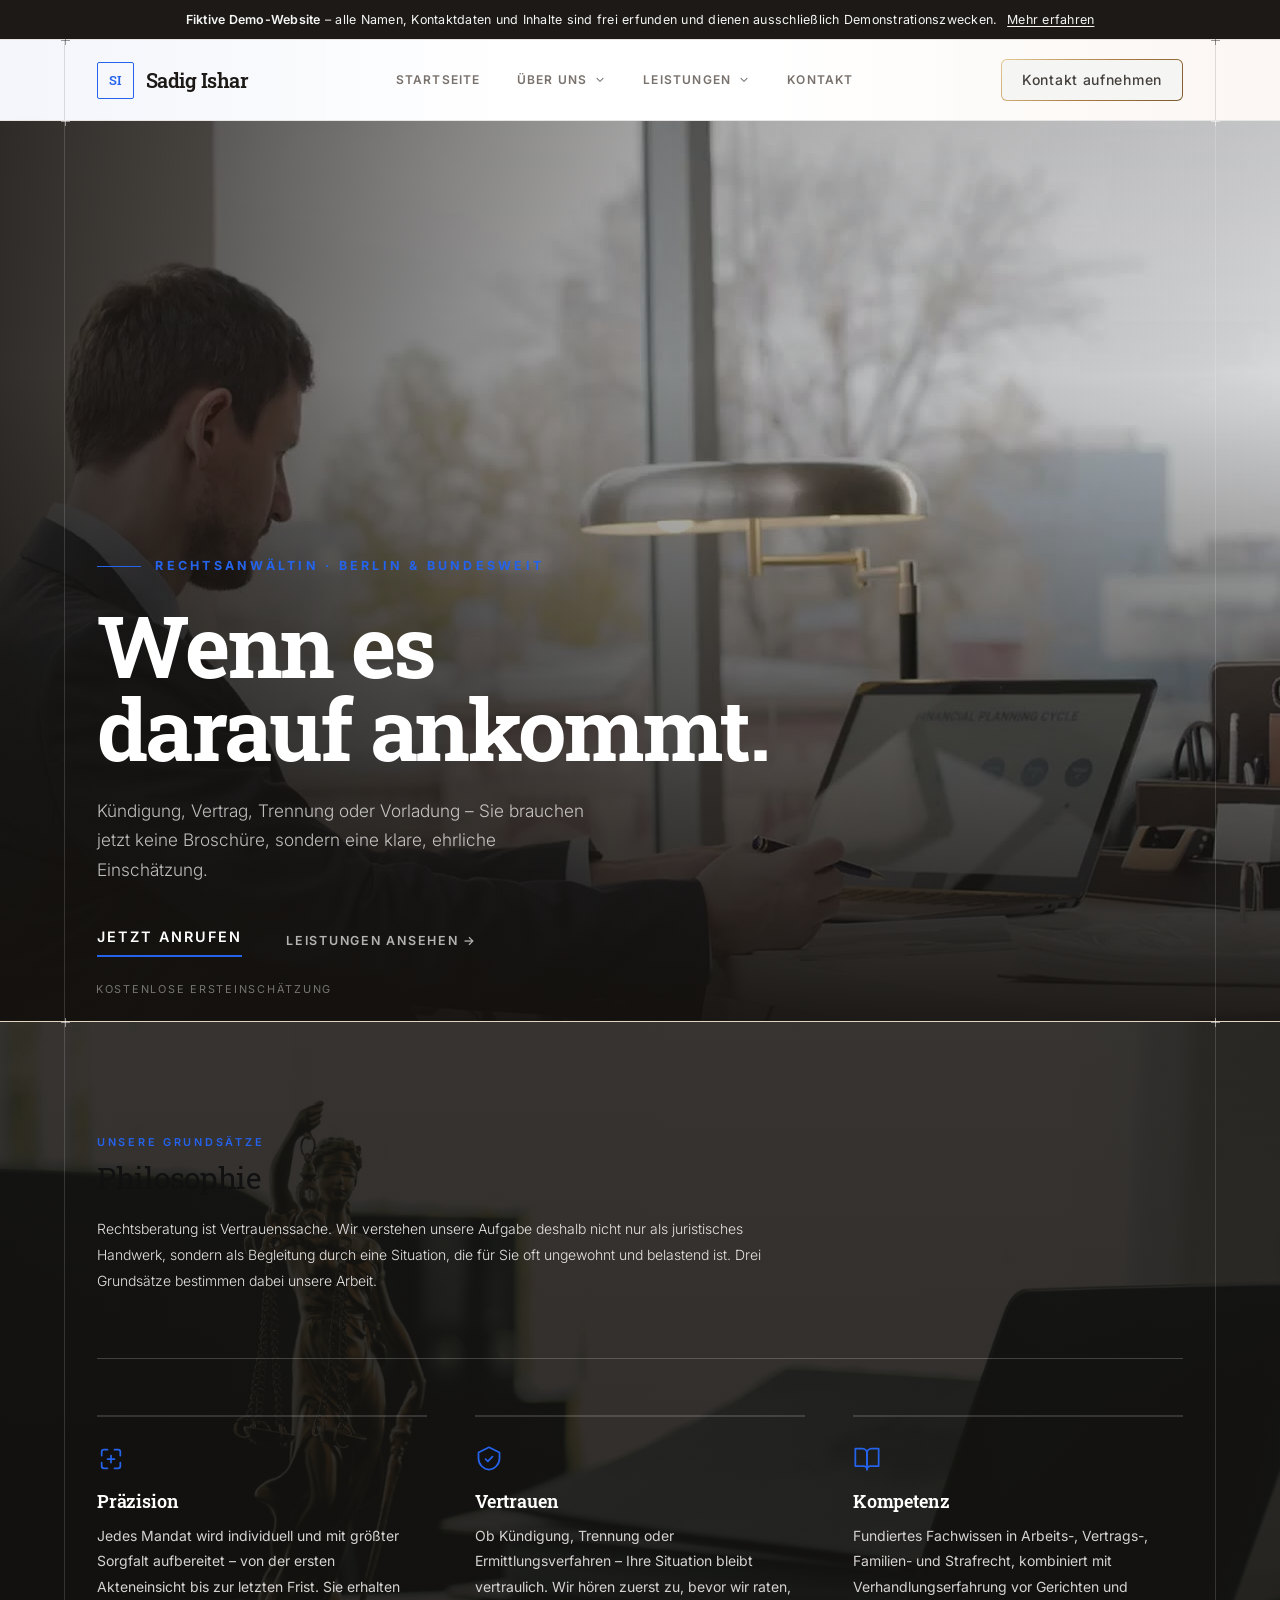
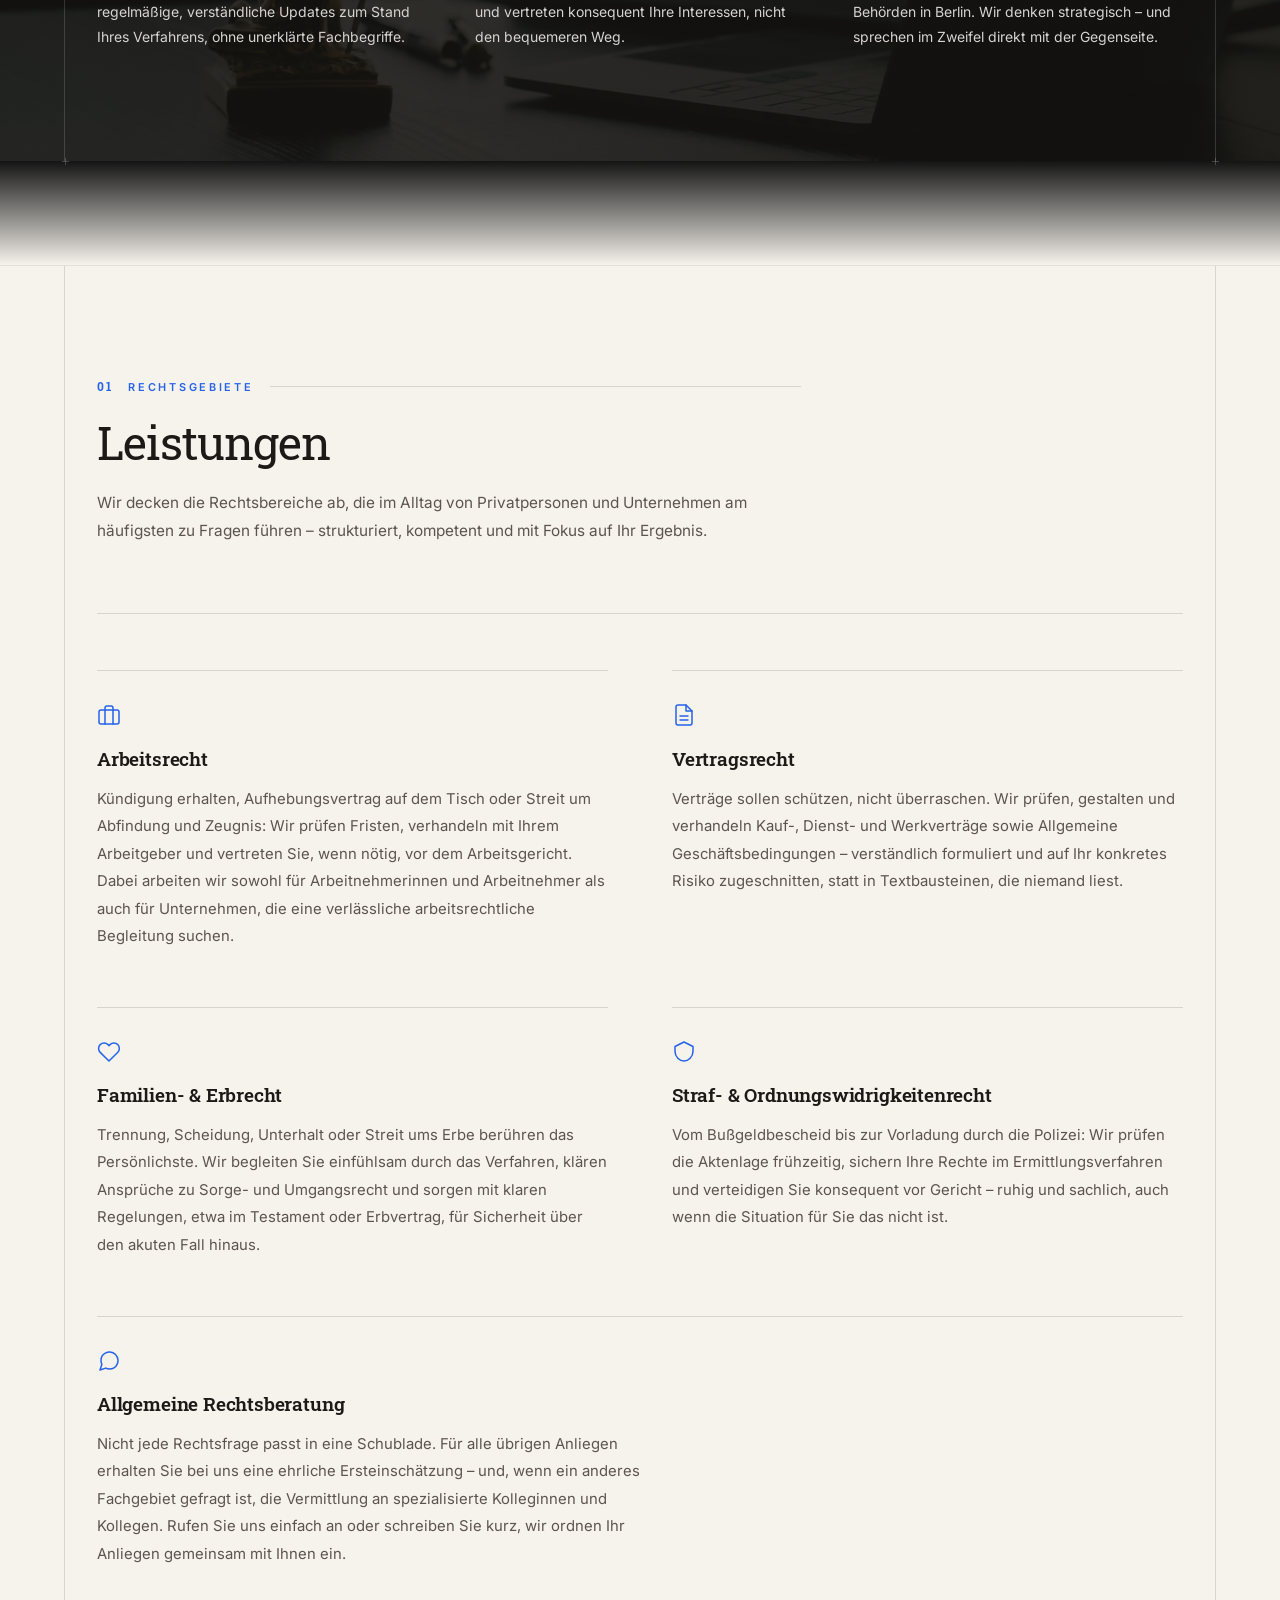
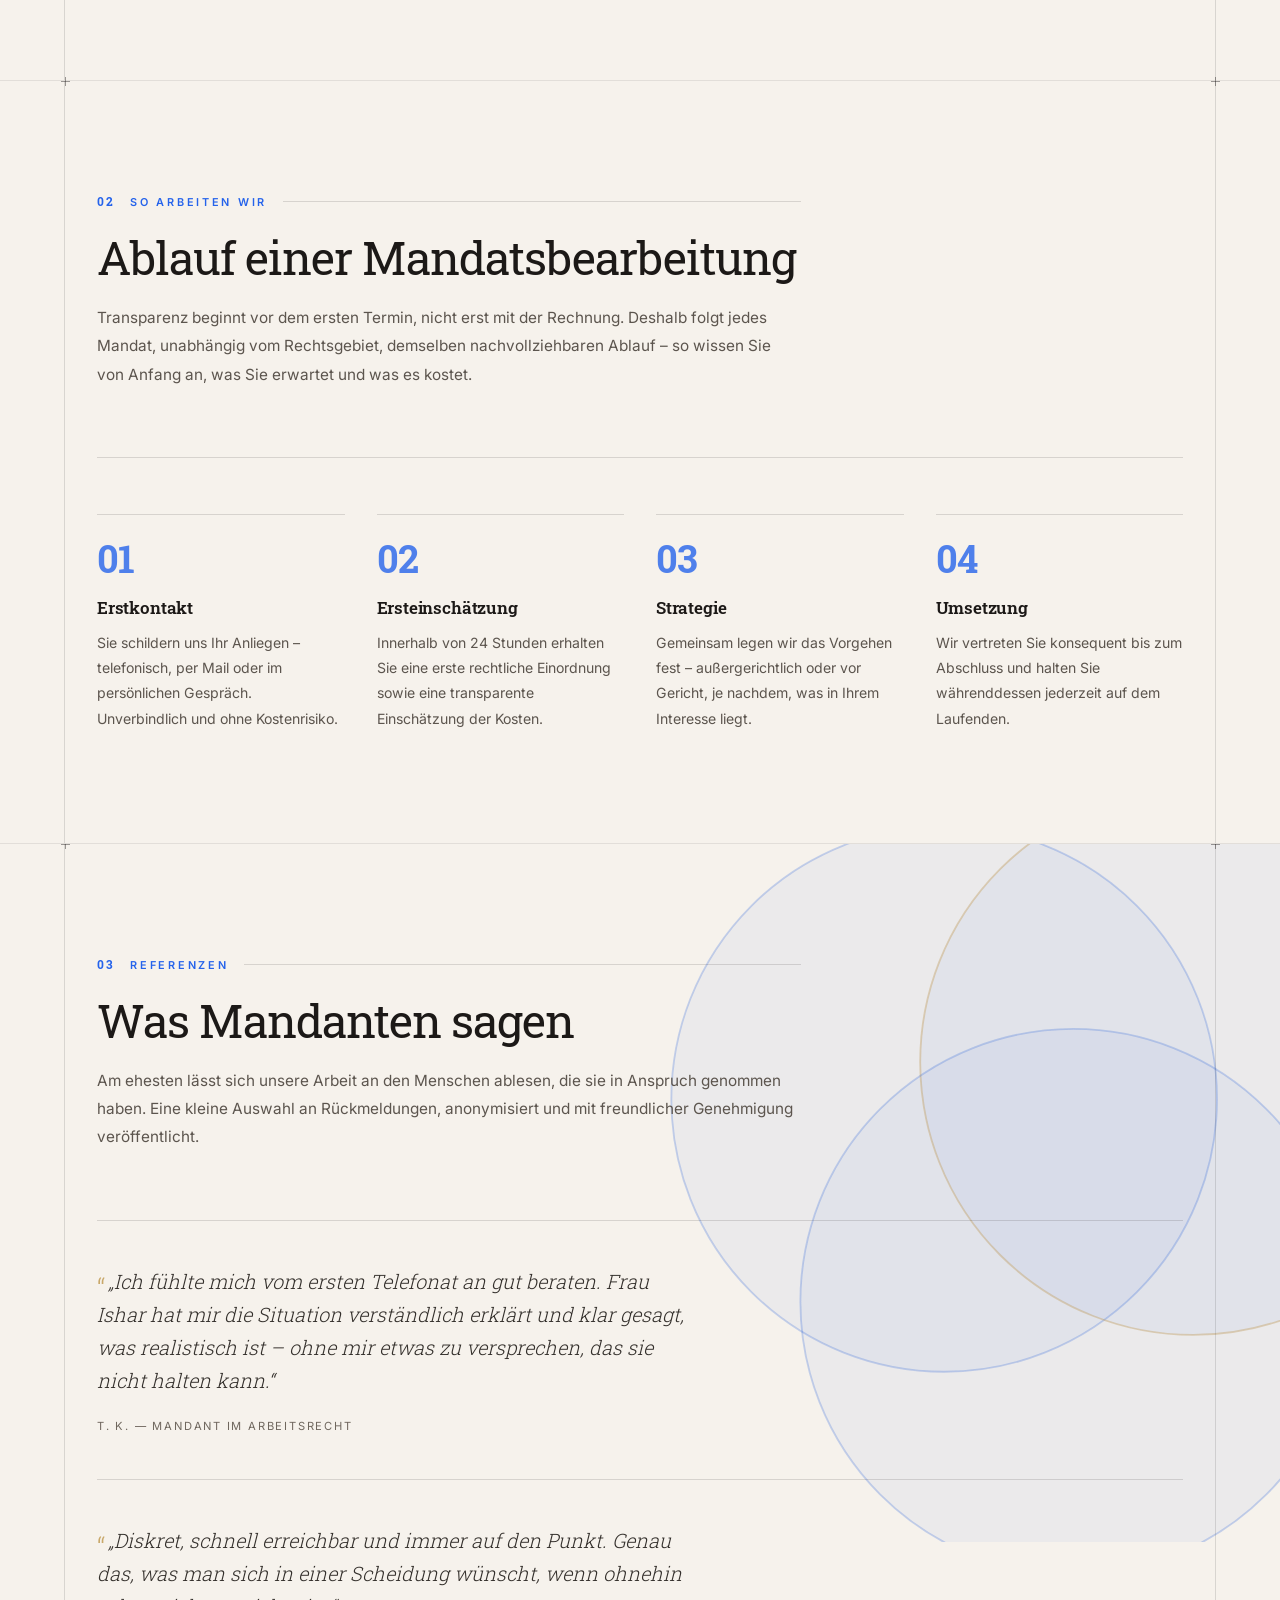
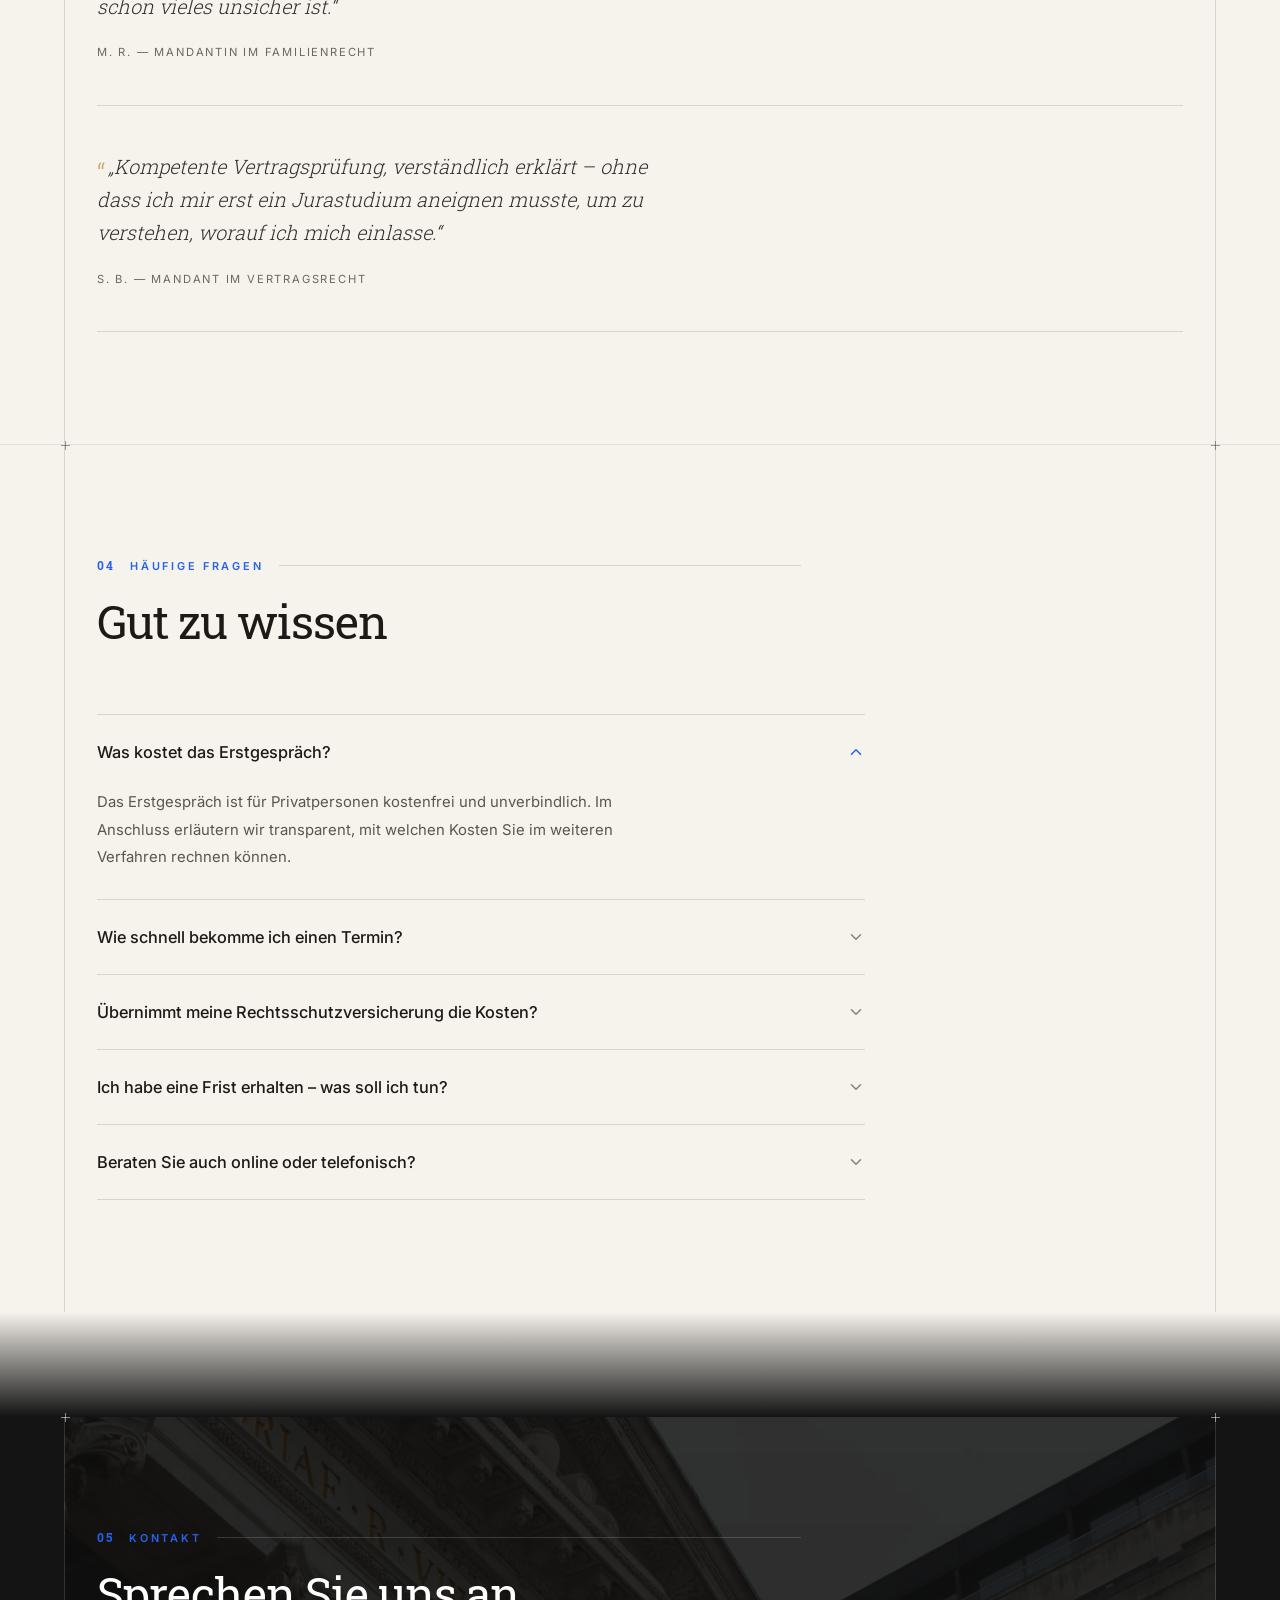
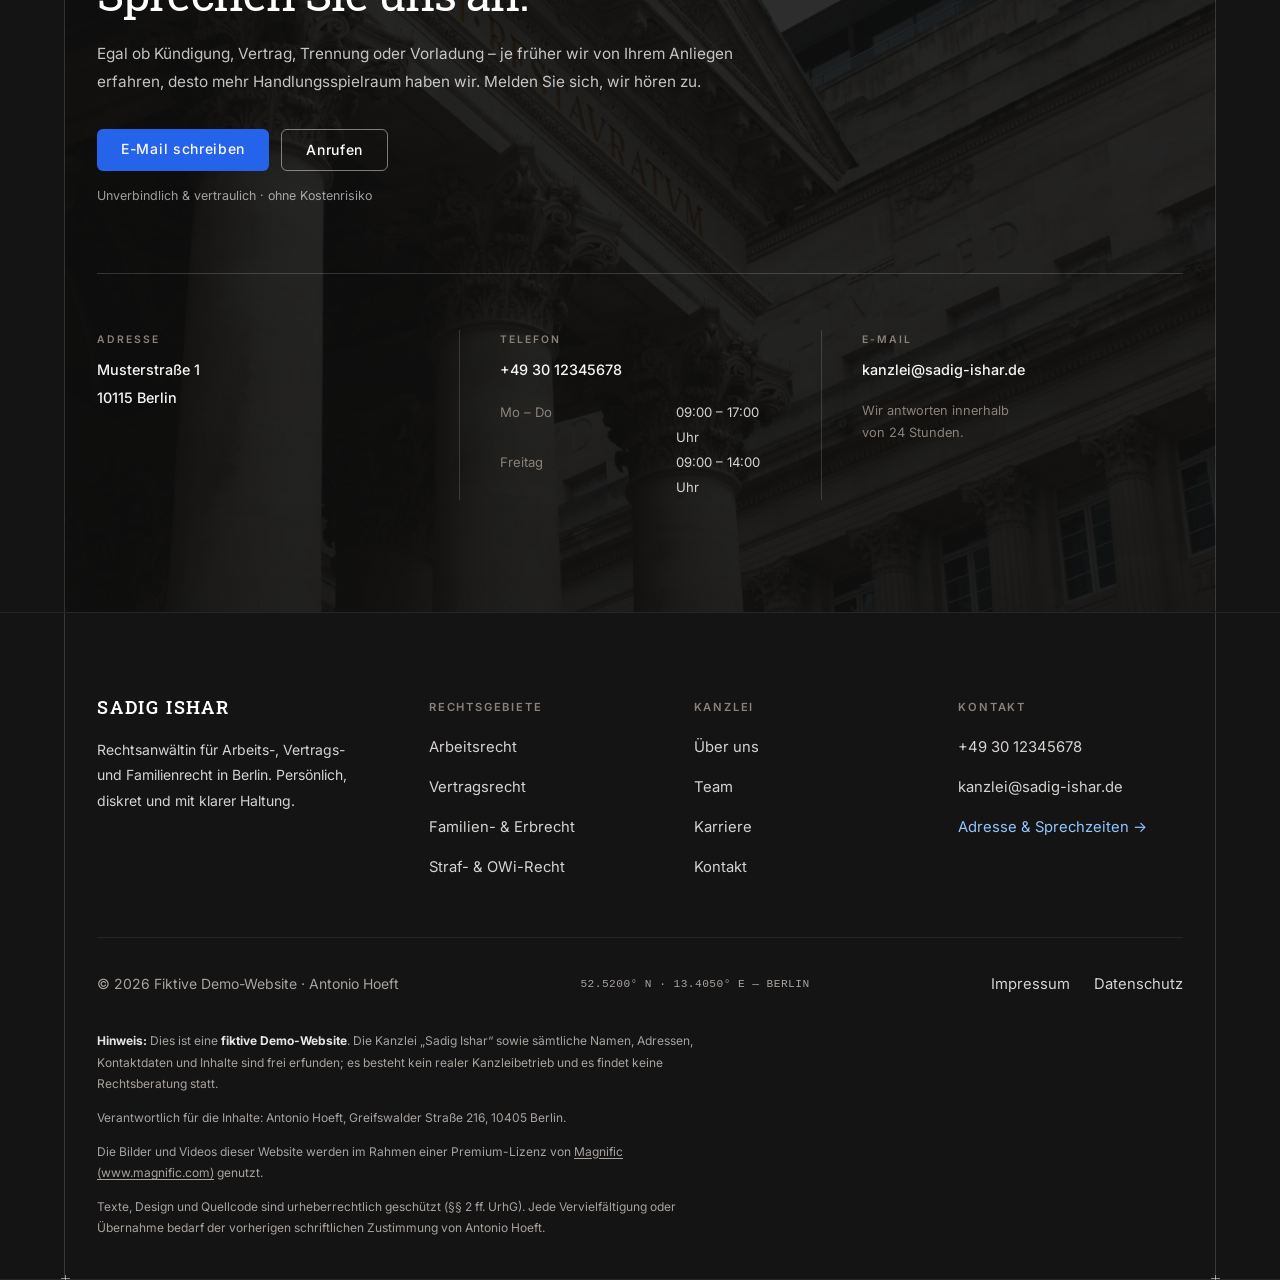
<file: index.html>
<!DOCTYPE html>
<html lang="de">
<head>
  <meta charset="UTF-8" />
  <meta name="viewport" content="width=device-width, initial-scale=1.0" />
  <title>Sadig Ishar – Rechtsanwältin Berlin</title>
  <meta name="description" content="Rechtsanwältin Sadig Ishar – Berlin. Beratung und Vertretung in Arbeitsrecht, Vertragsrecht, Familien- & Erbrecht sowie Straf- und Ordnungswidrigkeitenrecht. Persönlich, diskret, transparent." />
  <link rel="preconnect" href="https://fonts.googleapis.com">
  <link rel="preconnect" href="https://fonts.gstatic.com" crossorigin>
  <link href="https://fonts.googleapis.com/css2?family=Roboto+Slab:wght@300;400;600;700&family=Inter:wght@300;400;500;600&display=swap" rel="stylesheet">
  <link rel="stylesheet" href="styles.css" />
  <noscript><style>.reveal{opacity:1!important;transform:none!important;}</style></noscript>
  <link rel="icon" href="favicon.svg" type="image/svg+xml" />
  <link rel="stylesheet" href="tailwind.css" />
</head>
<body class="bg-white">

  <!-- ─── Demo-Hinweis ─────────────────────────── -->
  <div role="note" style="background:#1c1917; color:#f5f5f4; font-size:.78rem; line-height:1.6; text-align:center; padding:.6rem 1rem; letter-spacing:.02em;">
    <strong style="font-weight:600;">Fiktive Demo-Website</strong> – alle Namen, Kontaktdaten und Inhalte sind frei erfunden und dienen ausschließlich Demonstrationszwecken.
    <a href="impressum.html" style="text-decoration:underline; text-underline-offset:2px; margin-left:.35rem;">Mehr erfahren</a>
  </div>

  <!-- ─── Navigation ───────────────────────────── -->
  <header class="site-header sticky top-0 z-50 backdrop-blur border-t border-b border-stone-200">
    <div class="max-w-6xl mx-auto px-4 sm:px-6 lg:px-8 keyline" style="position:relative;">
      <span class="keyline-cross tl" aria-hidden="true"></span>
      <span class="keyline-cross tr" aria-hidden="true"></span>
      <div class="h-20 flex items-center justify-between">

        <a href="#" class="flex items-center gap-3">
          <span class="logo-mark" aria-hidden="true">SI</span>
          <span class="text-xl font-semibold tracking-tight text-stone-900" style="font-family:'Roboto Slab',serif;">Sadig Ishar</span>
        </a>

        <nav class="hidden lg:flex items-center gap-9 text-xs font-semibold tracking-[.1em] uppercase">
          <a href="#" class="py-2 text-stone-500 hover:text-stone-900">Startseite</a>

          <div class="relative group">
            <button class="inline-flex items-center gap-1.5 py-2 text-stone-500 hover:text-stone-900 uppercase focus:outline-none" aria-haspopup="true" aria-expanded="false">
              Über uns
              <svg class="h-3.5 w-3.5 transition-transform duration-200 group-hover:rotate-180" viewBox="0 0 20 20" fill="currentColor">
                <path fill-rule="evenodd" d="M5.23 7.21a.75.75 0 011.06.02L10 10.94l3.71-3.71a.75.75 0 111.06 1.06l-4.24 4.24a.75.75 0 01-1.06 0L5.21 8.29a.75.75 0 01.02-1.08z" clip-rule="evenodd"/>
              </svg>
            </button>
            <div class="pointer-events-none absolute left-0 top-full mt-3 w-56 bg-white border border-stone-200 shadow-sm opacity-0 translate-y-1 transition duration-150 ease-out">
              <div class="py-2 normal-case tracking-normal font-medium">
                <a href="#" class="block px-4 py-2.5 text-sm text-stone-700 hover:bg-[#f2ebe0] hover:text-stone-900">Kanzlei</a>
                <a href="#" class="block px-4 py-2.5 text-sm text-stone-700 hover:bg-[#f2ebe0] hover:text-stone-900">Team</a>
                <a href="#" class="block px-4 py-2.5 text-sm text-stone-700 hover:bg-[#f2ebe0] hover:text-stone-900">Karriere</a>
              </div>
            </div>
          </div>

          <div class="relative group">
            <button class="inline-flex items-center gap-1.5 py-2 text-stone-500 hover:text-stone-900 uppercase focus:outline-none" aria-haspopup="true" aria-expanded="false">
              Leistungen
              <svg class="h-3.5 w-3.5 transition-transform duration-200 group-hover:rotate-180" viewBox="0 0 20 20" fill="currentColor">
                <path fill-rule="evenodd" d="M5.23 7.21a.75.75 0 011.06.02L10 10.94l3.71-3.71a.75.75 0 111.06 1.06l-4.24 4.24a.75.75 0 01-1.06 0L5.21 8.29a.75.75 0 01.02-1.08z" clip-rule="evenodd"/>
              </svg>
            </button>
            <div class="pointer-events-none absolute left-0 top-full mt-3 w-64 bg-white border border-stone-200 shadow-sm opacity-0 translate-y-1 transition duration-150 ease-out
                         group-hover:opacity-100 group-hover:translate-y-0 group-hover:pointer-events-auto focus-within:opacity-100 focus-within:translate-y-0">
              <div class="py-2 normal-case tracking-normal font-medium">
                <a href="#leistungen" class="block px-4 py-2.5 text-sm text-stone-700 hover:bg-[#f2ebe0] hover:text-stone-900">Arbeitsrecht</a>
                <a href="#leistungen" class="block px-4 py-2.5 text-sm text-stone-700 hover:bg-[#f2ebe0] hover:text-stone-900">Vertragsrecht</a>
                <a href="#leistungen" class="block px-4 py-2.5 text-sm text-stone-700 hover:bg-[#f2ebe0] hover:text-stone-900">Familien- &amp; Erbrecht</a>
                <a href="#leistungen" class="block px-4 py-2.5 text-sm text-stone-700 hover:bg-[#f2ebe0] hover:text-stone-900">Straf- &amp; OWi-Recht</a>
                <a href="#leistungen" class="block px-4 py-2.5 text-sm text-stone-700 hover:bg-[#f2ebe0] hover:text-stone-900">Allgemeine Beratung</a>
              </div>
            </div>
          </div>

          <a href="#kontakt" class="py-2 text-stone-500 hover:text-stone-900">Kontakt</a>
        </nav>

        <a href="#kontakt" class="btn-contact-header hidden md:inline-flex items-center rounded-md px-5 py-2.5 text-sm font-medium">
          Kontakt aufnehmen
        </a>

        <!-- Animierter Hamburger-Button -->
        <button id="mob-btn" class="lg:hidden" aria-label="Menü öffnen" aria-expanded="false" aria-controls="mob-overlay">
          <span class="icon-bar bar-1"></span>
          <span class="icon-bar bar-2"></span>
          <span class="icon-bar bar-3"></span>
        </button>
      </div>
    </div>
  </header>

  <!-- ─── Backdrop ───────────────────────────────── -->
  <div id="mob-backdrop" class="mob-backdrop" aria-hidden="true"></div>

  <!-- ─── Slide-in Mobilmenü ──────────────────────── -->
  <div id="mob-overlay" class="mob-overlay" role="dialog" aria-modal="true" aria-label="Navigation">
    <button class="mob-close" onclick="closeMob()" aria-label="Menü schließen">
      <svg width="20" height="20" viewBox="0 0 24 24" fill="none" stroke="currentColor" stroke-width="1.75" stroke-linecap="round" stroke-linejoin="round">
        <line x1="18" y1="6" x2="6" y2="18"/><line x1="6" y1="6" x2="18" y2="18"/>
      </svg>
    </button>
    <div class="mob-inner">
      <div>
        <span class="eyebrow mob-eyebrow">Navigation</span>
        <nav>
        <a href="#" class="mob-nav-link" onclick="closeMob()">Startseite</a>

        <div class="mob-nav-link" id="mob-about-btn" role="button" tabindex="0">
          <span>Über uns</span>
          <svg class="mob-chevron" id="mob-about-chev" viewBox="0 0 12 12"><polyline points="2,4 6,8 10,4"/></svg>
        </div>
        <div class="mob-sub hidden" id="mobile-about-menu">
          <a href="#" onclick="closeMob()">Kanzlei</a>
          <a href="#" onclick="closeMob()">Team</a>
          <a href="#" onclick="closeMob()">Karriere</a>
        </div>

        <div class="mob-nav-link" id="mob-services-btn" role="button" tabindex="0">
          <span>Leistungen</span>
          <svg class="mob-chevron" id="mob-services-chev" viewBox="0 0 12 12"><polyline points="2,4 6,8 10,4"/></svg>
        </div>
        <div class="mob-sub hidden" id="mobile-services-menu">
          <a href="#leistungen" onclick="closeMob()">Arbeitsrecht</a>
          <a href="#leistungen" onclick="closeMob()">Vertragsrecht</a>
          <a href="#leistungen" onclick="closeMob()">Familien- &amp; Erbrecht</a>
          <a href="#leistungen" onclick="closeMob()">Straf- &amp; OWi-Recht</a>
          <a href="#leistungen" onclick="closeMob()">Allgemeine Beratung</a>
        </div>

        <a href="#kontakt" class="mob-nav-link" onclick="closeMob()">Kontakt</a>
        </nav>
      </div>

      <div class="mob-footer">
        <span class="eyebrow mob-eyebrow" style="margin-bottom:.75rem;">Kontakt</span>
        <a href="tel:+493012345678" class="btn-primary rounded-md px-5 py-2.5 text-sm font-medium text-center mb-1">Rufen Sie uns an</a>
        <a href="mailto:kanzlei@sadig-ishar.de" class="mob-email">kanzlei@sadig-ishar.de</a>
      </div>
    </div>
  </div>

  <main id="main">

  <!-- ─── Hero ──────────────────────────────────── -->
  <section class="hero">

    <div class="hero-media">
      <video class="hero-video" muted loop playsinline preload="none" poster="hero-poster.jpg" aria-hidden="true">
        <source src="hero.mp4" type="video/mp4" />
      </video>
    </div>

    <div class="hero-inner max-w-6xl mx-auto px-4 sm:px-6 lg:px-8 keyline-dark" style="position:relative;">
      <span class="keyline-cross tl dark" aria-hidden="true"></span>
      <span class="keyline-cross tr dark" aria-hidden="true"></span>

      <span class="hero-eyebrow">Rechtsanwältin · Berlin &amp; bundesweit</span>

      <h1 class="hero-headline">Wenn es<br>darauf ankommt.</h1>

      <p class="hero-sub">
        Kündigung, Vertrag, Trennung oder Vorladung – Sie brauchen jetzt keine
        Broschüre, sondern eine klare, ehrliche Einschätzung.
      </p>

      <div class="hero-actions">
        <a href="tel:+493012345678" class="hero-call">
          <span class="lbl">Jetzt anrufen</span>
          <span class="num">+49 30 12345678</span>
        </a>
        <a href="#leistungen" class="hero-secondary">Leistungen ansehen →</a>
      </div>
    </div>

    <div class="hero-meta max-w-6xl mx-auto px-4 sm:px-6 lg:px-8">
      <span>Kostenlose Ersteinschätzung</span>
    </div>
  </section>

  <!-- ─── Philosophie ───────────────────────────── -->
  <section class="philosophie-bg border-t border-[#e2d5c0]">
    <div class="max-w-6xl mx-auto px-4 sm:px-6 lg:px-8 py-28 keyline-dark" style="position:relative;">
      <span class="keyline-cross tl dark" aria-hidden="true"></span>
      <span class="keyline-cross tr dark" aria-hidden="true"></span>
      <span class="keyline-cross bl dark subtle" aria-hidden="true"></span>
      <span class="keyline-cross br dark subtle" aria-hidden="true"></span>
      <div class="mb-16 max-w-2xl">
        <span class="eyebrow" style="color:#2563eb;">Unsere Grundsätze</span>
        <h2 class="text-3xl font-normal mb-5" style="color:#111111;">Philosophie</h2>
        <p class="text-stone-200 text-sm leading-[1.85] font-light">
          Rechtsberatung ist Vertrauenssache. Wir verstehen unsere Aufgabe
          deshalb nicht nur als juristisches Handwerk, sondern als
          Begleitung durch eine Situation, die für Sie oft ungewohnt und
          belastend ist. Drei Grundsätze bestimmen dabei unsere Arbeit.
        </p>
      </div>
      <hr class="rule mb-14" style="border-top-color:rgba(255,255,255,.2);">
      <div class="grid md:grid-cols-3 gap-12">

        <div class="phil-col">
          <div class="phil-icon">
            <svg width="28" height="28" viewBox="0 0 24 24" fill="none" stroke="currentColor" stroke-width="1.5" stroke-linecap="round" stroke-linejoin="round">
              <path d="M4 9V6a2 2 0 0 1 2-2h3"/>
              <path d="M15 4h3a2 2 0 0 1 2 2v3"/>
              <path d="M20 15v3a2 2 0 0 1-2 2h-3"/>
              <path d="M9 20H6a2 2 0 0 1-2-2v-3"/>
              <line x1="12" y1="9" x2="12" y2="15"/><line x1="9" y1="12" x2="15" y2="12"/>
            </svg>
          </div>
          <h3>Präzision</h3>
          <p>Jedes Mandat wird individuell und mit größter Sorgfalt aufbereitet – von der ersten Akteneinsicht bis zur letzten Frist. Sie erhalten regelmäßige, verständliche Updates zum Stand Ihres Verfahrens, ohne unerklärte Fachbegriffe.</p>
        </div>

        <div class="phil-col">
          <div class="phil-icon">
            <svg width="28" height="28" viewBox="0 0 24 24" fill="none" stroke="currentColor" stroke-width="1.5" stroke-linecap="round" stroke-linejoin="round">
              <path d="M12 2L3 6.5v5c0 5.25 4.5 9.5 9 9.5s9-4.25 9-9.5v-5L12 2z"/>
              <polyline points="9,12 11,14 15,10"/>
            </svg>
          </div>
          <h3>Vertrauen</h3>
          <p>Ob Kündigung, Trennung oder Ermittlungsverfahren – Ihre Situation bleibt vertraulich. Wir hören zuerst zu, bevor wir raten, und vertreten konsequent Ihre Interessen, nicht den bequemeren Weg.</p>
        </div>

        <div class="phil-col">
          <div class="phil-icon">
            <svg width="28" height="28" viewBox="0 0 24 24" fill="none" stroke="currentColor" stroke-width="1.5" stroke-linecap="round" stroke-linejoin="round">
              <path d="M2 3h6a4 4 0 0 1 4 4v14a3 3 0 0 0-3-3H2z"/>
              <path d="M22 3h-6a4 4 0 0 0-4 4v14a3 3 0 0 1 3-3h7z"/>
            </svg>
          </div>
          <h3>Kompetenz</h3>
          <p>Fundiertes Fachwissen in Arbeits-, Vertrags-, Familien- und Strafrecht, kombiniert mit Verhandlungserfahrung vor Gerichten und Behörden in Berlin. Wir denken strategisch – und sprechen im Zweifel direkt mit der Gegenseite.</p>
        </div>

      </div>
    </div>
  </section>

  <hr class="seam seam--dp" aria-hidden="true">

  <!-- ─── Leistungen ────────────────────────────── -->
  <section id="leistungen" class="paper chapter">
    <div class="max-w-6xl mx-auto px-4 sm:px-6 lg:px-8 py-28 keyline" style="position:relative;">
      <header class="chapter-head reveal">
        <div class="chapter-meta">
          <span class="chapter-index">01</span>
          <span class="eyebrow">Rechtsgebiete</span>
        </div>
        <h2 class="chapter-title">Leistungen</h2>
        <p class="chapter-lead">
          Wir decken die Rechtsbereiche ab, die im Alltag von Privatpersonen und
          Unternehmen am häufigsten zu Fragen führen – strukturiert, kompetent
          und mit Fokus auf Ihr Ergebnis.
        </p>
      </header>
      <hr class="chapter-rule">

      <div class="grid md:grid-cols-2 gap-x-16 gap-y-14 reveal">

        <div class="service-col">
          <div class="service-icon">
            <svg width="24" height="24" viewBox="0 0 24 24" fill="none" stroke="currentColor" stroke-width="1.5" stroke-linecap="round" stroke-linejoin="round">
              <rect x="2" y="7" width="20" height="14" rx="2"/><path d="M16 21V5a2 2 0 0 0-2-2h-4a2 2 0 0 0-2 2v16"/>
            </svg>
          </div>
          <h3>Arbeitsrecht</h3>
          <p>Kündigung erhalten, Aufhebungsvertrag auf dem Tisch oder Streit um Abfindung und Zeugnis: Wir prüfen Fristen, verhandeln mit Ihrem Arbeitgeber und vertreten Sie, wenn nötig, vor dem Arbeitsgericht. Dabei arbeiten wir sowohl für Arbeitnehmerinnen und Arbeitnehmer als auch für Unternehmen, die eine verlässliche arbeitsrechtliche Begleitung suchen.</p>
        </div>

        <div class="service-col">
          <div class="service-icon">
            <svg width="24" height="24" viewBox="0 0 24 24" fill="none" stroke="currentColor" stroke-width="1.5" stroke-linecap="round" stroke-linejoin="round">
              <path d="M14 2H6a2 2 0 0 0-2 2v16a2 2 0 0 0 2 2h12a2 2 0 0 0 2-2V8z"/><polyline points="14 2 14 8 20 8"/>
              <line x1="8" y1="13" x2="16" y2="13"/><line x1="8" y1="17" x2="16" y2="17"/>
            </svg>
          </div>
          <h3>Vertragsrecht</h3>
          <p>Verträge sollen schützen, nicht überraschen. Wir prüfen, gestalten und verhandeln Kauf-, Dienst- und Werkverträge sowie Allgemeine Geschäftsbedingungen – verständlich formuliert und auf Ihr konkretes Risiko zugeschnitten, statt in Textbausteinen, die niemand liest.</p>
        </div>

        <div class="service-col">
          <div class="service-icon">
            <svg width="24" height="24" viewBox="0 0 24 24" fill="none" stroke="currentColor" stroke-width="1.5" stroke-linecap="round" stroke-linejoin="round">
              <path d="M20.8 4.6a5.5 5.5 0 0 0-7.8 0L12 5.6l-1-1a5.5 5.5 0 0 0-7.8 7.8l1 1L12 21l7.8-7.8 1-1a5.5 5.5 0 0 0 0-7.6z"/>
            </svg>
          </div>
          <h3>Familien- &amp; Erbrecht</h3>
          <p>Trennung, Scheidung, Unterhalt oder Streit ums Erbe berühren das Persönlichste. Wir begleiten Sie einfühlsam durch das Verfahren, klären Ansprüche zu Sorge- und Umgangsrecht und sorgen mit klaren Regelungen, etwa im Testament oder Erbvertrag, für Sicherheit über den akuten Fall hinaus.</p>
        </div>

        <div class="service-col">
          <div class="service-icon">
            <svg width="24" height="24" viewBox="0 0 24 24" fill="none" stroke="currentColor" stroke-width="1.5" stroke-linecap="round" stroke-linejoin="round">
              <path d="M12 2L3 6.5v5c0 5.25 4.5 9.5 9 9.5s9-4.25 9-9.5v-5L12 2z"/>
            </svg>
          </div>
          <h3>Straf- &amp; Ordnungswidrigkeitenrecht</h3>
          <p>Vom Bußgeldbescheid bis zur Vorladung durch die Polizei: Wir prüfen die Aktenlage frühzeitig, sichern Ihre Rechte im Ermittlungsverfahren und verteidigen Sie konsequent vor Gericht – ruhig und sachlich, auch wenn die Situation für Sie das nicht ist.</p>
        </div>

        <div class="service-col md:col-span-2">
          <div class="service-icon">
            <svg width="24" height="24" viewBox="0 0 24 24" fill="none" stroke="currentColor" stroke-width="1.5" stroke-linecap="round" stroke-linejoin="round">
              <path d="M21 11.5a8.38 8.38 0 0 1-.9 3.8 8.5 8.5 0 0 1-7.6 4.7 8.38 8.38 0 0 1-3.8-.9L3 21l1.9-5.7a8.38 8.38 0 0 1-.9-3.8 8.5 8.5 0 0 1 4.7-7.6 8.38 8.38 0 0 1 3.8-.9h.5a8.48 8.48 0 0 1 8 8v.5z"/>
            </svg>
          </div>
          <h3>Allgemeine Rechtsberatung</h3>
          <p style="max-width:62ch;">Nicht jede Rechtsfrage passt in eine Schublade. Für alle übrigen Anliegen erhalten Sie bei uns eine ehrliche Ersteinschätzung – und, wenn ein anderes Fachgebiet gefragt ist, die Vermittlung an spezialisierte Kolleginnen und Kollegen. Rufen Sie uns einfach an oder schreiben Sie kurz, wir ordnen Ihr Anliegen gemeinsam mit Ihnen ein.</p>
        </div>

      </div>
    </div>
  </section>

  <!-- ─── Ablauf ─────────────────────────────────── -->
  <section class="paper chapter">
    <div class="max-w-6xl mx-auto px-4 sm:px-6 lg:px-8 py-28 keyline" style="position:relative;">
      <span class="keyline-cross tl" aria-hidden="true"></span>
      <span class="keyline-cross tr" aria-hidden="true"></span>
      <header class="chapter-head reveal">
        <div class="chapter-meta">
          <span class="chapter-index">02</span>
          <span class="eyebrow">So arbeiten wir</span>
        </div>
        <h2 class="chapter-title">Ablauf einer Mandatsbearbeitung</h2>
        <p class="chapter-lead">
          Transparenz beginnt vor dem ersten Termin, nicht erst mit der Rechnung.
          Deshalb folgt jedes Mandat, unabhängig vom Rechtsgebiet, demselben
          nachvollziehbaren Ablauf – so wissen Sie von Anfang an, was Sie
          erwartet und was es kostet.
        </p>
      </header>
      <hr class="chapter-rule">

      <div class="grid md:grid-cols-4 gap-8 reveal">
        <div class="process-step">
          <span class="process-num">01</span>
          <h3>Erstkontakt</h3>
          <p>Sie schildern uns Ihr Anliegen – telefonisch, per Mail oder im persönlichen Gespräch. Unverbindlich und ohne Kostenrisiko.</p>
        </div>
        <div class="process-step">
          <span class="process-num">02</span>
          <h3>Ersteinschätzung</h3>
          <p>Innerhalb von 24 Stunden erhalten Sie eine erste rechtliche Einordnung sowie eine transparente Einschätzung der Kosten.</p>
        </div>
        <div class="process-step">
          <span class="process-num">03</span>
          <h3>Strategie</h3>
          <p>Gemeinsam legen wir das Vorgehen fest – außergerichtlich oder vor Gericht, je nachdem, was in Ihrem Interesse liegt.</p>
        </div>
        <div class="process-step">
          <span class="process-num">04</span>
          <h3>Umsetzung</h3>
          <p>Wir vertreten Sie konsequent bis zum Abschluss und halten Sie währenddessen jederzeit auf dem Laufenden.</p>
        </div>
      </div>
    </div>
  </section>

  <!-- ─── Referenzen ─────────────────────────────── -->
  <section class="paper chapter referenzen">
    <svg class="ref-shapes" viewBox="0 0 460 400" fill="none" aria-hidden="true" xmlns="http://www.w3.org/2000/svg">
      <circle class="disc" cx="165" cy="160" r="148"/>
      <circle class="disc" cx="300" cy="140" r="148"/>
      <circle class="disc" cx="235" cy="270" r="148"/>
      <circle class="ring" cx="165" cy="160" r="148"/>
      <circle class="ring ring--gold" cx="300" cy="140" r="148"/>
      <circle class="ring" cx="235" cy="270" r="148"/>
    </svg>
    <div class="max-w-6xl mx-auto px-4 sm:px-6 lg:px-8 py-28 keyline" style="position:relative;">
      <span class="keyline-cross tl" aria-hidden="true"></span>
      <span class="keyline-cross tr" aria-hidden="true"></span>
      <header class="chapter-head reveal">
        <div class="chapter-meta">
          <span class="chapter-index">03</span>
          <span class="eyebrow">Referenzen</span>
        </div>
        <h2 class="chapter-title">Was Mandanten sagen</h2>
        <p class="chapter-lead">
          Am ehesten lässt sich unsere Arbeit an den Menschen ablesen, die sie
          in Anspruch genommen haben. Eine kleine Auswahl an Rückmeldungen,
          anonymisiert und mit freundlicher Genehmigung veröffentlicht.
        </p>
      </header>

      <div class="reveal">
        <div class="testimonial-row">
          <p class="testimonial-text">„Ich fühlte mich vom ersten Telefonat an gut beraten. Frau Ishar hat mir die Situation verständlich erklärt und klar gesagt, was realistisch ist – ohne mir etwas zu versprechen, das sie nicht halten kann.“</p>
          <p class="testimonial-name">T. K. — Mandant im Arbeitsrecht</p>
        </div>
        <div class="testimonial-row">
          <p class="testimonial-text">„Diskret, schnell erreichbar und immer auf den Punkt. Genau das, was man sich in einer Scheidung wünscht, wenn ohnehin schon vieles unsicher ist.“</p>
          <p class="testimonial-name">M. R. — Mandantin im Familienrecht</p>
        </div>
        <div class="testimonial-row">
          <p class="testimonial-text">„Kompetente Vertragsprüfung, verständlich erklärt – ohne dass ich mir erst ein Jurastudium aneignen musste, um zu verstehen, worauf ich mich einlasse.“</p>
          <p class="testimonial-name">S. B. — Mandant im Vertragsrecht</p>
        </div>
      </div>
    </div>
  </section>

  <!-- ─── FAQ ────────────────────────────────────── -->
  <section class="paper chapter">
    <div class="max-w-6xl mx-auto px-4 sm:px-6 lg:px-8 py-28 keyline" style="position:relative;">
      <span class="keyline-cross tl" aria-hidden="true"></span>
      <span class="keyline-cross tr" aria-hidden="true"></span>
      <div class="max-w-3xl">
      <header class="chapter-head reveal">
        <div class="chapter-meta">
          <span class="chapter-index">04</span>
          <span class="eyebrow">Häufige Fragen</span>
        </div>
        <h2 class="chapter-title">Gut zu wissen</h2>
      </header>

      <div class="reveal">
        <details class="faq-item" open>
          <summary>Was kostet das Erstgespräch?
            <svg class="faq-chevron" width="18" height="18" viewBox="0 0 24 24" fill="none" stroke="currentColor" stroke-width="2" stroke-linecap="round" stroke-linejoin="round"><polyline points="6 9 12 15 18 9"/></svg>
          </summary>
          <p>Das Erstgespräch ist für Privatpersonen kostenfrei und unverbindlich. Im Anschluss erläutern wir transparent, mit welchen Kosten Sie im weiteren Verfahren rechnen können.</p>
        </details>
        <details class="faq-item">
          <summary>Wie schnell bekomme ich einen Termin?
            <svg class="faq-chevron" width="18" height="18" viewBox="0 0 24 24" fill="none" stroke="currentColor" stroke-width="2" stroke-linecap="round" stroke-linejoin="round"><polyline points="6 9 12 15 18 9"/></svg>
          </summary>
          <p>In dringenden Fällen – etwa bei laufenden Fristen – bieten wir in der Regel innerhalb von 48 Stunden einen Termin an.</p>
        </details>
        <details class="faq-item">
          <summary>Übernimmt meine Rechtsschutzversicherung die Kosten?
            <svg class="faq-chevron" width="18" height="18" viewBox="0 0 24 24" fill="none" stroke="currentColor" stroke-width="2" stroke-linecap="round" stroke-linejoin="round"><polyline points="6 9 12 15 18 9"/></svg>
          </summary>
          <p>Wir prüfen gemeinsam mit Ihnen Ihre Versicherungsunterlagen und klären die Kostenübernahme direkt mit Ihrer Rechtsschutzversicherung.</p>
        </details>
        <details class="faq-item">
          <summary>Ich habe eine Frist erhalten – was soll ich tun?
            <svg class="faq-chevron" width="18" height="18" viewBox="0 0 24 24" fill="none" stroke="currentColor" stroke-width="2" stroke-linecap="round" stroke-linejoin="round"><polyline points="6 9 12 15 18 9"/></svg>
          </summary>
          <p>Melden Sie sich umgehend telefonisch bei uns. Bei Kündigungen etwa läuft die Klagefrist von nur drei Wochen ab Zugang – hier zählt jeder Tag.</p>
        </details>
        <details class="faq-item">
          <summary>Beraten Sie auch online oder telefonisch?
            <svg class="faq-chevron" width="18" height="18" viewBox="0 0 24 24" fill="none" stroke="currentColor" stroke-width="2" stroke-linecap="round" stroke-linejoin="round"><polyline points="6 9 12 15 18 9"/></svg>
          </summary>
          <p>Ja. Viele Erstgespräche und laufende Abstimmungen finden auf Wunsch per Telefon oder Videocall statt.</p>
        </details>
      </div>
      </div>
    </div>
  </section>

  <hr class="seam seam--pd" aria-hidden="true">

  <!-- ─── Kontakt ───────────────────────────────── -->
  <section id="kontakt" class="chapter chapter--night" style="background:#141414;">
    <div class="max-w-6xl mx-auto px-4 sm:px-6 lg:px-8 py-28 keyline-dark kontakt-bg" style="position:relative;">
      <span class="keyline-cross tl dark" aria-hidden="true"></span>
      <span class="keyline-cross tr dark" aria-hidden="true"></span>
      <header class="chapter-head reveal">
        <div class="chapter-meta">
          <span class="chapter-index">05</span>
          <span class="eyebrow" style="color:#2563eb;">Kontakt</span>
        </div>
        <h2 class="chapter-title">Sprechen Sie uns an.</h2>
        <p class="chapter-lead">
          Egal ob Kündigung, Vertrag, Trennung oder Vorladung – je früher wir
          von Ihrem Anliegen erfahren, desto mehr Handlungsspielraum haben wir.
          Melden Sie sich, wir hören zu.
        </p>
        <div class="flex flex-wrap gap-3 mt-8 mb-4">
          <a href="mailto:kanzlei@sadig-ishar.de" class="btn-primary rounded-md px-6 py-2.5 text-sm font-medium">E-Mail schreiben</a>
          <a href="tel:+493012345678" class="btn-secondary-inverse rounded-md px-6 py-2.5 text-sm font-medium">Anrufen</a>
        </div>
        <p class="hero-trust" style="color:rgba(255,255,255,.6);">Unverbindlich &amp; vertraulich · ohne Kostenrisiko</p>
      </header>
      <hr class="chapter-rule" style="margin-bottom:clamp(2.5rem,5vw,3.5rem);">
      <div class="grid md:grid-cols-3 gap-0 md:divide-x md:divide-white/15">
        <div class="info-col pb-8 md:pb-0 md:pr-10">
          <span class="col-label">Adresse</span>
          <span>Musterstraße 1</span>
          <span>10115 Berlin</span>
        </div>
        <div class="info-col py-8 md:py-0 md:px-10">
          <span class="col-label">Telefon</span>
          <a href="tel:+493012345678">+49 30 12345678</a>
          <div class="mt-4">
            <div class="hours-row"><span>Mo – Do</span><span>09:00 – 17:00 Uhr</span></div>
            <div class="hours-row"><span>Freitag</span><span>09:00 – 14:00 Uhr</span></div>
          </div>
        </div>
        <div class="info-col pt-8 md:pt-0 md:pl-10">
          <span class="col-label">E-Mail</span>
          <a href="mailto:kanzlei@sadig-ishar.de">kanzlei@sadig-ishar.de</a>
          <span class="info-note">Wir antworten innerhalb<br>von 24 Stunden.</span>
        </div>
      </div>
    </div>
  </section>

  <!-- ─── Footer ───────────────────────────────── -->
  </main>

  <footer class="site-footer" style="border-top:1px solid rgba(255,255,255,.08); border-bottom:1px solid rgba(255,255,255,.08);">
    <div class="max-w-6xl mx-auto px-4 sm:px-6 lg:px-8 pt-20 pb-10 keyline-dark" style="position:relative;">
      <span class="keyline-cross bl dark" aria-hidden="true"></span>
      <span class="keyline-cross br dark" aria-hidden="true"></span>

      <div class="grid md:grid-cols-[1.3fr_1fr_1fr_1fr] gap-x-10 gap-y-12 pb-14 border-b border-stone-800">
        <div>
          <span class="text-white font-semibold text-lg" style="font-family:'Roboto Slab',serif; letter-spacing:.1em;">SADIG ISHAR</span>
          <p class="text-stone-300 text-sm leading-[1.85] mt-4" style="max-width:30ch;">
            Rechtsanwältin für Arbeits-, Vertrags- und Familienrecht in Berlin.
            Persönlich, diskret und mit klarer Haltung.
          </p>
        </div>

        <div>
          <span class="footer-col-label">Rechtsgebiete</span>
          <nav class="flex flex-col gap-3 mt-4">
            <a href="#leistungen" class="footer-link">Arbeitsrecht</a>
            <a href="#leistungen" class="footer-link">Vertragsrecht</a>
            <a href="#leistungen" class="footer-link">Familien- &amp; Erbrecht</a>
            <a href="#leistungen" class="footer-link">Straf- &amp; OWi-Recht</a>
          </nav>
        </div>

        <div>
          <span class="footer-col-label">Kanzlei</span>
          <nav class="flex flex-col gap-3 mt-4">
            <a href="#" class="footer-link">Über uns</a>
            <a href="#" class="footer-link">Team</a>
            <a href="#" class="footer-link">Karriere</a>
            <a href="#kontakt" class="footer-link">Kontakt</a>
          </nav>
        </div>

        <div>
          <span class="footer-col-label">Kontakt</span>
          <div class="flex flex-col gap-3 mt-4">
            <a href="tel:+493012345678" class="footer-link">+49 30 12345678</a>
            <a href="mailto:kanzlei@sadig-ishar.de" class="footer-link">kanzlei@sadig-ishar.de</a>
            <a href="#kontakt" class="footer-link" style="color:#93c5fd;">Adresse &amp; Sprechzeiten →</a>
          </div>
        </div>
      </div>

      <div class="pt-8 flex flex-col sm:flex-row items-center justify-between gap-4 text-stone-400 text-sm">
        <span>&copy; 2026 Fiktive Demo-Website · Antonio Hoeft</span>
        <span class="footer-geo">52.5200° N · 13.4050° E — BERLIN</span>
        <div class="flex gap-6">
          <a href="impressum.html" class="footer-link" style="display:inline;">Impressum</a>
          <a href="datenschutz.html" class="footer-link" style="display:inline;">Datenschutz</a>
        </div>
      </div>

      <div class="mt-8 text-xs leading-[1.8]" style="color:#a8a29e; max-width:78ch;">
        <p style="margin:0 0 .75rem;">
          <strong style="color:#e7e5e4;">Hinweis:</strong> Dies ist eine <strong style="color:#e7e5e4;">fiktive Demo-Website</strong>.
          Die Kanzlei „Sadig Ishar“ sowie sämtliche Namen, Adressen, Kontaktdaten und Inhalte sind frei erfunden;
          es besteht kein realer Kanzleibetrieb und es findet keine Rechtsberatung statt.
        </p>
        <p style="margin:0 0 .75rem;">
          Verantwortlich für die Inhalte: Antonio Hoeft, Greifswalder Straße 216, 10405 Berlin.
        </p>
        <p style="margin:0 0 .75rem;">
          Die Bilder und Videos dieser Website werden im Rahmen einer Premium-Lizenz von
          <a href="https://www.magnific.com" target="_blank" rel="noopener" style="text-decoration:underline; text-underline-offset:2px;">Magnific (www.magnific.com)</a> genutzt.
        </p>
        <p style="margin:0; color:#a8a29e;">
          Texte, Design und Quellcode sind urheberrechtlich geschützt (§§&nbsp;2&nbsp;ff. UrhG).
          Jede Vervielfältigung oder Übernahme bedarf der vorherigen schriftlichen Zustimmung von Antonio&nbsp;Hoeft.
        </p>
      </div>

    </div>
  </footer>

  <!-- ─── JavaScript ────────────────────────────── -->
  <script>
    /* ── Slide-in Mobilmenü ── */
    const mobBtn      = document.getElementById('mob-btn');
    const mobOverlay  = document.getElementById('mob-overlay');
    const mobBackdrop = document.getElementById('mob-backdrop');

    function closeMob() {
      mobOverlay.classList.remove('open');
      mobBackdrop.classList.remove('open');
      mobBtn.classList.remove('open');
      mobBtn.setAttribute('aria-expanded', 'false');
      document.body.style.overflow = '';
    }

    mobBtn.addEventListener('click', () => {
      const open = mobOverlay.classList.toggle('open');
      mobBackdrop.classList.toggle('open', open);
      mobBtn.classList.toggle('open', open);
      mobBtn.setAttribute('aria-expanded', String(open));
      document.body.style.overflow = open ? 'hidden' : '';
    });

    mobBackdrop.addEventListener('click', closeMob);

    /* ── Mobile Sub-Menüs ── */
    function setupMobSub(btnId, panelId, chevId) {
      const btn   = document.getElementById(btnId);
      const panel = document.getElementById(panelId);
      const chev  = document.getElementById(chevId);
      let open = false;
      btn.addEventListener('click', () => {
        open = !open;
        panel.classList.toggle('hidden', !open);
        if (chev) chev.style.transform = open ? 'rotate(180deg)' : '';
      });
    }
    setupMobSub('mob-about-btn',    'mobile-about-menu',    'mob-about-chev');
    setupMobSub('mob-services-btn', 'mobile-services-menu', 'mob-services-chev');

    /* ── Desktop-Dropdowns (unverändert) ── */
    function setupDelayedDropdown(groupSelector, menuSelector, delay = 500) {
      const group = document.querySelector(groupSelector);
      const menu = group.querySelector(menuSelector);
      let hideTimeout;
      group.addEventListener('mouseenter', () => {
        clearTimeout(hideTimeout);
        menu.classList.remove('opacity-0', 'pointer-events-none', 'translate-y-1');
        menu.classList.add('opacity-100', 'translate-y-0');
      });
      group.addEventListener('mouseleave', () => {
        hideTimeout = setTimeout(() => {
          menu.classList.add('opacity-0', 'pointer-events-none', 'translate-y-1');
          menu.classList.remove('opacity-100', 'translate-y-0');
        }, delay);
      });
    }
    setupDelayedDropdown('.group:nth-of-type(1)', 'div');
    setupDelayedDropdown('.group:nth-of-type(2)', 'div');

    /* ── Hero-Höhe fixieren ──
       Chrome & Firefox auf Android reflowen die Seite, wenn beim Scrollen
       die Adressleiste ein-/ausblendet – dadurch springt der Hero-Text und
       das Hintergrundbild wird neu skaliert. Safari macht das nicht.
       Wir frieren die Hero-Höhe auf den Wert beim Laden ein und aktualisieren
       nur bei echten Breitenänderungen (Rotation / Fenstergröße). */
    /* Scroll-Reveal für Kapitel-Inhalte */
    (function revealOnScroll() {
      const els = document.querySelectorAll('.reveal');
      const reduce = window.matchMedia('(prefers-reduced-motion: reduce)').matches;
      if (reduce || !('IntersectionObserver' in window)) {
        els.forEach(el => el.classList.add('is-in'));
        return;
      }
      const io = new IntersectionObserver((entries) => {
        entries.forEach(e => {
          if (e.isIntersecting) { e.target.classList.add('is-in'); io.unobserve(e.target); }
        });
      }, { rootMargin: '0px 0px -12% 0px', threshold: 0.12 });
      els.forEach(el => io.observe(el));
    })();

    /* Hero-Video zuverlässig starten (einige Browser brauchen den Play-Anstoß per JS) */
    (function heroVideo() {
      const v = document.querySelector('.hero-video');
      if (!v) return;
      v.muted = true;                       // Property, nicht nur Attribut → erlaubt Autoplay
      // Schmale Bildschirme / Datensparmodus: kleinere Video-Fassung laden (0,6 statt 1,4 MB)
      const conn = navigator.connection;
      if (window.matchMedia('(max-width: 767px)').matches || (conn && conn.saveData)) {
        const s = v.querySelector('source');
        if (s) { s.src = 'hero-mobile.mp4'; v.load(); }
      }
      const play = () => { const p = v.play(); if (p) p.catch(() => {}); };
      // Erst nach dem Laden der Seite starten, damit das Video den ersten Eindruck nicht ausbremst
      const start = () => setTimeout(play, 200);
      if (document.readyState === 'complete') start(); else window.addEventListener('load', start, { once: true });
      document.addEventListener('visibilitychange', () => { if (!document.hidden && v.currentTime > 0) play(); });
    })();

    (function lockHeroHeight() {
      const root = document.documentElement;
      let lastW = window.innerWidth;
      const apply = () => root.style.setProperty('--hero-lock', window.innerHeight + 'px');
      apply();
      window.addEventListener('resize', () => {
        if (Math.abs(window.innerWidth - lastW) > 60) {
          lastW = window.innerWidth;
          apply();
        }
      }, { passive: true });
      window.addEventListener('orientationchange', () => setTimeout(apply, 250));
    })();
  </script>

</body>
</html>
</file>
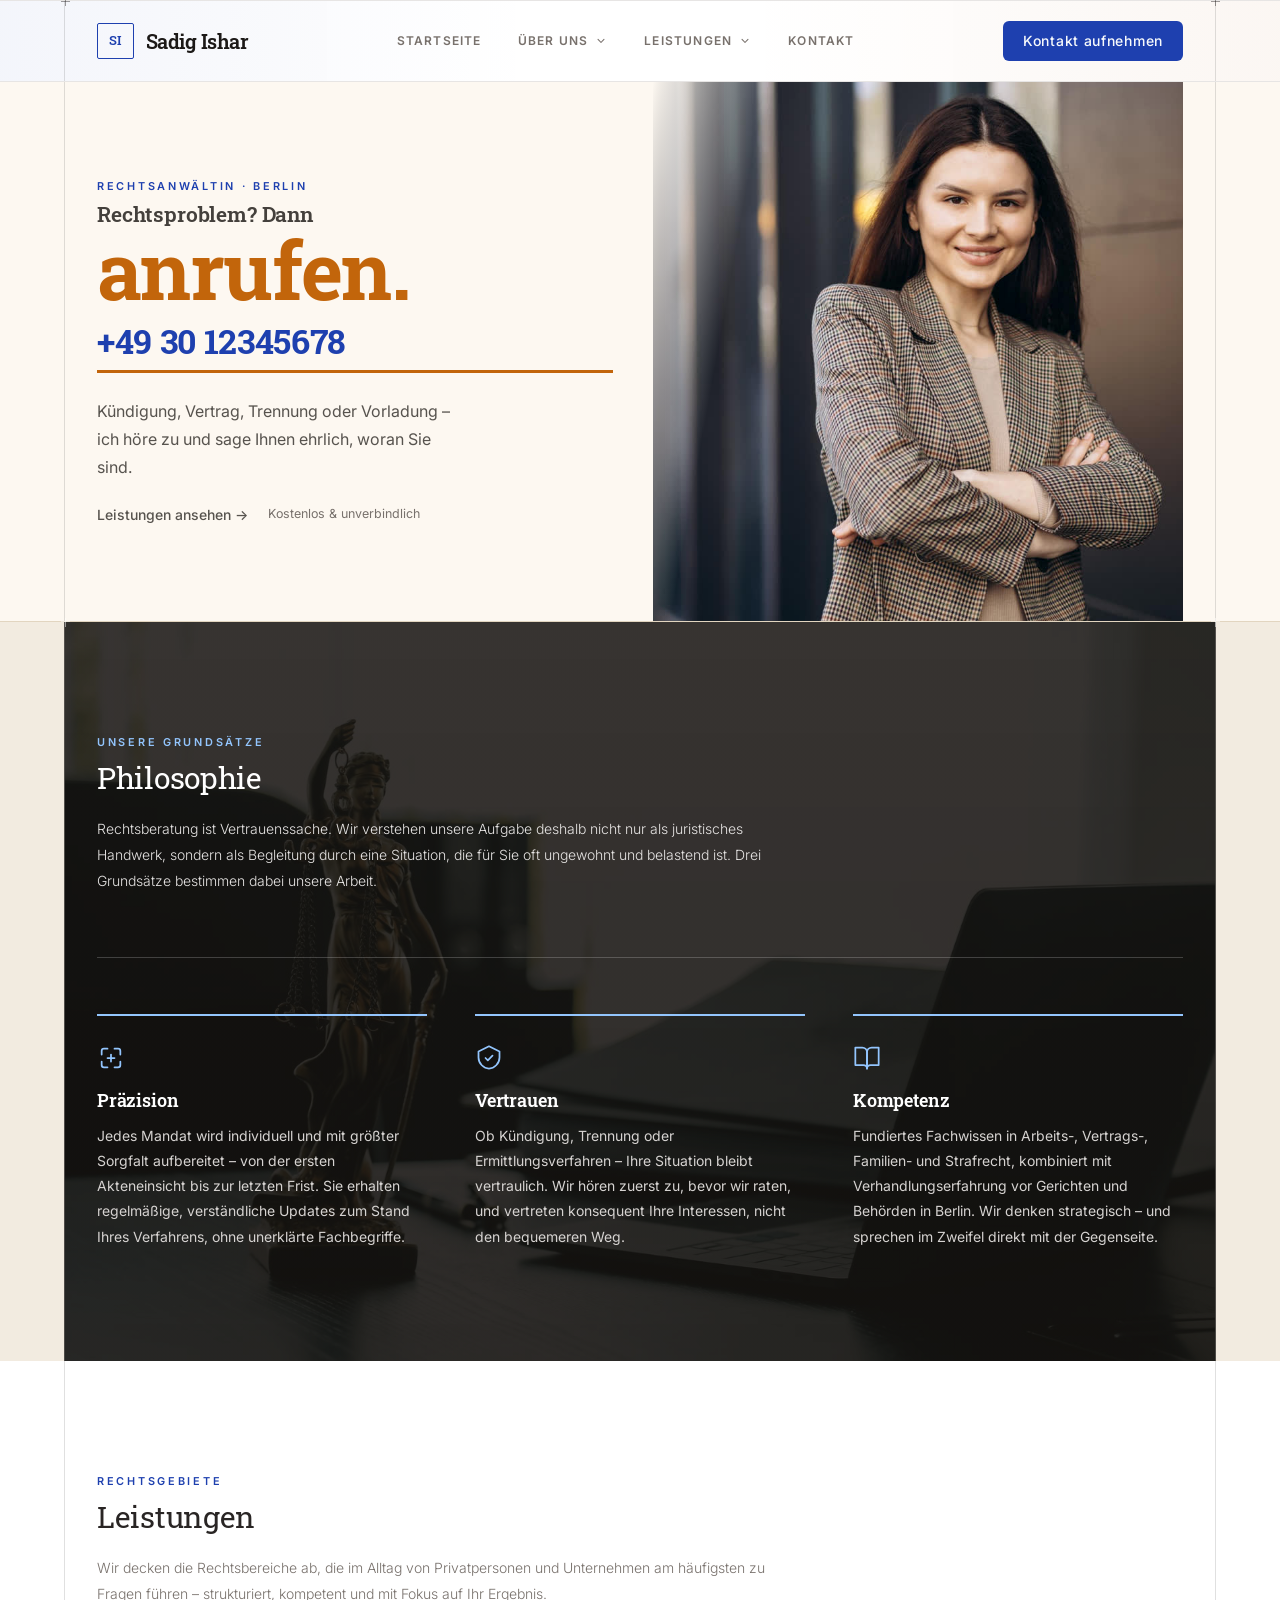
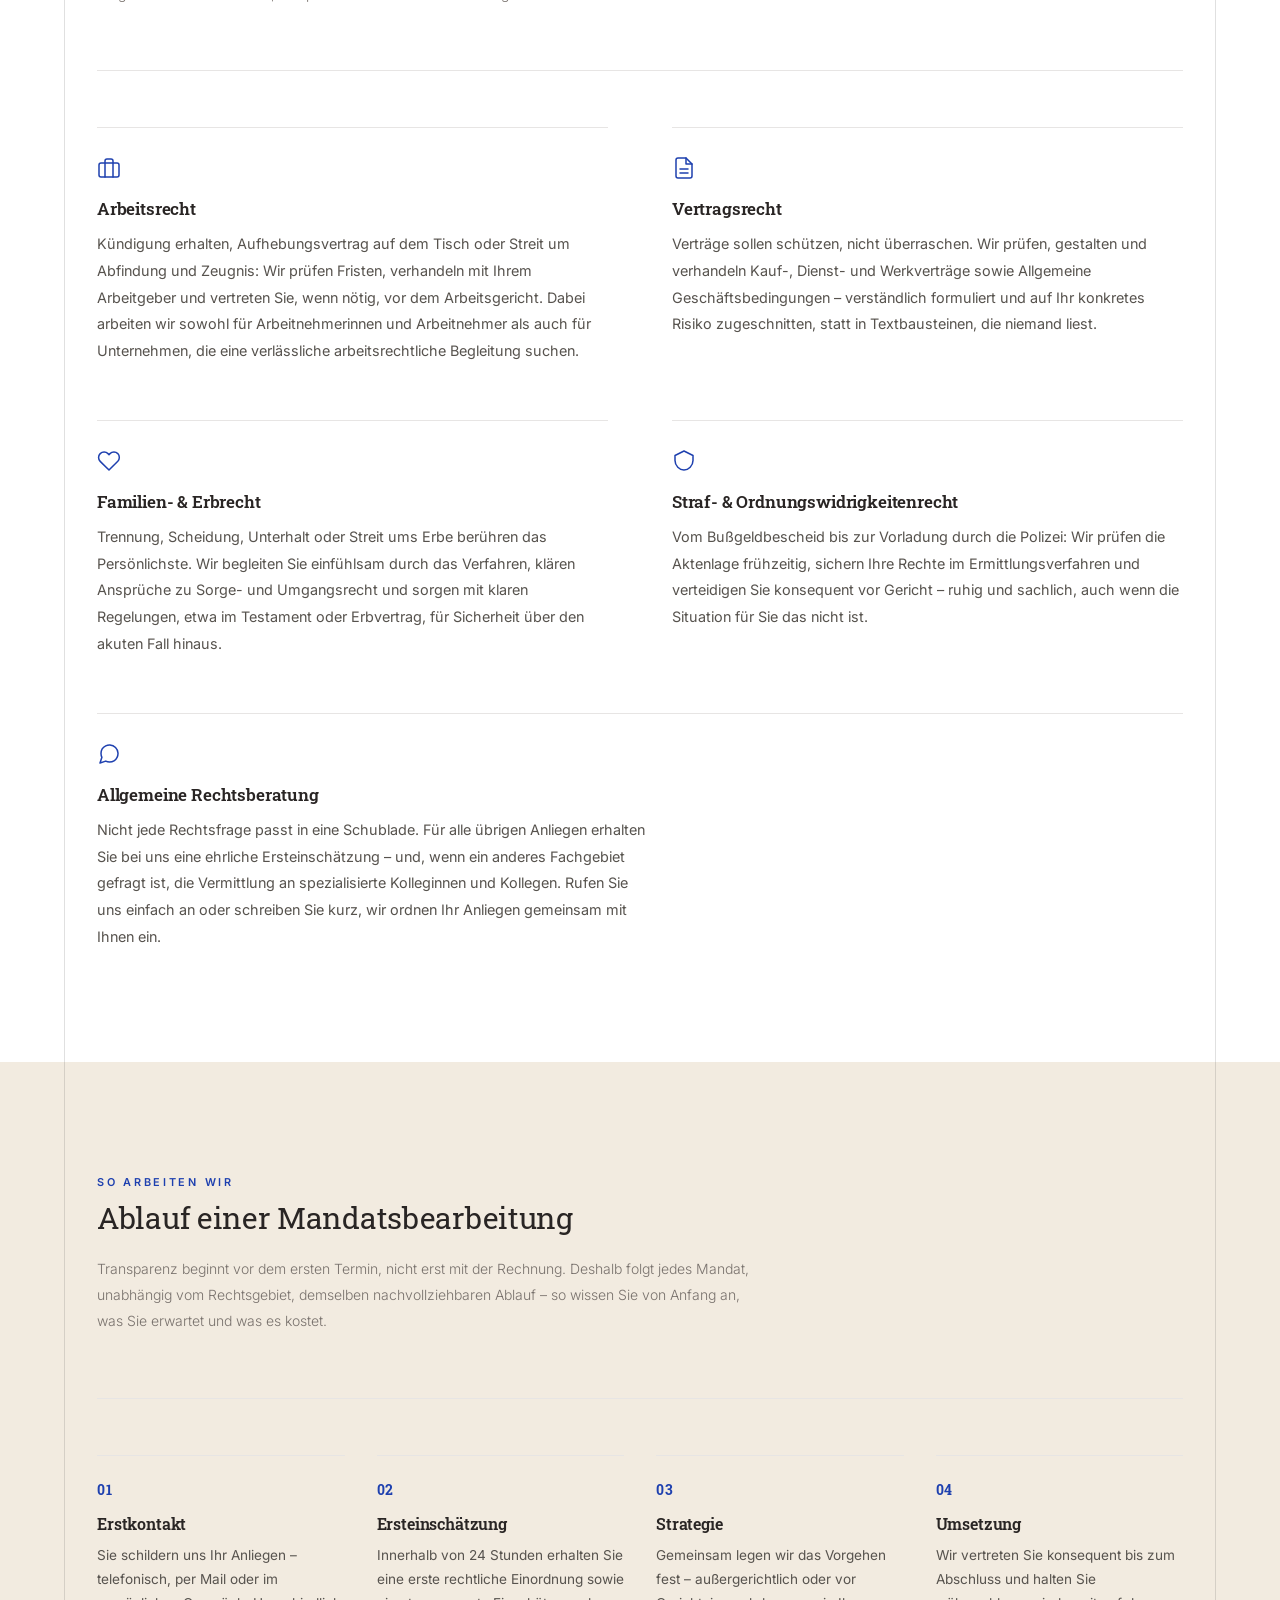
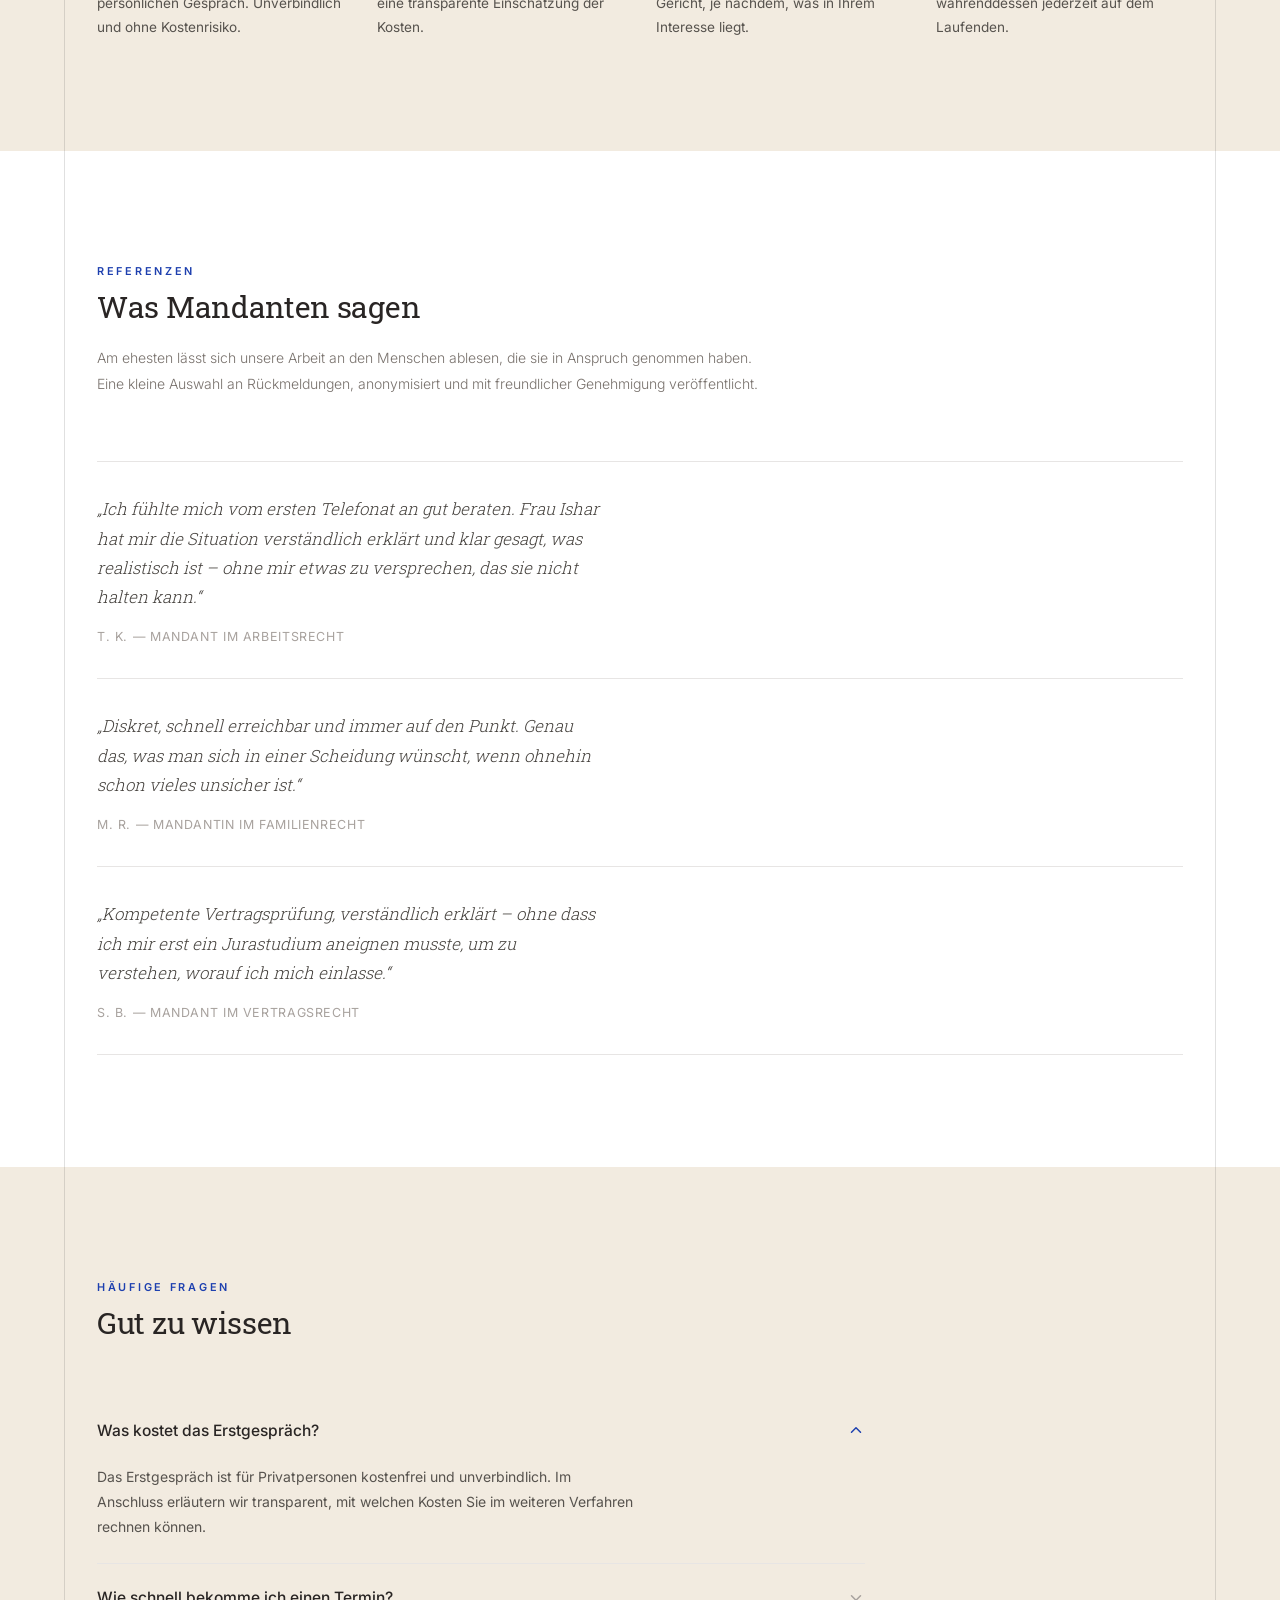
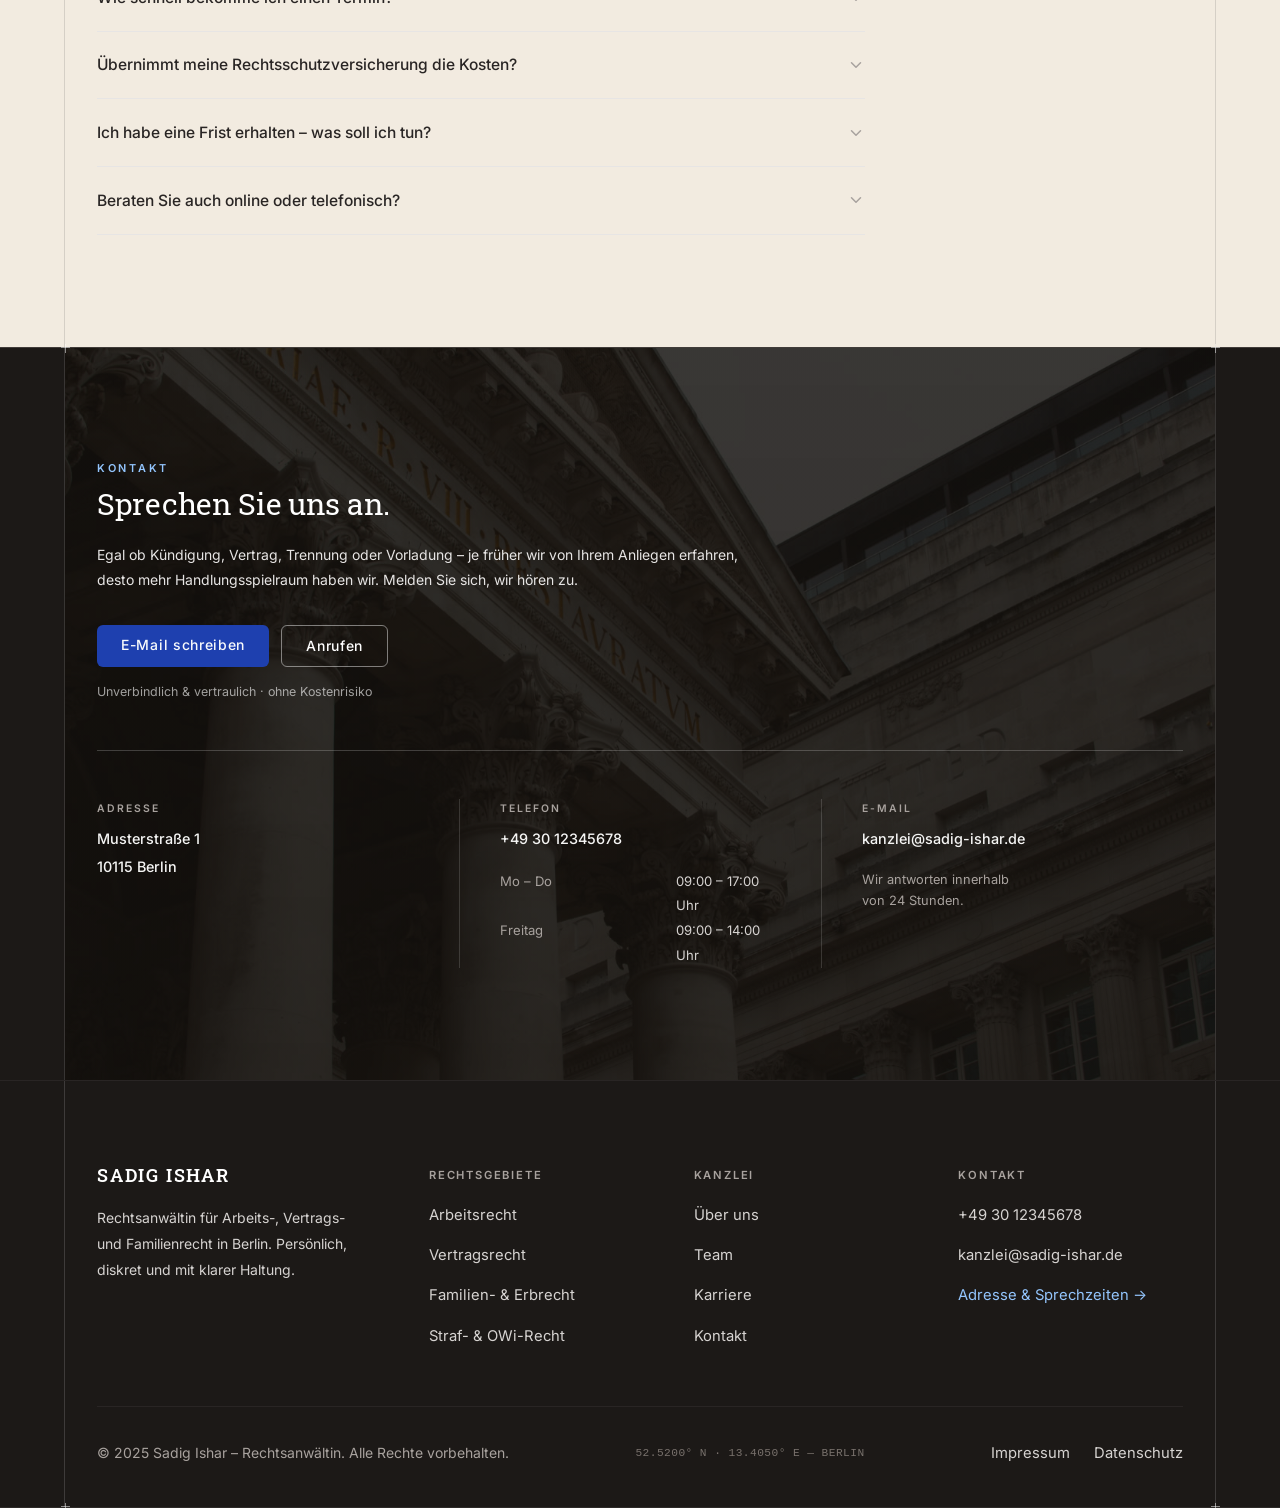
<file: anwältiine.html>
<!DOCTYPE html>
<html lang="de">
<head>
  <meta charset="UTF-8" />
  <meta name="viewport" content="width=device-width, initial-scale=1.0" />
  <title>Sadig Ishar – Rechtsanwältin Berlin</title>
  <meta name="description" content="Rechtsanwältin Sadig Ishar – Berlin. Beratung und Vertretung in Arbeitsrecht, Vertragsrecht, Familien- & Erbrecht sowie Straf- und Ordnungswidrigkeitenrecht. Persönlich, diskret, transparent." />
  <link rel="preconnect" href="https://fonts.googleapis.com">
  <link rel="preconnect" href="https://fonts.gstatic.com" crossorigin>
  <link href="https://fonts.googleapis.com/css2?family=Roboto+Slab:wght@300;400;600;700&family=Inter:wght@300;400;500;600&display=swap" rel="stylesheet">
  <style>
    /* ── Basis ───────────────────────────────── */
    body { margin:0; padding:0; font-family:'Inter',sans-serif; color:#292524; }
    h1,h2,h3,h4 { font-family:'Roboto Slab',serif; letter-spacing:-0.01em; }
    a { transition: color .2s, opacity .2s; }

    /* ── Buttons – nur Farbe, keine Bewegung ─── */
    .btn-primary  { background-color:#1e40af; color:#f8fafc; letter-spacing:.05em; transition:background .2s; }
    .btn-primary:hover  { background-color:#2563eb; }
    .btn-secondary { border:1px solid #d6d3d1; color:#44403c; letter-spacing:.05em; transition:background .2s, color .2s, border-color .2s; }
    .btn-secondary:hover { background-color:#f5f5f4; color:#1c1917; border-color:#a8a29e; }
    .btn-secondary-inverse { border:1px solid rgba(255,255,255,.45); color:#ffffff; letter-spacing:.05em; transition:background .2s, border-color .2s; }
    .btn-secondary-inverse:hover { background-color:rgba(255,255,255,.12); border-color:rgba(255,255,255,.75); }

    /* ── Eyebrow / Linien ────────────────────── */
    .eyebrow {
      display:block; font-family:'Inter',sans-serif;
      font-size:.68rem; font-weight:600;
      letter-spacing:.25em; text-transform:uppercase;
      color:#1e40af; margin-bottom:.6rem;
    }
    .rule { border:none; border-top:1px solid #e7e5e4; margin:0; }

    /* ── Header ───────────────────────────────── */
    .site-header {
      background:
        linear-gradient(90deg, rgba(30,64,175,.05), rgba(255,255,255,0) 42%, rgba(255,255,255,0) 58%, rgba(180,83,9,.05)),
        rgba(255,255,255,.9);
    }
    .logo-mark {
      width:2.3rem; height:2.3rem; flex-shrink:0;
      display:flex; align-items:center; justify-content:center;
      border:1px solid #1e40af; border-radius:2px;
      font-family:'Roboto Slab',serif; font-weight:600; font-size:.8rem; letter-spacing:.02em;
      color:#1e40af;
    }

    /* ── Hero ────────────────────────────────── */
    .hero-section { background:#fdf8f1; }
    .hero-trust {
      font-size:.78rem; color:#78716c; font-weight:400;
    }

    /* ── Hero-Bild (großformatig, ausgeschnitten) ─ */
    .hero-photo-full { position:relative; min-height:380px; background:#e2d5c0; }
    .hero-photo-full img {
      position:absolute; inset:0; width:100%; height:100%;
      object-fit:cover; object-position:center 15%; display:block;
    }
    .hero-photo-full::after {
      content:''; position:absolute; inset:0;
      background:linear-gradient(100deg, #fdf8f1 0%, rgba(253,248,241,0) 18%);
    }

    /* ── Hero-Typografie & Anruf-CTA ───────────── */
    .hero-question {
      font-size:1rem; font-weight:400; color:#57534e; line-height:1.75;
    }
    .hero-phone-cta {
      display:inline-block;
      font-family:'Roboto Slab',serif; font-weight:700;
      font-size:clamp(1.6rem,2.8vw,2.1rem); letter-spacing:-.01em;
      color:#1e40af; text-decoration:none;
      border-bottom:3px solid #c2650b; padding-bottom:.2rem;
      transition:color .2s, border-color .2s;
    }
    .hero-phone-cta:hover { color:#c2650b; border-color:#1e40af; }

    /* ── Philosophie ──────────────────────────── */
    .phil-col { padding-top:1.75rem; border-top:2px solid #93c5fd; }
    .phil-col h3 { font-size:1.1rem; font-weight:600; margin-bottom:.5rem; color:#ffffff; }
    .phil-col p  { font-size:.875rem; color:#d6d3d1; line-height:1.8; }
    .phil-icon   { color:#93c5fd; margin-bottom:1rem; }
    .philosophie-bg {
      background:
        linear-gradient(rgba(20,17,14,.84), rgba(20,17,14,.88)),
        url('kanzlei.jpg') center 35% / cover no-repeat;
    }

    /* ── Leistungen ───────────────────────────── */
    .service-col { padding-top:1.75rem; border-top:1px solid #e7e5e4; }
    .service-icon { color:#1e40af; margin-bottom:1rem; }
    .service-col h3 { font-size:1.05rem; font-weight:600; margin-bottom:.6rem; }
    .service-col p { font-size:.9rem; color:#57534e; line-height:1.85; }

    /* ── Ablauf / Prozess ─────────────────────── */
    .process-step { position:relative; padding-top:1.5rem; border-top:1px solid #e7e5e4; }
    .process-num {
      font-family:'Roboto Slab',serif; font-weight:700; font-size:.85rem;
      color:#1e40af; letter-spacing:.05em; margin-bottom:.75rem; display:block;
    }
    .process-step h3 { font-size:1rem; font-weight:600; margin-bottom:.5rem; }
    .process-step p { font-size:.85rem; color:#57534e; line-height:1.75; }

    /* ── Referenzen ───────────────────────────── */
    .testimonial-row { padding:2rem 0; border-top:1px solid #e7e5e4; }
    .testimonial-row:last-child { border-bottom:1px solid #e7e5e4; }
    .testimonial-text {
      font-family:'Roboto Slab',serif; font-weight:300; font-style:italic;
      font-size:1.05rem; color:#44403c; line-height:1.75; max-width:56ch;
    }
    .testimonial-name { font-size:.78rem; color:#a8a29e; margin-top:1rem; letter-spacing:.05em; text-transform:uppercase; }

    /* ── FAQ ──────────────────────────────────── */
    .faq-item { border-bottom:1px solid #e7e5e4; }
    .faq-item summary {
      list-style:none; cursor:pointer; padding:1.35rem 0;
      display:flex; align-items:center; justify-content:space-between; gap:1rem;
      font-size:.975rem; font-weight:500; color:#292524;
    }
    .faq-item summary::-webkit-details-marker { display:none; }
    .faq-chevron { flex-shrink:0; color:#a8a29e; transition:transform .2s; }
    .faq-item[open] .faq-chevron { transform:rotate(180deg); color:#1e40af; }
    .faq-item p { font-size:.875rem; color:#57534e; line-height:1.8; padding:0 0 1.5rem; max-width:60ch; }

    /* ── Kontakt Info ─────────────────────────── */
    .info-col a, .info-col span {
      display:block; font-size:.9rem; font-weight:500; color:#f5f5f4; line-height:1.9; transition:color .2s;
    }
    .info-col a:hover { color:#93c5fd; }
    .info-col .col-label {
      font-size:.65rem; font-weight:600; letter-spacing:.2em;
      text-transform:uppercase; color:#a8a29e; margin-bottom:.4rem; display:block;
    }
    .hours-row { display:flex; gap:2rem; line-height:1.9; }
    .hours-row span { font-size:.82rem; font-weight:400; color:#d6d3d1; }
    .hours-row span:first-child { color:#a8a29e; min-width:9rem; }

    /* ── Kontakt Hintergrundbild ───────────────── */
    .kontakt-bg {
      background:
        linear-gradient(rgba(20,17,14,.84), rgba(20,17,14,.88)),
        url('gericht.jpg') center 30% / cover no-repeat;
    }
    .info-col .info-note {
      margin-top:1rem; font-size:.8rem; font-weight:400; color:#a8a29e; line-height:1.7;
    }

    /* ── Footer ───────────────────────────────── */
    .footer-col-label {
      font-size:.7rem; font-weight:600; letter-spacing:.16em;
      text-transform:uppercase; color:#a8a29e;
    }
    .footer-link { display:block; font-size:.925rem; color:#d6d3d1; line-height:1.9; text-decoration:none; transition:color .2s; }
    .footer-link:hover { color:#ffffff; }
    .footer-geo {
      font-family:'Courier New', monospace; font-size:.7rem;
      letter-spacing:.04em; color:#78716c;
    }

    /* ── Keylines (reduzierter Cyberbrutalismus) ─ */
    .keyline { border-left:1px solid rgba(41,37,36,.14); border-right:1px solid rgba(41,37,36,.14); }
    .keyline-dark { border-left:1px solid rgba(255,255,255,.15); border-right:1px solid rgba(255,255,255,.15); }
    .keyline-cross { position:absolute; width:0; height:0; }
    .keyline-cross::before, .keyline-cross::after { content:''; position:absolute; background:rgba(41,37,36,.45); }
    .keyline-cross::before { top:-0.5px; left:-4px; width:9px; height:1px; }
    .keyline-cross::after  { top:-4px; left:-0.5px; width:1px; height:9px; }
    .keyline-cross.dark::before, .keyline-cross.dark::after { background:rgba(255,255,255,.5); }
    .keyline-cross.tl { top:0; left:0; }
    .keyline-cross.tr { top:0; right:0; }
    .keyline-cross.bl { bottom:0; left:0; }
    .keyline-cross.br { bottom:0; right:0; }

    /* ── Mobiles Menü – erzwungen nur auf kleinen Screens ── */
    @media (min-width:1024px) {
      #mob-btn     { display:none !important; }
      #mob-overlay { display:none !important; }
    }

    /* ── Slide-in Panel (von rechts) ────────── */
    .mob-overlay {
      position:fixed; top:0; right:0; bottom:0;
      width:min(360px, 100vw);
      z-index:200;
      background:#ffffff;
      box-shadow:-32px 0 64px -24px rgba(28,25,23,.22), -2px 0 0 rgba(28,25,23,.04);
      transform:translateX(100%);
      transition:transform .45s cubic-bezier(.16,1,.3,1);
      display:flex; flex-direction:column;
    }
    .mob-overlay.open { transform:translateX(0); }

    /* Abdunklung hinter dem Panel */
    .mob-backdrop {
      position:fixed; inset:0; z-index:199;
      background:rgba(28,25,23,.3);
      backdrop-filter:blur(2px);
      opacity:0; pointer-events:none;
      transition:opacity .35s ease;
    }
    .mob-backdrop.open { opacity:1; pointer-events:auto; }

    .mob-inner {
      display:flex; flex-direction:column; justify-content:space-between;
      height:100%; padding:5.5rem 1.85rem 2.25rem; overflow-y:auto;
    }

    .mob-inner nav > * {
      opacity:0; transform:translateX(10px);
      transition:opacity .4s ease, transform .4s ease;
    }
    .mob-overlay.open .mob-inner nav > * { opacity:1; transform:translateX(0); }
    .mob-inner nav > *:nth-child(1) { transition-delay:.06s; }
    .mob-inner nav > *:nth-child(2) { transition-delay:.11s; }
    .mob-inner nav > *:nth-child(4) { transition-delay:.16s; }
    .mob-inner nav > *:nth-child(6) { transition-delay:.21s; }

    .mob-eyebrow { margin-bottom:1.4rem; }

    .mob-close {
      position:absolute; top:1.6rem; right:1.6rem; z-index:1;
      width:2.25rem; height:2.25rem; display:flex; align-items:center; justify-content:center;
      background:none; border:none; padding:0; cursor:pointer; color:#44403c;
    }

    .mob-nav-link {
      display:flex; align-items:center; justify-content:space-between;
      font-family:'Inter',sans-serif;
      font-size:1.05rem; font-weight:500; color:#292524;
      padding:.9rem 0; border-bottom:1px solid #e7e5e4;
      cursor:pointer; text-decoration:none;
    }

    .mob-chevron {
      width:16px; height:16px; stroke:#a8a29e;
      fill:none; stroke-width:2; stroke-linecap:round;
      transition:transform .2s; flex-shrink:0;
    }

    .mob-sub {
      padding:.4rem 0 .5rem 1.1rem; margin-left:.1rem;
      border-left:1px solid #e7e5e4;
    }
    .mob-sub a {
      display:block; font-family:'Inter',sans-serif;
      font-size:.9rem; color:#78716c;
      padding:.5rem 0; text-decoration:none;
    }
    .mob-sub.hidden { display:none; }

    .mob-footer {
      padding-top:1.75rem; margin-top:.5rem; border-top:1px solid #e7e5e4;
      display:flex; flex-direction:column; gap:.4rem;
    }
    .mob-footer > * {
      opacity:0; transform:translateX(10px);
      transition:opacity .4s ease, transform .4s ease;
    }
    .mob-overlay.open .mob-footer > * { opacity:1; transform:translateX(0); }
    .mob-footer > *:nth-child(1) { transition-delay:.26s; }
    .mob-footer > *:nth-child(2) { transition-delay:.3s; }
    .mob-footer > *:nth-child(3) { transition-delay:.34s; }
    .mob-footer .mob-email {
      font-size:.85rem; color:#78716c;
      font-family:'Inter',sans-serif; text-decoration:none;
    }

    /* Hamburger → X Übergang */
    .icon-bar {
      display:block; width:22px; height:1.5px;
      background:#44403c; border-radius:2px;
      transition:transform .25s, opacity .2s;
      transform-origin:center;
    }
    #mob-btn { display:flex; flex-direction:column; gap:5px; padding:.35rem; background:none; border:none; cursor:pointer; }
    #mob-btn.open .bar-1 { transform:translateY(6.5px) rotate(45deg); }
    #mob-btn.open .bar-2 { opacity:0; }
    #mob-btn.open .bar-3 { transform:translateY(-6.5px) rotate(-45deg); }

    /* Anchor-Offset */
    section[id] { scroll-margin-top:80px; }
  </style>
  <link rel="icon" href="favicon.svg" type="image/svg+xml" />
  <link rel="stylesheet" href="tailwind.css" />
</head>
<body class="bg-white">

  <!-- ─── Navigation ───────────────────────────── -->
  <header class="site-header sticky top-0 z-50 backdrop-blur border-t border-b border-stone-200">
    <div class="max-w-6xl mx-auto px-4 sm:px-6 lg:px-8 keyline" style="position:relative;">
      <span class="keyline-cross tl" aria-hidden="true"></span>
      <span class="keyline-cross tr" aria-hidden="true"></span>
      <div class="h-20 flex items-center justify-between">

        <a href="#" class="flex items-center gap-3">
          <span class="logo-mark" aria-hidden="true">SI</span>
          <span class="text-xl font-semibold tracking-tight text-stone-900" style="font-family:'Roboto Slab',serif;">Sadig Ishar</span>
        </a>

        <nav class="hidden lg:flex items-center gap-9 text-xs font-semibold tracking-[.1em] uppercase">
          <a href="#" class="py-2 text-stone-500 hover:text-stone-900">Startseite</a>

          <div class="relative group">
            <button class="inline-flex items-center gap-1.5 py-2 text-stone-500 hover:text-stone-900 uppercase focus:outline-none" aria-haspopup="true" aria-expanded="false">
              Über uns
              <svg class="h-3.5 w-3.5 transition-transform duration-200 group-hover:rotate-180" viewBox="0 0 20 20" fill="currentColor">
                <path fill-rule="evenodd" d="M5.23 7.21a.75.75 0 011.06.02L10 10.94l3.71-3.71a.75.75 0 111.06 1.06l-4.24 4.24a.75.75 0 01-1.06 0L5.21 8.29a.75.75 0 01.02-1.08z" clip-rule="evenodd"/>
              </svg>
            </button>
            <div class="pointer-events-none absolute left-0 top-full mt-3 w-56 bg-white border border-stone-200 shadow-sm opacity-0 translate-y-1 transition duration-150 ease-out">
              <div class="py-2 normal-case tracking-normal font-medium">
                <a href="#" class="block px-4 py-2.5 text-sm text-stone-700 hover:bg-[#f2ebe0] hover:text-stone-900">Kanzlei</a>
                <a href="#" class="block px-4 py-2.5 text-sm text-stone-700 hover:bg-[#f2ebe0] hover:text-stone-900">Team</a>
                <a href="#" class="block px-4 py-2.5 text-sm text-stone-700 hover:bg-[#f2ebe0] hover:text-stone-900">Karriere</a>
              </div>
            </div>
          </div>

          <div class="relative group">
            <button class="inline-flex items-center gap-1.5 py-2 text-stone-500 hover:text-stone-900 uppercase focus:outline-none" aria-haspopup="true" aria-expanded="false">
              Leistungen
              <svg class="h-3.5 w-3.5 transition-transform duration-200 group-hover:rotate-180" viewBox="0 0 20 20" fill="currentColor">
                <path fill-rule="evenodd" d="M5.23 7.21a.75.75 0 011.06.02L10 10.94l3.71-3.71a.75.75 0 111.06 1.06l-4.24 4.24a.75.75 0 01-1.06 0L5.21 8.29a.75.75 0 01.02-1.08z" clip-rule="evenodd"/>
              </svg>
            </button>
            <div class="pointer-events-none absolute left-0 top-full mt-3 w-64 bg-white border border-stone-200 shadow-sm opacity-0 translate-y-1 transition duration-150 ease-out
                         group-hover:opacity-100 group-hover:translate-y-0 group-hover:pointer-events-auto focus-within:opacity-100 focus-within:translate-y-0">
              <div class="py-2 normal-case tracking-normal font-medium">
                <a href="#leistungen" class="block px-4 py-2.5 text-sm text-stone-700 hover:bg-[#f2ebe0] hover:text-stone-900">Arbeitsrecht</a>
                <a href="#leistungen" class="block px-4 py-2.5 text-sm text-stone-700 hover:bg-[#f2ebe0] hover:text-stone-900">Vertragsrecht</a>
                <a href="#leistungen" class="block px-4 py-2.5 text-sm text-stone-700 hover:bg-[#f2ebe0] hover:text-stone-900">Familien- &amp; Erbrecht</a>
                <a href="#leistungen" class="block px-4 py-2.5 text-sm text-stone-700 hover:bg-[#f2ebe0] hover:text-stone-900">Straf- &amp; OWi-Recht</a>
                <a href="#leistungen" class="block px-4 py-2.5 text-sm text-stone-700 hover:bg-[#f2ebe0] hover:text-stone-900">Allgemeine Beratung</a>
              </div>
            </div>
          </div>

          <a href="#kontakt" class="py-2 text-stone-500 hover:text-stone-900">Kontakt</a>
        </nav>

        <a href="#kontakt" class="btn-primary hidden md:inline-flex items-center rounded-md px-5 py-2.5 text-sm font-medium">
          Kontakt aufnehmen
        </a>

        <!-- Animierter Hamburger-Button -->
        <button id="mob-btn" class="lg:hidden" aria-label="Menü öffnen" aria-expanded="false" aria-controls="mob-overlay">
          <span class="icon-bar bar-1"></span>
          <span class="icon-bar bar-2"></span>
          <span class="icon-bar bar-3"></span>
        </button>
      </div>
    </div>
  </header>

  <!-- ─── Backdrop ───────────────────────────────── -->
  <div id="mob-backdrop" class="mob-backdrop" aria-hidden="true"></div>

  <!-- ─── Slide-in Mobilmenü ──────────────────────── -->
  <div id="mob-overlay" class="mob-overlay" role="dialog" aria-modal="true" aria-label="Navigation">
    <button class="mob-close" onclick="closeMob()" aria-label="Menü schließen">
      <svg width="20" height="20" viewBox="0 0 24 24" fill="none" stroke="currentColor" stroke-width="1.75" stroke-linecap="round" stroke-linejoin="round">
        <line x1="18" y1="6" x2="6" y2="18"/><line x1="6" y1="6" x2="18" y2="18"/>
      </svg>
    </button>
    <div class="mob-inner">
      <div>
        <span class="eyebrow mob-eyebrow">Navigation</span>
        <nav>
        <a href="#" class="mob-nav-link" onclick="closeMob()">Startseite</a>

        <div class="mob-nav-link" id="mob-about-btn" role="button" tabindex="0">
          <span>Über uns</span>
          <svg class="mob-chevron" id="mob-about-chev" viewBox="0 0 12 12"><polyline points="2,4 6,8 10,4"/></svg>
        </div>
        <div class="mob-sub hidden" id="mobile-about-menu">
          <a href="#" onclick="closeMob()">Kanzlei</a>
          <a href="#" onclick="closeMob()">Team</a>
          <a href="#" onclick="closeMob()">Karriere</a>
        </div>

        <div class="mob-nav-link" id="mob-services-btn" role="button" tabindex="0">
          <span>Leistungen</span>
          <svg class="mob-chevron" id="mob-services-chev" viewBox="0 0 12 12"><polyline points="2,4 6,8 10,4"/></svg>
        </div>
        <div class="mob-sub hidden" id="mobile-services-menu">
          <a href="#leistungen" onclick="closeMob()">Arbeitsrecht</a>
          <a href="#leistungen" onclick="closeMob()">Vertragsrecht</a>
          <a href="#leistungen" onclick="closeMob()">Familien- &amp; Erbrecht</a>
          <a href="#leistungen" onclick="closeMob()">Straf- &amp; OWi-Recht</a>
          <a href="#leistungen" onclick="closeMob()">Allgemeine Beratung</a>
        </div>

        <a href="#kontakt" class="mob-nav-link" onclick="closeMob()">Kontakt</a>
        </nav>
      </div>

      <div class="mob-footer">
        <span class="eyebrow mob-eyebrow" style="margin-bottom:.75rem;">Kontakt</span>
        <a href="tel:+493012345678" class="btn-primary rounded-md px-5 py-2.5 text-sm font-medium text-center mb-1">Rufen Sie uns an</a>
        <a href="mailto:kanzlei@sadig-ishar.de" class="mob-email">kanzlei@sadig-ishar.de</a>
      </div>
    </div>
  </div>

  <!-- ─── Hero ──────────────────────────────────── -->
  <section class="hero-section relative overflow-hidden">

    <div class="max-w-6xl mx-auto px-4 sm:px-6 lg:px-8 keyline" style="overflow:hidden;">

      <div class="grid md:grid-cols-[1.05fr_1fr] items-stretch">

        <!-- Text-Spalte -->
        <div class="py-16 md:py-24 pr-4 md:pr-10 flex flex-col justify-center">
            <span class="eyebrow">Rechtsanwältin · Berlin</span>
            <h1 class="mb-2" style="line-height:.98;">
              <span style="display:block; font-size:clamp(1.1rem,1.9vw,1.3rem); font-weight:600; color:#44403c; margin-bottom:.35rem;">Rechtsproblem? Dann</span>
              <span style="display:block; font-family:'Roboto Slab',serif; font-size:clamp(3.1rem,6.5vw,5rem); font-weight:700; letter-spacing:-.02em; color:#c2650b;">anrufen.</span>
            </h1>
            <a href="tel:+493012345678" class="hero-phone-cta mb-6">+49 30 12345678</a>
            <p class="hero-question mb-6" style="max-width:36ch;">
              Kündigung, Vertrag, Trennung oder Vorladung – ich höre zu
              und sage Ihnen ehrlich, woran Sie sind.
            </p>
            <div class="flex flex-wrap items-center gap-5">
              <a href="#leistungen" class="text-sm font-medium text-stone-600 hover:text-stone-900">Leistungen ansehen →</a>
              <span class="hero-trust">Kostenlos &amp; unverbindlich</span>
            </div>
        </div>

        <!-- Bild-Spalte -->
        <div class="hero-photo-full">
          <img src="anwältin.jpg" width="1200" height="800" loading="lazy" decoding="async" alt="Rechtsanwältin Sadig Ishar" style="filter:contrast(1.03) saturate(0.95);">
        </div>

      </div>
    </div>
  </section>

  <!-- ─── Philosophie ───────────────────────────── -->
  <section class="bg-[#f2ebe0] border-t border-[#e2d5c0]">
    <div class="max-w-6xl mx-auto px-4 sm:px-6 lg:px-8 py-28 keyline-dark philosophie-bg" style="position:relative;">
      <span class="keyline-cross tl dark" aria-hidden="true"></span>
      <span class="keyline-cross tr dark" aria-hidden="true"></span>
      <div class="mb-16 max-w-2xl">
        <span class="eyebrow" style="color:#93c5fd;">Unsere Grundsätze</span>
        <h2 class="text-3xl font-normal mb-5 text-white">Philosophie</h2>
        <p class="text-stone-200 text-sm leading-[1.85] font-light">
          Rechtsberatung ist Vertrauenssache. Wir verstehen unsere Aufgabe
          deshalb nicht nur als juristisches Handwerk, sondern als
          Begleitung durch eine Situation, die für Sie oft ungewohnt und
          belastend ist. Drei Grundsätze bestimmen dabei unsere Arbeit.
        </p>
      </div>
      <hr class="rule mb-14" style="border-top-color:rgba(255,255,255,.2);">
      <div class="grid md:grid-cols-3 gap-12">

        <div class="phil-col">
          <div class="phil-icon">
            <svg width="28" height="28" viewBox="0 0 24 24" fill="none" stroke="currentColor" stroke-width="1.5" stroke-linecap="round" stroke-linejoin="round">
              <path d="M4 9V6a2 2 0 0 1 2-2h3"/>
              <path d="M15 4h3a2 2 0 0 1 2 2v3"/>
              <path d="M20 15v3a2 2 0 0 1-2 2h-3"/>
              <path d="M9 20H6a2 2 0 0 1-2-2v-3"/>
              <line x1="12" y1="9" x2="12" y2="15"/><line x1="9" y1="12" x2="15" y2="12"/>
            </svg>
          </div>
          <h3>Präzision</h3>
          <p>Jedes Mandat wird individuell und mit größter Sorgfalt aufbereitet – von der ersten Akteneinsicht bis zur letzten Frist. Sie erhalten regelmäßige, verständliche Updates zum Stand Ihres Verfahrens, ohne unerklärte Fachbegriffe.</p>
        </div>

        <div class="phil-col">
          <div class="phil-icon">
            <svg width="28" height="28" viewBox="0 0 24 24" fill="none" stroke="currentColor" stroke-width="1.5" stroke-linecap="round" stroke-linejoin="round">
              <path d="M12 2L3 6.5v5c0 5.25 4.5 9.5 9 9.5s9-4.25 9-9.5v-5L12 2z"/>
              <polyline points="9,12 11,14 15,10"/>
            </svg>
          </div>
          <h3>Vertrauen</h3>
          <p>Ob Kündigung, Trennung oder Ermittlungsverfahren – Ihre Situation bleibt vertraulich. Wir hören zuerst zu, bevor wir raten, und vertreten konsequent Ihre Interessen, nicht den bequemeren Weg.</p>
        </div>

        <div class="phil-col">
          <div class="phil-icon">
            <svg width="28" height="28" viewBox="0 0 24 24" fill="none" stroke="currentColor" stroke-width="1.5" stroke-linecap="round" stroke-linejoin="round">
              <path d="M2 3h6a4 4 0 0 1 4 4v14a3 3 0 0 0-3-3H2z"/>
              <path d="M22 3h-6a4 4 0 0 0-4 4v14a3 3 0 0 1 3-3h7z"/>
            </svg>
          </div>
          <h3>Kompetenz</h3>
          <p>Fundiertes Fachwissen in Arbeits-, Vertrags-, Familien- und Strafrecht, kombiniert mit Verhandlungserfahrung vor Gerichten und Behörden in Berlin. Wir denken strategisch – und sprechen im Zweifel direkt mit der Gegenseite.</p>
        </div>

      </div>
    </div>
  </section>

  <!-- ─── Leistungen ────────────────────────────── -->
  <section id="leistungen" class="bg-white">
    <div class="max-w-6xl mx-auto px-4 sm:px-6 lg:px-8 py-28 keyline">
      <div class="mb-16 max-w-2xl">
        <span class="eyebrow">Rechtsgebiete</span>
        <h2 class="text-3xl font-normal mb-5">Leistungen</h2>
        <p class="text-stone-500 text-sm leading-[1.85] font-light">
          Wir decken die Rechtsbereiche ab, die im Alltag von Privatpersonen und
          Unternehmen am häufigsten zu Fragen führen – strukturiert, kompetent
          und mit Fokus auf Ihr Ergebnis.
        </p>
      </div>
      <hr class="rule mb-14">

      <div class="grid md:grid-cols-2 gap-x-16 gap-y-14">

        <div class="service-col">
          <div class="service-icon">
            <svg width="24" height="24" viewBox="0 0 24 24" fill="none" stroke="currentColor" stroke-width="1.5" stroke-linecap="round" stroke-linejoin="round">
              <rect x="2" y="7" width="20" height="14" rx="2"/><path d="M16 21V5a2 2 0 0 0-2-2h-4a2 2 0 0 0-2 2v16"/>
            </svg>
          </div>
          <h3>Arbeitsrecht</h3>
          <p>Kündigung erhalten, Aufhebungsvertrag auf dem Tisch oder Streit um Abfindung und Zeugnis: Wir prüfen Fristen, verhandeln mit Ihrem Arbeitgeber und vertreten Sie, wenn nötig, vor dem Arbeitsgericht. Dabei arbeiten wir sowohl für Arbeitnehmerinnen und Arbeitnehmer als auch für Unternehmen, die eine verlässliche arbeitsrechtliche Begleitung suchen.</p>
        </div>

        <div class="service-col">
          <div class="service-icon">
            <svg width="24" height="24" viewBox="0 0 24 24" fill="none" stroke="currentColor" stroke-width="1.5" stroke-linecap="round" stroke-linejoin="round">
              <path d="M14 2H6a2 2 0 0 0-2 2v16a2 2 0 0 0 2 2h12a2 2 0 0 0 2-2V8z"/><polyline points="14 2 14 8 20 8"/>
              <line x1="8" y1="13" x2="16" y2="13"/><line x1="8" y1="17" x2="16" y2="17"/>
            </svg>
          </div>
          <h3>Vertragsrecht</h3>
          <p>Verträge sollen schützen, nicht überraschen. Wir prüfen, gestalten und verhandeln Kauf-, Dienst- und Werkverträge sowie Allgemeine Geschäftsbedingungen – verständlich formuliert und auf Ihr konkretes Risiko zugeschnitten, statt in Textbausteinen, die niemand liest.</p>
        </div>

        <div class="service-col">
          <div class="service-icon">
            <svg width="24" height="24" viewBox="0 0 24 24" fill="none" stroke="currentColor" stroke-width="1.5" stroke-linecap="round" stroke-linejoin="round">
              <path d="M20.8 4.6a5.5 5.5 0 0 0-7.8 0L12 5.6l-1-1a5.5 5.5 0 0 0-7.8 7.8l1 1L12 21l7.8-7.8 1-1a5.5 5.5 0 0 0 0-7.6z"/>
            </svg>
          </div>
          <h3>Familien- &amp; Erbrecht</h3>
          <p>Trennung, Scheidung, Unterhalt oder Streit ums Erbe berühren das Persönlichste. Wir begleiten Sie einfühlsam durch das Verfahren, klären Ansprüche zu Sorge- und Umgangsrecht und sorgen mit klaren Regelungen, etwa im Testament oder Erbvertrag, für Sicherheit über den akuten Fall hinaus.</p>
        </div>

        <div class="service-col">
          <div class="service-icon">
            <svg width="24" height="24" viewBox="0 0 24 24" fill="none" stroke="currentColor" stroke-width="1.5" stroke-linecap="round" stroke-linejoin="round">
              <path d="M12 2L3 6.5v5c0 5.25 4.5 9.5 9 9.5s9-4.25 9-9.5v-5L12 2z"/>
            </svg>
          </div>
          <h3>Straf- &amp; Ordnungswidrigkeitenrecht</h3>
          <p>Vom Bußgeldbescheid bis zur Vorladung durch die Polizei: Wir prüfen die Aktenlage frühzeitig, sichern Ihre Rechte im Ermittlungsverfahren und verteidigen Sie konsequent vor Gericht – ruhig und sachlich, auch wenn die Situation für Sie das nicht ist.</p>
        </div>

        <div class="service-col md:col-span-2">
          <div class="service-icon">
            <svg width="24" height="24" viewBox="0 0 24 24" fill="none" stroke="currentColor" stroke-width="1.5" stroke-linecap="round" stroke-linejoin="round">
              <path d="M21 11.5a8.38 8.38 0 0 1-.9 3.8 8.5 8.5 0 0 1-7.6 4.7 8.38 8.38 0 0 1-3.8-.9L3 21l1.9-5.7a8.38 8.38 0 0 1-.9-3.8 8.5 8.5 0 0 1 4.7-7.6 8.38 8.38 0 0 1 3.8-.9h.5a8.48 8.48 0 0 1 8 8v.5z"/>
            </svg>
          </div>
          <h3>Allgemeine Rechtsberatung</h3>
          <p style="max-width:62ch;">Nicht jede Rechtsfrage passt in eine Schublade. Für alle übrigen Anliegen erhalten Sie bei uns eine ehrliche Ersteinschätzung – und, wenn ein anderes Fachgebiet gefragt ist, die Vermittlung an spezialisierte Kolleginnen und Kollegen. Rufen Sie uns einfach an oder schreiben Sie kurz, wir ordnen Ihr Anliegen gemeinsam mit Ihnen ein.</p>
        </div>

      </div>
    </div>
  </section>

  <!-- ─── Ablauf ─────────────────────────────────── -->
  <section class="bg-[#f2ebe0]">
    <div class="max-w-6xl mx-auto px-4 sm:px-6 lg:px-8 py-28 keyline">
      <div class="mb-16 max-w-2xl">
        <span class="eyebrow">So arbeiten wir</span>
        <h2 class="text-3xl font-normal mb-5">Ablauf einer Mandatsbearbeitung</h2>
        <p class="text-stone-500 text-sm leading-[1.85] font-light">
          Transparenz beginnt vor dem ersten Termin, nicht erst mit der Rechnung.
          Deshalb folgt jedes Mandat, unabhängig vom Rechtsgebiet, demselben
          nachvollziehbaren Ablauf – so wissen Sie von Anfang an, was Sie
          erwartet und was es kostet.
        </p>
      </div>
      <hr class="rule mb-14">

      <div class="grid md:grid-cols-4 gap-8">
        <div class="process-step">
          <span class="process-num">01</span>
          <h3>Erstkontakt</h3>
          <p>Sie schildern uns Ihr Anliegen – telefonisch, per Mail oder im persönlichen Gespräch. Unverbindlich und ohne Kostenrisiko.</p>
        </div>
        <div class="process-step">
          <span class="process-num">02</span>
          <h3>Ersteinschätzung</h3>
          <p>Innerhalb von 24 Stunden erhalten Sie eine erste rechtliche Einordnung sowie eine transparente Einschätzung der Kosten.</p>
        </div>
        <div class="process-step">
          <span class="process-num">03</span>
          <h3>Strategie</h3>
          <p>Gemeinsam legen wir das Vorgehen fest – außergerichtlich oder vor Gericht, je nachdem, was in Ihrem Interesse liegt.</p>
        </div>
        <div class="process-step">
          <span class="process-num">04</span>
          <h3>Umsetzung</h3>
          <p>Wir vertreten Sie konsequent bis zum Abschluss und halten Sie währenddessen jederzeit auf dem Laufenden.</p>
        </div>
      </div>
    </div>
  </section>

  <!-- ─── Referenzen ─────────────────────────────── -->
  <section class="bg-white">
    <div class="max-w-6xl mx-auto px-4 sm:px-6 lg:px-8 py-28 keyline">
      <div class="mb-16 max-w-2xl">
        <span class="eyebrow">Referenzen</span>
        <h2 class="text-3xl font-normal mb-5">Was Mandanten sagen</h2>
        <p class="text-stone-500 text-sm leading-[1.85] font-light">
          Am ehesten lässt sich unsere Arbeit an den Menschen ablesen, die sie
          in Anspruch genommen haben. Eine kleine Auswahl an Rückmeldungen,
          anonymisiert und mit freundlicher Genehmigung veröffentlicht.
        </p>
      </div>

      <div>
        <div class="testimonial-row">
          <p class="testimonial-text">„Ich fühlte mich vom ersten Telefonat an gut beraten. Frau Ishar hat mir die Situation verständlich erklärt und klar gesagt, was realistisch ist – ohne mir etwas zu versprechen, das sie nicht halten kann.“</p>
          <p class="testimonial-name">T. K. — Mandant im Arbeitsrecht</p>
        </div>
        <div class="testimonial-row">
          <p class="testimonial-text">„Diskret, schnell erreichbar und immer auf den Punkt. Genau das, was man sich in einer Scheidung wünscht, wenn ohnehin schon vieles unsicher ist.“</p>
          <p class="testimonial-name">M. R. — Mandantin im Familienrecht</p>
        </div>
        <div class="testimonial-row">
          <p class="testimonial-text">„Kompetente Vertragsprüfung, verständlich erklärt – ohne dass ich mir erst ein Jurastudium aneignen musste, um zu verstehen, worauf ich mich einlasse.“</p>
          <p class="testimonial-name">S. B. — Mandant im Vertragsrecht</p>
        </div>
      </div>
    </div>
  </section>

  <!-- ─── FAQ ────────────────────────────────────── -->
  <section class="bg-[#f2ebe0]">
    <div class="max-w-6xl mx-auto px-4 sm:px-6 lg:px-8 py-28 keyline">
      <div class="max-w-3xl">
      <div class="mb-14">
        <span class="eyebrow">Häufige Fragen</span>
        <h2 class="text-3xl font-normal mb-0">Gut zu wissen</h2>
      </div>

      <div>
        <details class="faq-item" open>
          <summary>Was kostet das Erstgespräch?
            <svg class="faq-chevron" width="18" height="18" viewBox="0 0 24 24" fill="none" stroke="currentColor" stroke-width="2" stroke-linecap="round" stroke-linejoin="round"><polyline points="6 9 12 15 18 9"/></svg>
          </summary>
          <p>Das Erstgespräch ist für Privatpersonen kostenfrei und unverbindlich. Im Anschluss erläutern wir transparent, mit welchen Kosten Sie im weiteren Verfahren rechnen können.</p>
        </details>
        <details class="faq-item">
          <summary>Wie schnell bekomme ich einen Termin?
            <svg class="faq-chevron" width="18" height="18" viewBox="0 0 24 24" fill="none" stroke="currentColor" stroke-width="2" stroke-linecap="round" stroke-linejoin="round"><polyline points="6 9 12 15 18 9"/></svg>
          </summary>
          <p>In dringenden Fällen – etwa bei laufenden Fristen – bieten wir in der Regel innerhalb von 48 Stunden einen Termin an.</p>
        </details>
        <details class="faq-item">
          <summary>Übernimmt meine Rechtsschutzversicherung die Kosten?
            <svg class="faq-chevron" width="18" height="18" viewBox="0 0 24 24" fill="none" stroke="currentColor" stroke-width="2" stroke-linecap="round" stroke-linejoin="round"><polyline points="6 9 12 15 18 9"/></svg>
          </summary>
          <p>Wir prüfen gemeinsam mit Ihnen Ihre Versicherungsunterlagen und klären die Kostenübernahme direkt mit Ihrer Rechtsschutzversicherung.</p>
        </details>
        <details class="faq-item">
          <summary>Ich habe eine Frist erhalten – was soll ich tun?
            <svg class="faq-chevron" width="18" height="18" viewBox="0 0 24 24" fill="none" stroke="currentColor" stroke-width="2" stroke-linecap="round" stroke-linejoin="round"><polyline points="6 9 12 15 18 9"/></svg>
          </summary>
          <p>Melden Sie sich umgehend telefonisch bei uns. Bei Kündigungen etwa läuft die Klagefrist von nur drei Wochen ab Zugang – hier zählt jeder Tag.</p>
        </details>
        <details class="faq-item">
          <summary>Beraten Sie auch online oder telefonisch?
            <svg class="faq-chevron" width="18" height="18" viewBox="0 0 24 24" fill="none" stroke="currentColor" stroke-width="2" stroke-linecap="round" stroke-linejoin="round"><polyline points="6 9 12 15 18 9"/></svg>
          </summary>
          <p>Ja. Viele Erstgespräche und laufende Abstimmungen finden auf Wunsch per Telefon oder Videocall statt.</p>
        </details>
      </div>
      </div>
    </div>
  </section>

  <!-- ─── Kontakt ───────────────────────────────── -->
  <section id="kontakt" class="bg-stone-900 border-t border-[#78716c]/40">
    <div class="max-w-6xl mx-auto px-4 sm:px-6 lg:px-8 py-28 keyline-dark kontakt-bg" style="position:relative;">
      <span class="keyline-cross tl dark" aria-hidden="true"></span>
      <span class="keyline-cross tr dark" aria-hidden="true"></span>
      <div class="mb-12 max-w-2xl">
        <span class="eyebrow" style="color:#93c5fd;">Kontakt</span>
        <h2 class="text-3xl font-normal mb-5 text-white">Sprechen Sie uns an.</h2>
        <p class="text-stone-200 text-sm leading-[1.85] font-normal mb-8">
          Egal ob Kündigung, Vertrag, Trennung oder Vorladung – je früher wir
          von Ihrem Anliegen erfahren, desto mehr Handlungsspielraum haben wir.
          Melden Sie sich, wir hören zu.
        </p>
        <div class="flex flex-wrap gap-3 mb-4">
          <a href="mailto:kanzlei@sadig-ishar.de" class="btn-primary rounded-md px-6 py-2.5 text-sm font-medium">E-Mail schreiben</a>
          <a href="tel:+493012345678" class="btn-secondary-inverse rounded-md px-6 py-2.5 text-sm font-medium">Anrufen</a>
        </div>
        <p class="hero-trust" style="color:rgba(255,255,255,.6);">Unverbindlich &amp; vertraulich · ohne Kostenrisiko</p>
      </div>
      <hr class="rule mb-12" style="border-top-color:rgba(255,255,255,.2);">
      <div class="grid md:grid-cols-3 gap-0 md:divide-x md:divide-white/15">
        <div class="info-col pb-8 md:pb-0 md:pr-10">
          <span class="col-label">Adresse</span>
          <span>Musterstraße 1</span>
          <span>10115 Berlin</span>
        </div>
        <div class="info-col py-8 md:py-0 md:px-10">
          <span class="col-label">Telefon</span>
          <a href="tel:+493012345678">+49 30 12345678</a>
          <div class="mt-4">
            <div class="hours-row"><span>Mo – Do</span><span>09:00 – 17:00 Uhr</span></div>
            <div class="hours-row"><span>Freitag</span><span>09:00 – 14:00 Uhr</span></div>
          </div>
        </div>
        <div class="info-col pt-8 md:pt-0 md:pl-10">
          <span class="col-label">E-Mail</span>
          <a href="mailto:kanzlei@sadig-ishar.de">kanzlei@sadig-ishar.de</a>
          <span class="info-note">Wir antworten innerhalb<br>von 24 Stunden.</span>
        </div>
      </div>
    </div>
  </section>

  <!-- ─── Footer ───────────────────────────────── -->
  <footer class="bg-stone-900 border-t border-stone-800" style="border-bottom:1px solid rgba(255,255,255,.08);">
    <div class="max-w-6xl mx-auto px-4 sm:px-6 lg:px-8 pt-20 pb-10 keyline-dark" style="position:relative;">
      <span class="keyline-cross bl dark" aria-hidden="true"></span>
      <span class="keyline-cross br dark" aria-hidden="true"></span>

      <div class="grid md:grid-cols-[1.3fr_1fr_1fr_1fr] gap-x-10 gap-y-12 pb-14 border-b border-stone-800">
        <div>
          <span class="text-white font-semibold text-lg" style="font-family:'Roboto Slab',serif; letter-spacing:.1em;">SADIG ISHAR</span>
          <p class="text-stone-300 text-sm leading-[1.85] mt-4" style="max-width:30ch;">
            Rechtsanwältin für Arbeits-, Vertrags- und Familienrecht in Berlin.
            Persönlich, diskret und mit klarer Haltung.
          </p>
        </div>

        <div>
          <span class="footer-col-label">Rechtsgebiete</span>
          <nav class="flex flex-col gap-3 mt-4">
            <a href="#leistungen" class="footer-link">Arbeitsrecht</a>
            <a href="#leistungen" class="footer-link">Vertragsrecht</a>
            <a href="#leistungen" class="footer-link">Familien- &amp; Erbrecht</a>
            <a href="#leistungen" class="footer-link">Straf- &amp; OWi-Recht</a>
          </nav>
        </div>

        <div>
          <span class="footer-col-label">Kanzlei</span>
          <nav class="flex flex-col gap-3 mt-4">
            <a href="#" class="footer-link">Über uns</a>
            <a href="#" class="footer-link">Team</a>
            <a href="#" class="footer-link">Karriere</a>
            <a href="#kontakt" class="footer-link">Kontakt</a>
          </nav>
        </div>

        <div>
          <span class="footer-col-label">Kontakt</span>
          <div class="flex flex-col gap-3 mt-4">
            <a href="tel:+493012345678" class="footer-link">+49 30 12345678</a>
            <a href="mailto:kanzlei@sadig-ishar.de" class="footer-link">kanzlei@sadig-ishar.de</a>
            <a href="#kontakt" class="footer-link" style="color:#93c5fd;">Adresse &amp; Sprechzeiten →</a>
          </div>
        </div>
      </div>

      <div class="pt-8 flex flex-col sm:flex-row items-center justify-between gap-4 text-stone-400 text-sm">
        <span>&copy; 2025 Sadig Ishar – Rechtsanwältin. Alle Rechte vorbehalten.</span>
        <span class="footer-geo">52.5200° N · 13.4050° E — BERLIN</span>
        <div class="flex gap-6">
          <a href="impressum.html" class="footer-link" style="display:inline;">Impressum</a>
          <a href="datenschutz.html" class="footer-link" style="display:inline;">Datenschutz</a>
        </div>
      </div>

    </div>
  </footer>

  <!-- ─── JavaScript ────────────────────────────── -->
  <script>
    /* ── Slide-in Mobilmenü ── */
    const mobBtn      = document.getElementById('mob-btn');
    const mobOverlay  = document.getElementById('mob-overlay');
    const mobBackdrop = document.getElementById('mob-backdrop');

    function closeMob() {
      mobOverlay.classList.remove('open');
      mobBackdrop.classList.remove('open');
      mobBtn.classList.remove('open');
      mobBtn.setAttribute('aria-expanded', 'false');
      document.body.style.overflow = '';
    }

    mobBtn.addEventListener('click', () => {
      const open = mobOverlay.classList.toggle('open');
      mobBackdrop.classList.toggle('open', open);
      mobBtn.classList.toggle('open', open);
      mobBtn.setAttribute('aria-expanded', String(open));
      document.body.style.overflow = open ? 'hidden' : '';
    });

    mobBackdrop.addEventListener('click', closeMob);

    /* ── Mobile Sub-Menüs ── */
    function setupMobSub(btnId, panelId, chevId) {
      const btn   = document.getElementById(btnId);
      const panel = document.getElementById(panelId);
      const chev  = document.getElementById(chevId);
      let open = false;
      btn.addEventListener('click', () => {
        open = !open;
        panel.classList.toggle('hidden', !open);
        if (chev) chev.style.transform = open ? 'rotate(180deg)' : '';
      });
    }
    setupMobSub('mob-about-btn',    'mobile-about-menu',    'mob-about-chev');
    setupMobSub('mob-services-btn', 'mobile-services-menu', 'mob-services-chev');

    /* ── Desktop-Dropdowns (unverändert) ── */
    function setupDelayedDropdown(groupSelector, menuSelector, delay = 500) {
      const group = document.querySelector(groupSelector);
      const menu = group.querySelector(menuSelector);
      let hideTimeout;
      group.addEventListener('mouseenter', () => {
        clearTimeout(hideTimeout);
        menu.classList.remove('opacity-0', 'pointer-events-none', 'translate-y-1');
        menu.classList.add('opacity-100', 'translate-y-0');
      });
      group.addEventListener('mouseleave', () => {
        hideTimeout = setTimeout(() => {
          menu.classList.add('opacity-0', 'pointer-events-none', 'translate-y-1');
          menu.classList.remove('opacity-100', 'translate-y-0');
        }, delay);
      });
    }
    setupDelayedDropdown('.group:nth-of-type(1)', 'div');
    setupDelayedDropdown('.group:nth-of-type(2)', 'div');
  </script>

</body>
</html>
</file>
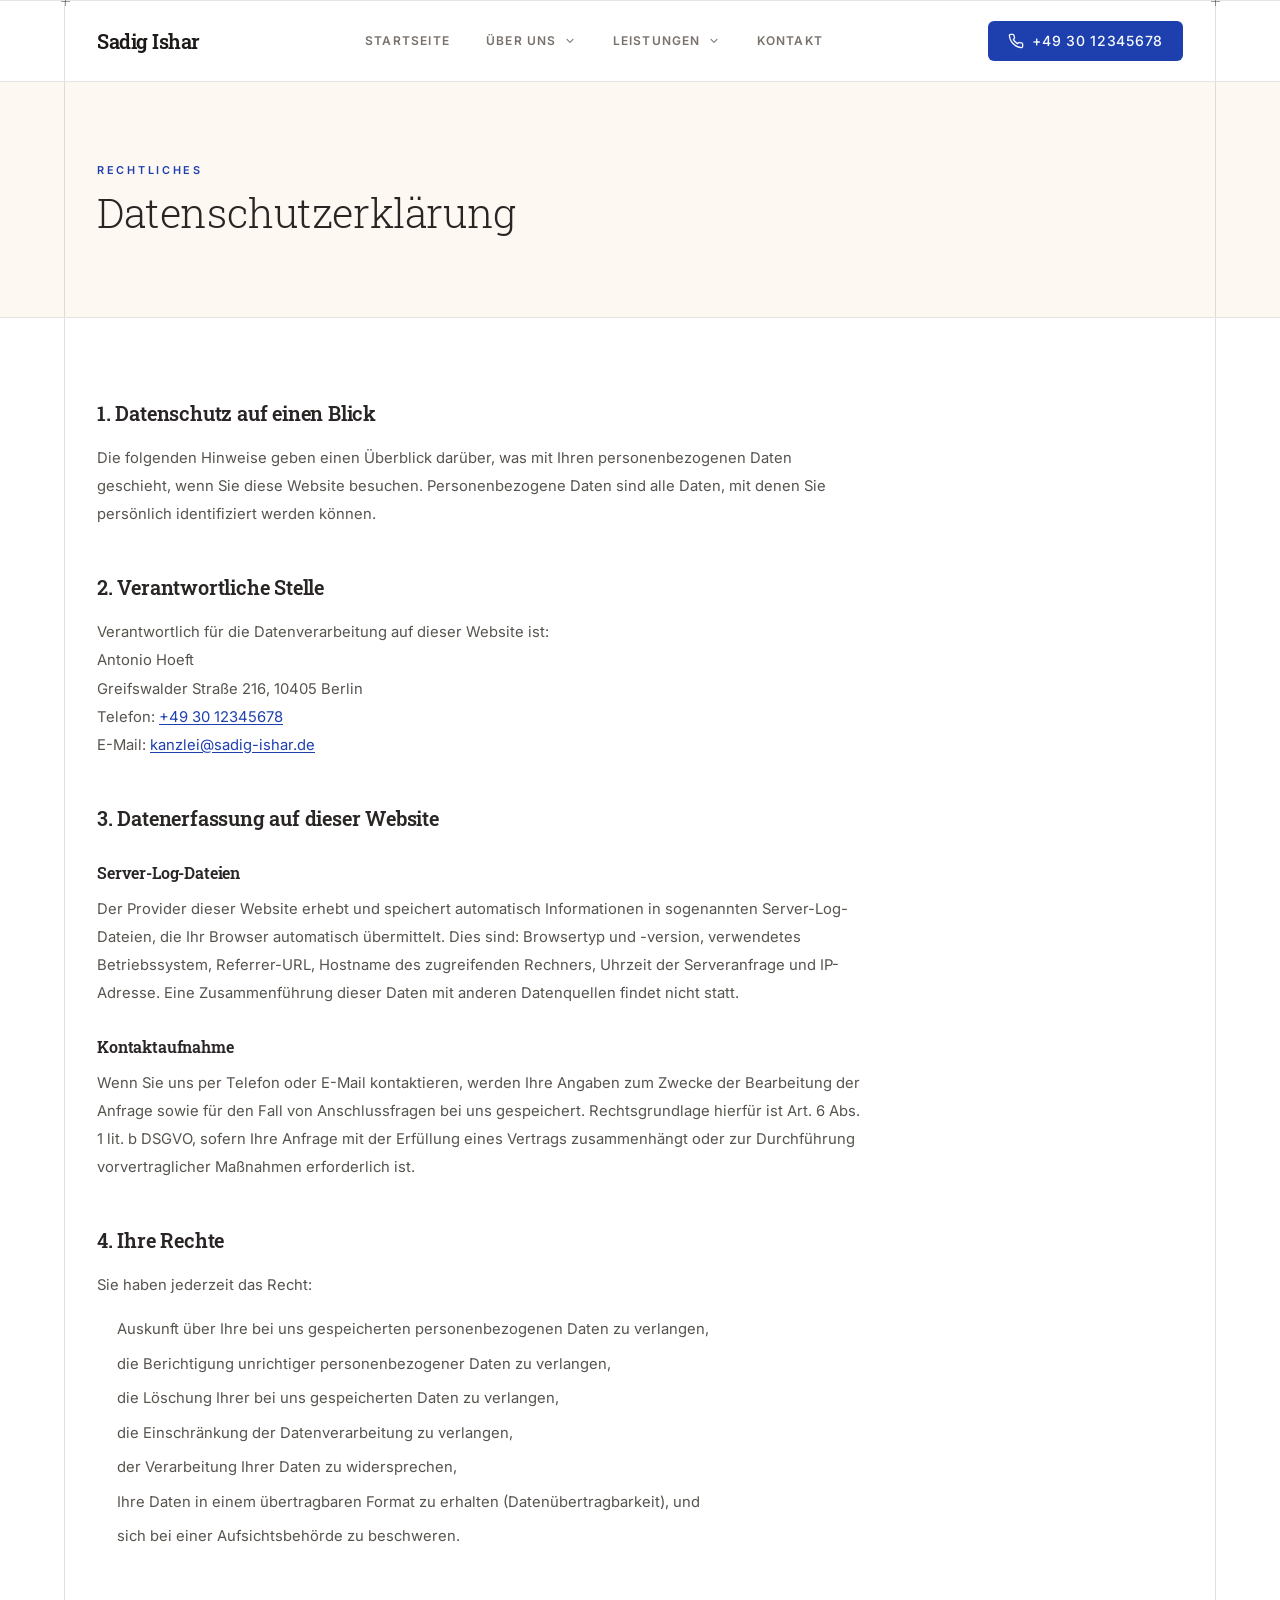
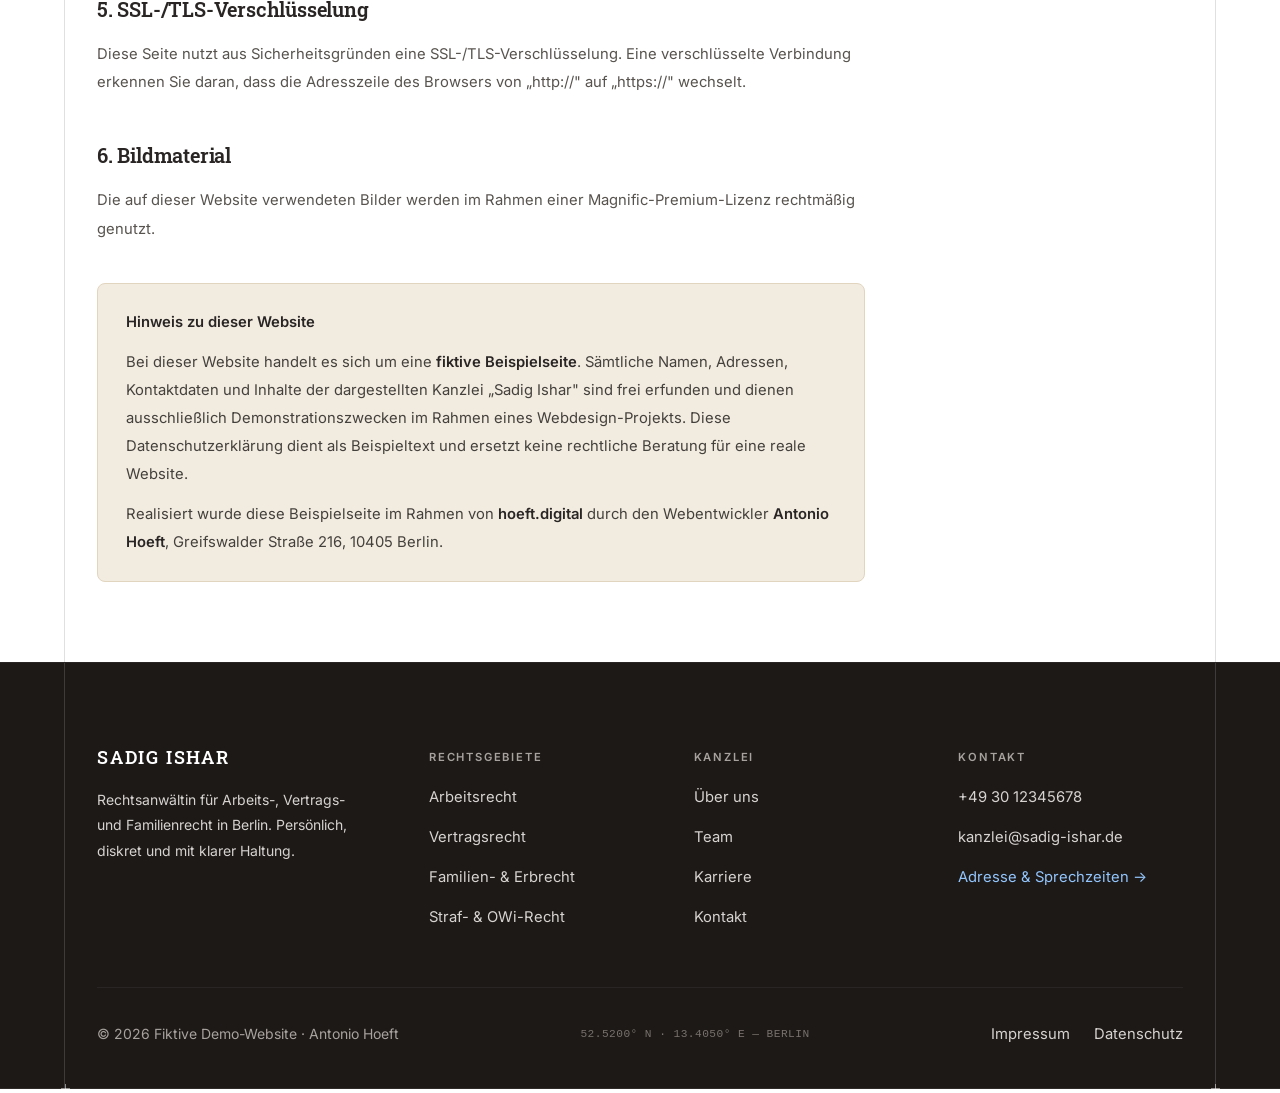
<file: datenschutz.html>
<!DOCTYPE html>
<html lang="de">
<head>
  <meta charset="UTF-8" />
  <meta name="viewport" content="width=device-width, initial-scale=1.0" />
  <meta name="robots" content="noindex, nofollow" />
  <title>Datenschutzerklärung – Sadig Ishar Rechtsanwältin (Beispielseite)</title>
  <meta name="description" content="Datenschutzerklärung der fiktiven Beispielseite von Rechtsanwältin Sadig Ishar." />
  <link rel="preconnect" href="https://fonts.googleapis.com">
  <link rel="preconnect" href="https://fonts.gstatic.com" crossorigin>
  <link href="https://fonts.googleapis.com/css2?family=Roboto+Slab:wght@300;400;600;700&family=Inter:wght@300;400;500;600&display=swap" rel="stylesheet">
  <style>
    /* ── Basis ───────────────────────────────── */
    body { margin:0; padding:0; font-family:'Inter',sans-serif; color:#292524; }
    h1,h2,h3,h4 { font-family:'Roboto Slab',serif; letter-spacing:-0.01em; }
    a { transition: color .2s, opacity .2s; }

    /* ── Buttons – nur Farbe, keine Bewegung ─── */
    .btn-primary  { background-color:#1e40af; color:#f8fafc; letter-spacing:.05em; transition:background .2s; }
    .btn-primary:hover  { background-color:#2563eb; }
    .btn-secondary { border:1px solid #d6d3d1; color:#44403c; letter-spacing:.05em; transition:background .2s, color .2s, border-color .2s; }
    .btn-secondary:hover { background-color:#f5f5f4; color:#1c1917; border-color:#a8a29e; }

    /* ── Eyebrow / Linien ────────────────────── */
    .eyebrow {
      display:block; font-family:'Inter',sans-serif;
      font-size:.68rem; font-weight:600;
      letter-spacing:.25em; text-transform:uppercase;
      color:#1e40af; margin-bottom:.6rem;
    }
    .rule { border:none; border-top:1px solid #e7e5e4; margin:0; }

    /* ── Rechtstext-Inhalt ─────────────────────── */
    .legal-content h2 { font-size:1.25rem; font-weight:600; margin:2.75rem 0 1rem; color:#292524; }
    .legal-content h2:first-child { margin-top:0; }
    .legal-content h3 { font-size:1rem; font-weight:600; margin:1.75rem 0 .6rem; color:#292524; }
    .legal-content p { font-size:.925rem; color:#57534e; line-height:1.9; margin:0 0 1rem; }
    .legal-content ul { margin:0 0 1rem 1.25rem; padding:0; }
    .legal-content li { font-size:.925rem; color:#57534e; line-height:1.9; margin-bottom:.4rem; }
    .legal-content strong { color:#292524; font-weight:600; }
    .legal-content a { color:#1e40af; text-decoration:underline; text-underline-offset:2px; }
    .legal-note {
      background:#f2ebe0; border:1px solid #e2d5c0; border-radius:.5rem;
      padding:1.5rem 1.75rem; margin-top:2.5rem;
    }
    .legal-note p { color:#44403c; margin-bottom:.75rem; }
    .legal-note p:last-child { margin-bottom:0; }

    /* ── Footer ───────────────────────────────── */
    .footer-col-label {
      font-size:.7rem; font-weight:600; letter-spacing:.16em;
      text-transform:uppercase; color:#a8a29e;
    }
    .footer-link { display:block; font-size:.925rem; color:#d6d3d1; line-height:1.9; text-decoration:none; transition:color .2s; }
    .footer-link:hover { color:#ffffff; }
    .footer-geo {
      font-family:'Courier New', monospace; font-size:.7rem;
      letter-spacing:.04em; color:#78716c;
    }

    /* ── Keylines (reduzierter Cyberbrutalismus) ─ */
    .keyline { border-left:1px solid rgba(41,37,36,.14); border-right:1px solid rgba(41,37,36,.14); }
    .keyline-dark { border-left:1px solid rgba(255,255,255,.15); border-right:1px solid rgba(255,255,255,.15); }
    .keyline-cross { position:absolute; width:0; height:0; }
    .keyline-cross::before, .keyline-cross::after { content:''; position:absolute; background:rgba(41,37,36,.45); }
    .keyline-cross::before { top:-0.5px; left:-4px; width:9px; height:1px; }
    .keyline-cross::after  { top:-4px; left:-0.5px; width:1px; height:9px; }
    .keyline-cross.dark::before, .keyline-cross.dark::after { background:rgba(255,255,255,.5); }
    .keyline-cross.tl { top:0; left:0; }
    .keyline-cross.tr { top:0; right:0; }
    .keyline-cross.bl { bottom:0; left:0; }
    .keyline-cross.br { bottom:0; right:0; }

    /* ── Mobiles Menü – erzwungen nur auf kleinen Screens ── */
    @media (min-width:1024px) {
      #mob-btn     { display:none !important; }
      #mob-overlay { display:none !important; }
    }

    /* ── Slide-in Panel (von rechts) ────────── */
    .mob-overlay {
      position:fixed; top:0; right:0; bottom:0;
      width:min(360px, 100vw);
      z-index:200;
      background:#ffffff;
      box-shadow:-32px 0 64px -24px rgba(28,25,23,.22), -2px 0 0 rgba(28,25,23,.04);
      transform:translateX(100%);
      transition:transform .45s cubic-bezier(.16,1,.3,1);
      display:flex; flex-direction:column;
    }
    .mob-overlay.open { transform:translateX(0); }

    /* Abdunklung hinter dem Panel */
    .mob-backdrop {
      position:fixed; inset:0; z-index:199;
      background:rgba(28,25,23,.3);
      backdrop-filter:blur(2px);
      opacity:0; pointer-events:none;
      transition:opacity .35s ease;
    }
    .mob-backdrop.open { opacity:1; pointer-events:auto; }

    .mob-inner {
      display:flex; flex-direction:column; justify-content:space-between;
      height:100%; padding:5.5rem 1.85rem 2.25rem; overflow-y:auto;
    }

    .mob-inner nav > * {
      opacity:0; transform:translateX(10px);
      transition:opacity .4s ease, transform .4s ease;
    }
    .mob-overlay.open .mob-inner nav > * { opacity:1; transform:translateX(0); }
    .mob-inner nav > *:nth-child(1) { transition-delay:.06s; }
    .mob-inner nav > *:nth-child(2) { transition-delay:.11s; }
    .mob-inner nav > *:nth-child(4) { transition-delay:.16s; }
    .mob-inner nav > *:nth-child(6) { transition-delay:.21s; }

    .mob-eyebrow { margin-bottom:1.4rem; }

    .mob-close {
      position:absolute; top:1.6rem; right:1.6rem; z-index:1;
      width:2.25rem; height:2.25rem; display:flex; align-items:center; justify-content:center;
      background:none; border:none; padding:0; cursor:pointer; color:#44403c;
    }

    .mob-nav-link {
      display:flex; align-items:center; justify-content:space-between;
      font-family:'Inter',sans-serif;
      font-size:1.05rem; font-weight:500; color:#292524;
      padding:.9rem 0; border-bottom:1px solid #e7e5e4;
      cursor:pointer; text-decoration:none;
    }

    .mob-chevron {
      width:16px; height:16px; stroke:#a8a29e;
      fill:none; stroke-width:2; stroke-linecap:round;
      transition:transform .2s; flex-shrink:0;
    }

    .mob-sub {
      padding:.4rem 0 .5rem 1.1rem; margin-left:.1rem;
      border-left:1px solid #e7e5e4;
    }
    .mob-sub a {
      display:block; font-family:'Inter',sans-serif;
      font-size:.9rem; color:#78716c;
      padding:.5rem 0; text-decoration:none;
    }
    .mob-sub.hidden { display:none; }

    .mob-footer {
      padding-top:1.75rem; margin-top:.5rem; border-top:1px solid #e7e5e4;
      display:flex; flex-direction:column; gap:.4rem;
    }
    .mob-footer > * {
      opacity:0; transform:translateX(10px);
      transition:opacity .4s ease, transform .4s ease;
    }
    .mob-overlay.open .mob-footer > * { opacity:1; transform:translateX(0); }
    .mob-footer > *:nth-child(1) { transition-delay:.26s; }
    .mob-footer > *:nth-child(2) { transition-delay:.3s; }
    .mob-footer > *:nth-child(3) { transition-delay:.34s; }
    .mob-footer .mob-phone {
      font-size:1.05rem; font-weight:600; color:#1e40af;
      font-family:'Inter',sans-serif; text-decoration:none;
    }
    .mob-footer .mob-email {
      font-size:.85rem; color:#78716c;
      font-family:'Inter',sans-serif; text-decoration:none;
    }

    /* Hamburger → X Übergang */
    .icon-bar {
      display:block; width:22px; height:1.5px;
      background:#44403c; border-radius:2px;
      transition:transform .25s, opacity .2s;
      transform-origin:center;
    }
    #mob-btn { display:flex; flex-direction:column; gap:5px; padding:.35rem; background:none; border:none; cursor:pointer; }
    #mob-btn.open .bar-1 { transform:translateY(6.5px) rotate(45deg); }
    #mob-btn.open .bar-2 { opacity:0; }
    #mob-btn.open .bar-3 { transform:translateY(-6.5px) rotate(-45deg); }

    /* Anchor-Offset */
    section[id] { scroll-margin-top:80px; }
  </style>
  <link rel="icon" href="favicon.svg" type="image/svg+xml" />
  <link rel="stylesheet" href="tailwind.css" />
</head>
<body class="bg-white">

  <!-- ─── Navigation ───────────────────────────── -->
  <header class="sticky top-0 z-50 bg-white/90 backdrop-blur border-t border-b border-stone-200">
    <div class="max-w-6xl mx-auto px-4 sm:px-6 lg:px-8 keyline" style="position:relative;">
      <span class="keyline-cross tl" aria-hidden="true"></span>
      <span class="keyline-cross tr" aria-hidden="true"></span>
      <div class="h-20 flex items-center justify-between">

        <a href="index.html" class="text-xl font-semibold tracking-tight text-stone-900" style="font-family:'Roboto Slab',serif;">
          Sadig Ishar
        </a>

        <nav class="hidden lg:flex items-center gap-9 text-xs font-semibold tracking-[.1em] uppercase">
          <a href="index.html" class="py-2 text-stone-500 hover:text-stone-900">Startseite</a>

          <div class="relative group">
            <button class="inline-flex items-center gap-1.5 py-2 text-stone-500 hover:text-stone-900 uppercase focus:outline-none" aria-haspopup="true" aria-expanded="false">
              Über uns
              <svg class="h-3.5 w-3.5 transition-transform duration-200 group-hover:rotate-180" viewBox="0 0 20 20" fill="currentColor">
                <path fill-rule="evenodd" d="M5.23 7.21a.75.75 0 011.06.02L10 10.94l3.71-3.71a.75.75 0 111.06 1.06l-4.24 4.24a.75.75 0 01-1.06 0L5.21 8.29a.75.75 0 01.02-1.08z" clip-rule="evenodd"/>
              </svg>
            </button>
            <div class="pointer-events-none absolute left-0 top-full mt-3 w-56 bg-white border border-stone-200 shadow-sm opacity-0 translate-y-1 transition duration-150 ease-out">
              <div class="py-2 normal-case tracking-normal font-medium">
                <a href="index.html" class="block px-4 py-2.5 text-sm text-stone-700 hover:bg-[#f2ebe0] hover:text-stone-900">Kanzlei</a>
                <a href="index.html" class="block px-4 py-2.5 text-sm text-stone-700 hover:bg-[#f2ebe0] hover:text-stone-900">Team</a>
                <a href="index.html" class="block px-4 py-2.5 text-sm text-stone-700 hover:bg-[#f2ebe0] hover:text-stone-900">Karriere</a>
              </div>
            </div>
          </div>

          <div class="relative group">
            <button class="inline-flex items-center gap-1.5 py-2 text-stone-500 hover:text-stone-900 uppercase focus:outline-none" aria-haspopup="true" aria-expanded="false">
              Leistungen
              <svg class="h-3.5 w-3.5 transition-transform duration-200 group-hover:rotate-180" viewBox="0 0 20 20" fill="currentColor">
                <path fill-rule="evenodd" d="M5.23 7.21a.75.75 0 011.06.02L10 10.94l3.71-3.71a.75.75 0 111.06 1.06l-4.24 4.24a.75.75 0 01-1.06 0L5.21 8.29a.75.75 0 01.02-1.08z" clip-rule="evenodd"/>
              </svg>
            </button>
            <div class="pointer-events-none absolute left-0 top-full mt-3 w-64 bg-white border border-stone-200 shadow-sm opacity-0 translate-y-1 transition duration-150 ease-out
                         group-hover:opacity-100 group-hover:translate-y-0 group-hover:pointer-events-auto focus-within:opacity-100 focus-within:translate-y-0">
              <div class="py-2 normal-case tracking-normal font-medium">
                <a href="index.html#leistungen" class="block px-4 py-2.5 text-sm text-stone-700 hover:bg-[#f2ebe0] hover:text-stone-900">Arbeitsrecht</a>
                <a href="index.html#leistungen" class="block px-4 py-2.5 text-sm text-stone-700 hover:bg-[#f2ebe0] hover:text-stone-900">Vertragsrecht</a>
                <a href="index.html#leistungen" class="block px-4 py-2.5 text-sm text-stone-700 hover:bg-[#f2ebe0] hover:text-stone-900">Familien- &amp; Erbrecht</a>
                <a href="index.html#leistungen" class="block px-4 py-2.5 text-sm text-stone-700 hover:bg-[#f2ebe0] hover:text-stone-900">Straf- &amp; OWi-Recht</a>
                <a href="index.html#leistungen" class="block px-4 py-2.5 text-sm text-stone-700 hover:bg-[#f2ebe0] hover:text-stone-900">Allgemeine Beratung</a>
              </div>
            </div>
          </div>

          <a href="index.html#kontakt" class="py-2 text-stone-500 hover:text-stone-900">Kontakt</a>
        </nav>

        <a href="tel:+493012345678" class="btn-primary hidden md:inline-flex items-center gap-2 rounded-md px-5 py-2.5 text-sm font-medium">
          <span class="sr-only">Ruf uns an</span>
          <svg width="16" height="16" viewBox="0 0 24 24" fill="none" stroke="currentColor" stroke-width="2" stroke-linecap="round" stroke-linejoin="round">
            <path d="M22 16.92v3a2 2 0 0 1-2.18 2 19.79 19.79 0 0 1-8.63-3.07 19.5 19.5 0 0 1-6-6A19.79 19.79 0 0 1 2.08 4.18 2 2 0 0 1 4.06 2h3a2 2 0 0 1 2 1.72c.12.9.32 1.77.59 2.61a2 2 0 0 1-.45 2.11L8.09 9.91a16 16 0 0 0 6 6l1.47-1.11a2 2 0 0 1 2.11-.45c.84.27 1.71.47 2.61.59A2 2 0 0 1 22 16.92Z"/>
          </svg>
          +49 30 12345678
        </a>

        <!-- Animierter Hamburger-Button -->
        <button id="mob-btn" class="lg:hidden" aria-label="Menü öffnen" aria-expanded="false" aria-controls="mob-overlay">
          <span class="icon-bar bar-1"></span>
          <span class="icon-bar bar-2"></span>
          <span class="icon-bar bar-3"></span>
        </button>
      </div>
    </div>
  </header>

  <!-- ─── Backdrop ───────────────────────────────── -->
  <div id="mob-backdrop" class="mob-backdrop" aria-hidden="true"></div>

  <!-- ─── Slide-in Mobilmenü ──────────────────────── -->
  <div id="mob-overlay" class="mob-overlay" role="dialog" aria-modal="true" aria-label="Navigation">
    <button class="mob-close" onclick="closeMob()" aria-label="Menü schließen">
      <svg width="20" height="20" viewBox="0 0 24 24" fill="none" stroke="currentColor" stroke-width="1.75" stroke-linecap="round" stroke-linejoin="round">
        <line x1="18" y1="6" x2="6" y2="18"/><line x1="6" y1="6" x2="18" y2="18"/>
      </svg>
    </button>
    <div class="mob-inner">
      <div>
        <span class="eyebrow mob-eyebrow">Navigation</span>
        <nav>
        <a href="index.html" class="mob-nav-link" onclick="closeMob()">Startseite</a>

        <div class="mob-nav-link" id="mob-about-btn" role="button" tabindex="0">
          <span>Über uns</span>
          <svg class="mob-chevron" id="mob-about-chev" viewBox="0 0 12 12"><polyline points="2,4 6,8 10,4"/></svg>
        </div>
        <div class="mob-sub hidden" id="mobile-about-menu">
          <a href="index.html" onclick="closeMob()">Kanzlei</a>
          <a href="index.html" onclick="closeMob()">Team</a>
          <a href="index.html" onclick="closeMob()">Karriere</a>
        </div>

        <div class="mob-nav-link" id="mob-services-btn" role="button" tabindex="0">
          <span>Leistungen</span>
          <svg class="mob-chevron" id="mob-services-chev" viewBox="0 0 12 12"><polyline points="2,4 6,8 10,4"/></svg>
        </div>
        <div class="mob-sub hidden" id="mobile-services-menu">
          <a href="index.html#leistungen" onclick="closeMob()">Arbeitsrecht</a>
          <a href="index.html#leistungen" onclick="closeMob()">Vertragsrecht</a>
          <a href="index.html#leistungen" onclick="closeMob()">Familien- &amp; Erbrecht</a>
          <a href="index.html#leistungen" onclick="closeMob()">Straf- &amp; OWi-Recht</a>
          <a href="index.html#leistungen" onclick="closeMob()">Allgemeine Beratung</a>
        </div>

        <a href="index.html#kontakt" class="mob-nav-link" onclick="closeMob()">Kontakt</a>
        </nav>
      </div>

      <div class="mob-footer">
        <span class="eyebrow mob-eyebrow" style="margin-bottom:.75rem;">Kontakt</span>
        <a href="tel:+493012345678" class="mob-phone">+49 30 12345678</a>
        <a href="mailto:kanzlei@sadig-ishar.de" class="mob-email">kanzlei@sadig-ishar.de</a>
      </div>
    </div>
  </div>

  <!-- ─── Seiten-Intro ──────────────────────────── -->
  <section class="border-b border-stone-200" style="background:#fdf8f1;">
    <div class="max-w-6xl mx-auto px-4 sm:px-6 lg:px-8 py-20 keyline">
      <span class="eyebrow">Rechtliches</span>
      <h1 style="font-size:clamp(2rem,3.2vw,2.75rem); line-height:1.2; font-weight:300;">Datenschutzerklärung</h1>
    </div>
  </section>

  <!-- ─── Inhalt ────────────────────────────────── -->
  <section class="bg-white">
    <div class="max-w-6xl mx-auto px-4 sm:px-6 lg:px-8 py-20 keyline">
      <div class="max-w-3xl legal-content">

        <h2>1. Datenschutz auf einen Blick</h2>
        <p>
          Die folgenden Hinweise geben einen Überblick darüber, was mit Ihren personenbezogenen Daten geschieht,
          wenn Sie diese Website besuchen. Personenbezogene Daten sind alle Daten, mit denen Sie persönlich
          identifiziert werden können.
        </p>

        <h2>2. Verantwortliche Stelle</h2>
        <p>
          Verantwortlich für die Datenverarbeitung auf dieser Website ist:<br>
          Antonio Hoeft<br>
          Greifswalder Straße 216, 10405 Berlin<br>
          Telefon: <a href="tel:+493012345678">+49 30 12345678</a><br>
          E-Mail: <a href="mailto:kanzlei@sadig-ishar.de">kanzlei@sadig-ishar.de</a>
        </p>

        <h2>3. Datenerfassung auf dieser Website</h2>
        <h3>Server-Log-Dateien</h3>
        <p>
          Der Provider dieser Website erhebt und speichert automatisch Informationen in sogenannten Server-Log-Dateien,
          die Ihr Browser automatisch übermittelt. Dies sind: Browsertyp und -version, verwendetes Betriebssystem,
          Referrer-URL, Hostname des zugreifenden Rechners, Uhrzeit der Serveranfrage und IP-Adresse. Eine
          Zusammenführung dieser Daten mit anderen Datenquellen findet nicht statt.
        </p>
        <h3>Kontaktaufnahme</h3>
        <p>
          Wenn Sie uns per Telefon oder E-Mail kontaktieren, werden Ihre Angaben zum Zwecke der Bearbeitung der
          Anfrage sowie für den Fall von Anschlussfragen bei uns gespeichert. Rechtsgrundlage hierfür ist
          Art. 6 Abs. 1 lit. b DSGVO, sofern Ihre Anfrage mit der Erfüllung eines Vertrags zusammenhängt oder zur
          Durchführung vorvertraglicher Maßnahmen erforderlich ist.
        </p>

        <h2>4. Ihre Rechte</h2>
        <p>Sie haben jederzeit das Recht:</p>
        <ul>
          <li>Auskunft über Ihre bei uns gespeicherten personenbezogenen Daten zu verlangen,</li>
          <li>die Berichtigung unrichtiger personenbezogener Daten zu verlangen,</li>
          <li>die Löschung Ihrer bei uns gespeicherten Daten zu verlangen,</li>
          <li>die Einschränkung der Datenverarbeitung zu verlangen,</li>
          <li>der Verarbeitung Ihrer Daten zu widersprechen,</li>
          <li>Ihre Daten in einem übertragbaren Format zu erhalten (Datenübertragbarkeit), und</li>
          <li>sich bei einer Aufsichtsbehörde zu beschweren.</li>
        </ul>

        <h2>5. SSL-/TLS-Verschlüsselung</h2>
        <p>
          Diese Seite nutzt aus Sicherheitsgründen eine SSL-/TLS-Verschlüsselung. Eine verschlüsselte Verbindung
          erkennen Sie daran, dass die Adresszeile des Browsers von „http://" auf „https://" wechselt.
        </p>

        <h2>6. Bildmaterial</h2>
        <p>Die auf dieser Website verwendeten Bilder werden im Rahmen einer Magnific-Premium-Lizenz rechtmäßig genutzt.</p>

        <div class="legal-note">
          <p><strong>Hinweis zu dieser Website</strong></p>
          <p>
            Bei dieser Website handelt es sich um eine <strong>fiktive Beispielseite</strong>. Sämtliche Namen, Adressen,
            Kontaktdaten und Inhalte der dargestellten Kanzlei „Sadig Ishar" sind frei erfunden und dienen ausschließlich
            Demonstrationszwecken im Rahmen eines Webdesign-Projekts. Diese Datenschutzerklärung dient als Beispieltext
            und ersetzt keine rechtliche Beratung für eine reale Website.
          </p>
          <p>
            Realisiert wurde diese Beispielseite im Rahmen von <strong>hoeft.digital</strong> durch den Webentwickler
            <strong>Antonio Hoeft</strong>, Greifswalder Straße 216, 10405 Berlin.
          </p>
        </div>

      </div>
    </div>
  </section>

  <!-- ─── Footer ───────────────────────────────── -->
  <footer class="bg-stone-900 border-t border-stone-800" style="border-bottom:1px solid rgba(255,255,255,.08);">
    <div class="max-w-6xl mx-auto px-4 sm:px-6 lg:px-8 pt-20 pb-10 keyline-dark" style="position:relative;">
      <span class="keyline-cross bl dark" aria-hidden="true"></span>
      <span class="keyline-cross br dark" aria-hidden="true"></span>

      <div class="grid md:grid-cols-[1.3fr_1fr_1fr_1fr] gap-x-10 gap-y-12 pb-14 border-b border-stone-800">
        <div>
          <span class="text-white font-semibold text-lg" style="font-family:'Roboto Slab',serif; letter-spacing:.1em;">SADIG ISHAR</span>
          <p class="text-stone-300 text-sm leading-[1.85] mt-4" style="max-width:30ch;">
            Rechtsanwältin für Arbeits-, Vertrags- und Familienrecht in Berlin.
            Persönlich, diskret und mit klarer Haltung.
          </p>
        </div>

        <div>
          <span class="footer-col-label">Rechtsgebiete</span>
          <nav class="flex flex-col gap-3 mt-4">
            <a href="index.html#leistungen" class="footer-link">Arbeitsrecht</a>
            <a href="index.html#leistungen" class="footer-link">Vertragsrecht</a>
            <a href="index.html#leistungen" class="footer-link">Familien- &amp; Erbrecht</a>
            <a href="index.html#leistungen" class="footer-link">Straf- &amp; OWi-Recht</a>
          </nav>
        </div>

        <div>
          <span class="footer-col-label">Kanzlei</span>
          <nav class="flex flex-col gap-3 mt-4">
            <a href="index.html" class="footer-link">Über uns</a>
            <a href="index.html" class="footer-link">Team</a>
            <a href="index.html" class="footer-link">Karriere</a>
            <a href="index.html#kontakt" class="footer-link">Kontakt</a>
          </nav>
        </div>

        <div>
          <span class="footer-col-label">Kontakt</span>
          <div class="flex flex-col gap-3 mt-4">
            <a href="tel:+493012345678" class="footer-link">+49 30 12345678</a>
            <a href="mailto:kanzlei@sadig-ishar.de" class="footer-link">kanzlei@sadig-ishar.de</a>
            <a href="index.html#kontakt" class="footer-link" style="color:#93c5fd;">Adresse &amp; Sprechzeiten →</a>
          </div>
        </div>
      </div>

      <div class="pt-8 flex flex-col sm:flex-row items-center justify-between gap-4 text-stone-400 text-sm">
        <span>&copy; 2026 Fiktive Demo-Website · Antonio Hoeft</span>
        <span class="footer-geo">52.5200° N · 13.4050° E — BERLIN</span>
        <div class="flex gap-6">
          <a href="impressum.html" class="footer-link" style="display:inline;">Impressum</a>
          <a href="datenschutz.html" class="footer-link" style="display:inline;">Datenschutz</a>
        </div>
      </div>

    </div>
  </footer>

  <!-- ─── JavaScript ────────────────────────────── -->
  <script>
    /* ── Slide-in Mobilmenü ── */
    const mobBtn      = document.getElementById('mob-btn');
    const mobOverlay  = document.getElementById('mob-overlay');
    const mobBackdrop = document.getElementById('mob-backdrop');

    function closeMob() {
      mobOverlay.classList.remove('open');
      mobBackdrop.classList.remove('open');
      mobBtn.classList.remove('open');
      mobBtn.setAttribute('aria-expanded', 'false');
      document.body.style.overflow = '';
    }

    mobBtn.addEventListener('click', () => {
      const open = mobOverlay.classList.toggle('open');
      mobBackdrop.classList.toggle('open', open);
      mobBtn.classList.toggle('open', open);
      mobBtn.setAttribute('aria-expanded', String(open));
      document.body.style.overflow = open ? 'hidden' : '';
    });

    mobBackdrop.addEventListener('click', closeMob);

    /* ── Mobile Sub-Menüs ── */
    function setupMobSub(btnId, panelId, chevId) {
      const btn   = document.getElementById(btnId);
      const panel = document.getElementById(panelId);
      const chev  = document.getElementById(chevId);
      let open = false;
      btn.addEventListener('click', () => {
        open = !open;
        panel.classList.toggle('hidden', !open);
        if (chev) chev.style.transform = open ? 'rotate(180deg)' : '';
      });
    }
    setupMobSub('mob-about-btn',    'mobile-about-menu',    'mob-about-chev');
    setupMobSub('mob-services-btn', 'mobile-services-menu', 'mob-services-chev');

    /* ── Desktop-Dropdowns (unverändert) ── */
    function setupDelayedDropdown(groupSelector, menuSelector, delay = 500) {
      const group = document.querySelector(groupSelector);
      const menu = group.querySelector(menuSelector);
      let hideTimeout;
      group.addEventListener('mouseenter', () => {
        clearTimeout(hideTimeout);
        menu.classList.remove('opacity-0', 'pointer-events-none', 'translate-y-1');
        menu.classList.add('opacity-100', 'translate-y-0');
      });
      group.addEventListener('mouseleave', () => {
        hideTimeout = setTimeout(() => {
          menu.classList.add('opacity-0', 'pointer-events-none', 'translate-y-1');
          menu.classList.remove('opacity-100', 'translate-y-0');
        }, delay);
      });
    }
    setupDelayedDropdown('.group:nth-of-type(1)', 'div');
    setupDelayedDropdown('.group:nth-of-type(2)', 'div');
  </script>

</body>
</html>
</file>
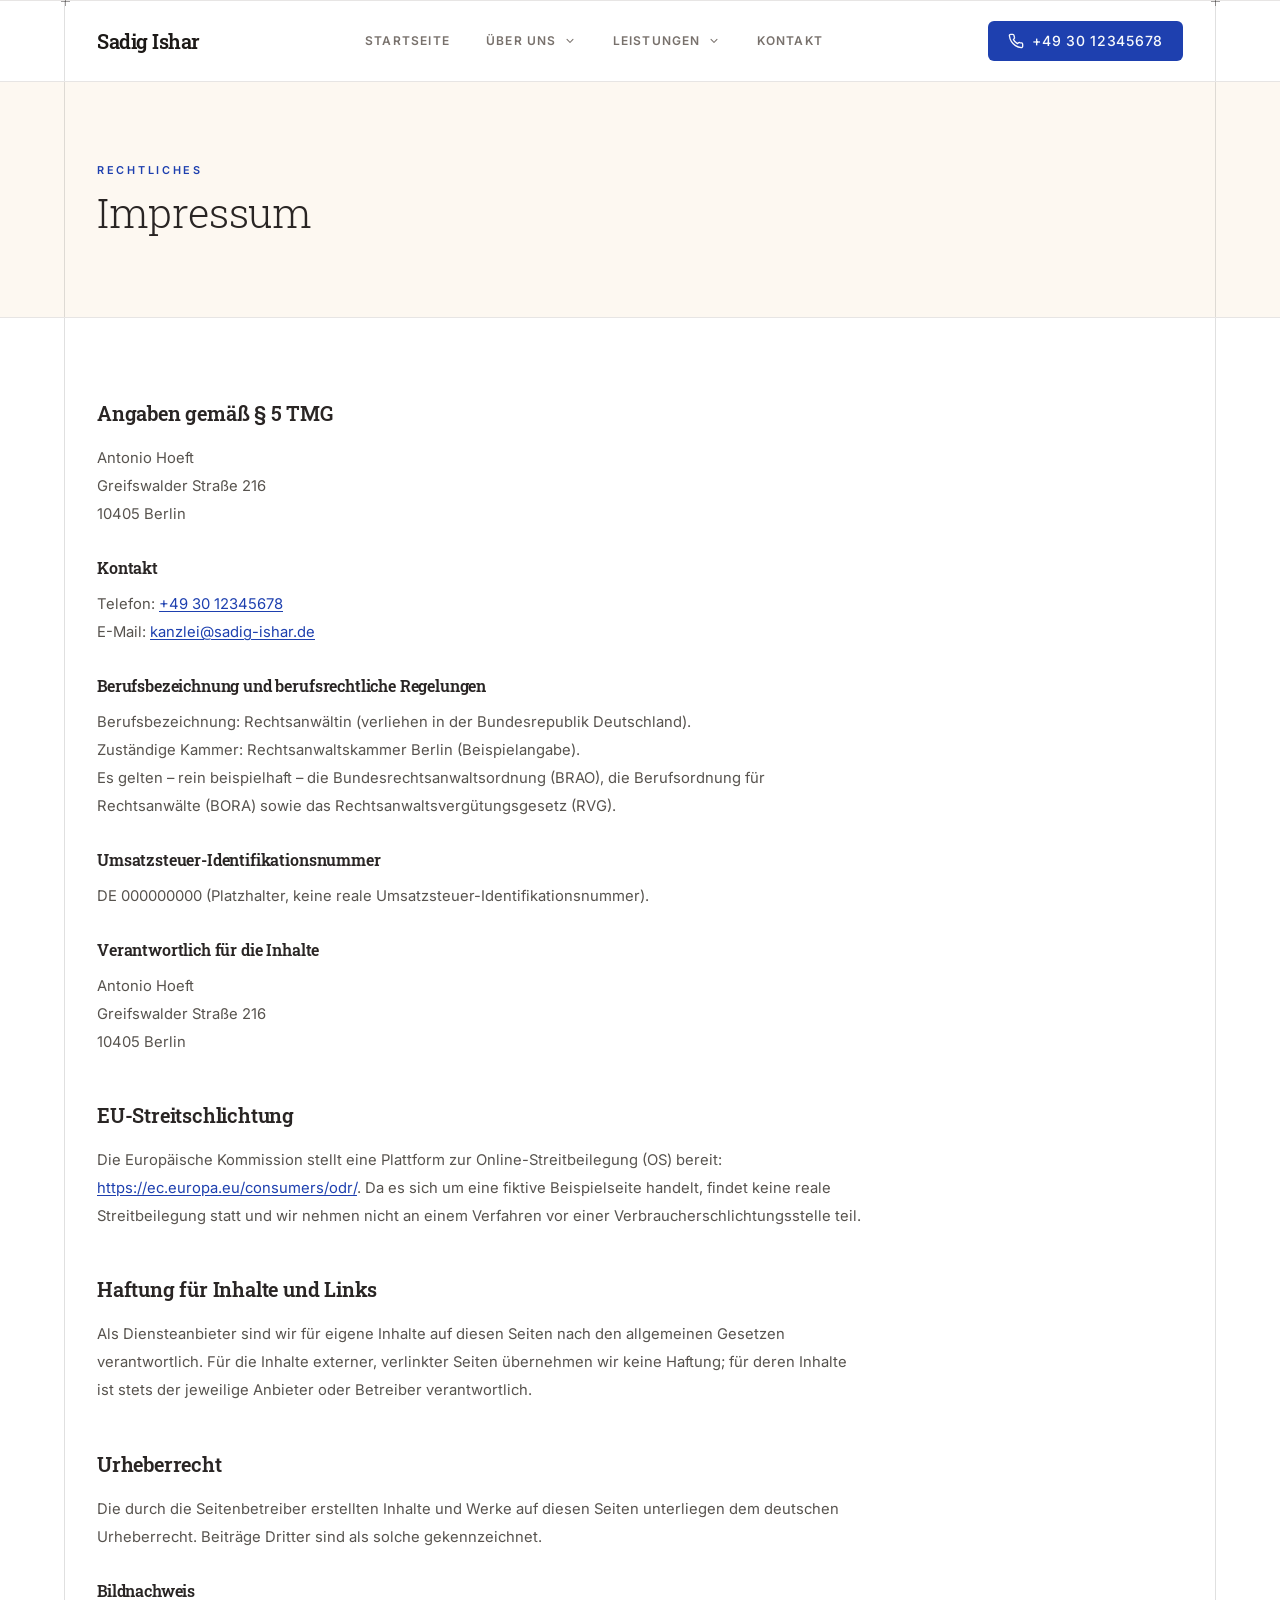
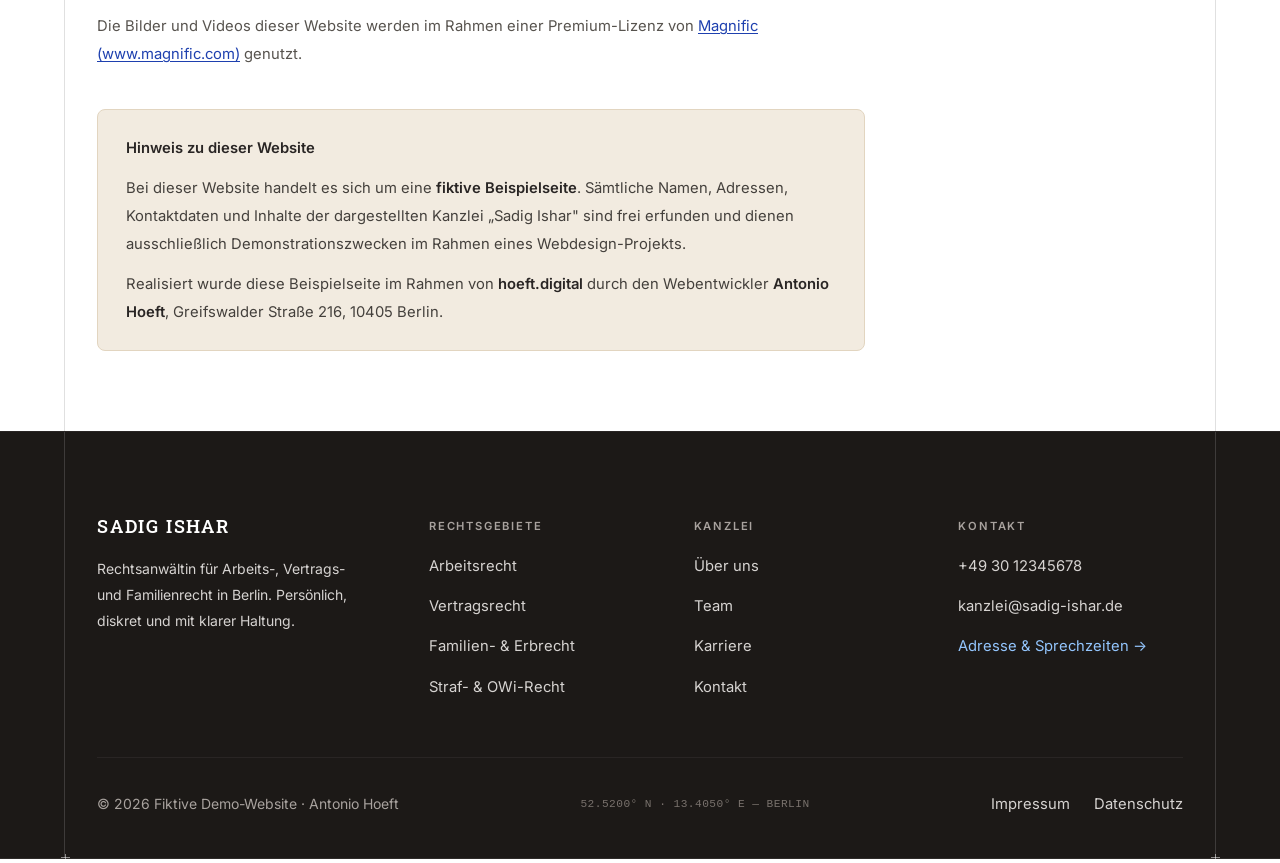
<file: impressum.html>
<!DOCTYPE html>
<html lang="de">
<head>
  <meta charset="UTF-8" />
  <meta name="viewport" content="width=device-width, initial-scale=1.0" />
  <meta name="robots" content="noindex, nofollow" />
  <title>Impressum – Sadig Ishar Rechtsanwältin (Beispielseite)</title>
  <meta name="description" content="Impressum der fiktiven Beispielseite von Rechtsanwältin Sadig Ishar." />
  <link rel="preconnect" href="https://fonts.googleapis.com">
  <link rel="preconnect" href="https://fonts.gstatic.com" crossorigin>
  <link href="https://fonts.googleapis.com/css2?family=Roboto+Slab:wght@300;400;600;700&family=Inter:wght@300;400;500;600&display=swap" rel="stylesheet">
  <style>
    /* ── Basis ───────────────────────────────── */
    body { margin:0; padding:0; font-family:'Inter',sans-serif; color:#292524; }
    h1,h2,h3,h4 { font-family:'Roboto Slab',serif; letter-spacing:-0.01em; }
    a { transition: color .2s, opacity .2s; }

    /* ── Buttons – nur Farbe, keine Bewegung ─── */
    .btn-primary  { background-color:#1e40af; color:#f8fafc; letter-spacing:.05em; transition:background .2s; }
    .btn-primary:hover  { background-color:#2563eb; }
    .btn-secondary { border:1px solid #d6d3d1; color:#44403c; letter-spacing:.05em; transition:background .2s, color .2s, border-color .2s; }
    .btn-secondary:hover { background-color:#f5f5f4; color:#1c1917; border-color:#a8a29e; }

    /* ── Eyebrow / Linien ────────────────────── */
    .eyebrow {
      display:block; font-family:'Inter',sans-serif;
      font-size:.68rem; font-weight:600;
      letter-spacing:.25em; text-transform:uppercase;
      color:#1e40af; margin-bottom:.6rem;
    }
    .rule { border:none; border-top:1px solid #e7e5e4; margin:0; }

    /* ── Rechtstext-Inhalt ─────────────────────── */
    .legal-content h2 { font-size:1.25rem; font-weight:600; margin:2.75rem 0 1rem; color:#292524; }
    .legal-content h2:first-child { margin-top:0; }
    .legal-content h3 { font-size:1rem; font-weight:600; margin:1.75rem 0 .6rem; color:#292524; }
    .legal-content p { font-size:.925rem; color:#57534e; line-height:1.9; margin:0 0 1rem; }
    .legal-content ul { margin:0 0 1rem 1.25rem; padding:0; }
    .legal-content li { font-size:.925rem; color:#57534e; line-height:1.9; margin-bottom:.4rem; }
    .legal-content strong { color:#292524; font-weight:600; }
    .legal-content a { color:#1e40af; text-decoration:underline; text-underline-offset:2px; }
    .legal-note {
      background:#f2ebe0; border:1px solid #e2d5c0; border-radius:.5rem;
      padding:1.5rem 1.75rem; margin-top:2.5rem;
    }
    .legal-note p { color:#44403c; margin-bottom:.75rem; }
    .legal-note p:last-child { margin-bottom:0; }

    /* ── Footer ───────────────────────────────── */
    .footer-col-label {
      font-size:.7rem; font-weight:600; letter-spacing:.16em;
      text-transform:uppercase; color:#a8a29e;
    }
    .footer-link { display:block; font-size:.925rem; color:#d6d3d1; line-height:1.9; text-decoration:none; transition:color .2s; }
    .footer-link:hover { color:#ffffff; }
    .footer-geo {
      font-family:'Courier New', monospace; font-size:.7rem;
      letter-spacing:.04em; color:#78716c;
    }

    /* ── Keylines (reduzierter Cyberbrutalismus) ─ */
    .keyline { border-left:1px solid rgba(41,37,36,.14); border-right:1px solid rgba(41,37,36,.14); }
    .keyline-dark { border-left:1px solid rgba(255,255,255,.15); border-right:1px solid rgba(255,255,255,.15); }
    .keyline-cross { position:absolute; width:0; height:0; }
    .keyline-cross::before, .keyline-cross::after { content:''; position:absolute; background:rgba(41,37,36,.45); }
    .keyline-cross::before { top:-0.5px; left:-4px; width:9px; height:1px; }
    .keyline-cross::after  { top:-4px; left:-0.5px; width:1px; height:9px; }
    .keyline-cross.dark::before, .keyline-cross.dark::after { background:rgba(255,255,255,.5); }
    .keyline-cross.tl { top:0; left:0; }
    .keyline-cross.tr { top:0; right:0; }
    .keyline-cross.bl { bottom:0; left:0; }
    .keyline-cross.br { bottom:0; right:0; }

    /* ── Mobiles Menü – erzwungen nur auf kleinen Screens ── */
    @media (min-width:1024px) {
      #mob-btn     { display:none !important; }
      #mob-overlay { display:none !important; }
    }

    /* ── Slide-in Panel (von rechts) ────────── */
    .mob-overlay {
      position:fixed; top:0; right:0; bottom:0;
      width:min(360px, 100vw);
      z-index:200;
      background:#ffffff;
      box-shadow:-32px 0 64px -24px rgba(28,25,23,.22), -2px 0 0 rgba(28,25,23,.04);
      transform:translateX(100%);
      transition:transform .45s cubic-bezier(.16,1,.3,1);
      display:flex; flex-direction:column;
    }
    .mob-overlay.open { transform:translateX(0); }

    /* Abdunklung hinter dem Panel */
    .mob-backdrop {
      position:fixed; inset:0; z-index:199;
      background:rgba(28,25,23,.3);
      backdrop-filter:blur(2px);
      opacity:0; pointer-events:none;
      transition:opacity .35s ease;
    }
    .mob-backdrop.open { opacity:1; pointer-events:auto; }

    .mob-inner {
      display:flex; flex-direction:column; justify-content:space-between;
      height:100%; padding:5.5rem 1.85rem 2.25rem; overflow-y:auto;
    }

    .mob-inner nav > * {
      opacity:0; transform:translateX(10px);
      transition:opacity .4s ease, transform .4s ease;
    }
    .mob-overlay.open .mob-inner nav > * { opacity:1; transform:translateX(0); }
    .mob-inner nav > *:nth-child(1) { transition-delay:.06s; }
    .mob-inner nav > *:nth-child(2) { transition-delay:.11s; }
    .mob-inner nav > *:nth-child(4) { transition-delay:.16s; }
    .mob-inner nav > *:nth-child(6) { transition-delay:.21s; }

    .mob-eyebrow { margin-bottom:1.4rem; }

    .mob-close {
      position:absolute; top:1.6rem; right:1.6rem; z-index:1;
      width:2.25rem; height:2.25rem; display:flex; align-items:center; justify-content:center;
      background:none; border:none; padding:0; cursor:pointer; color:#44403c;
    }

    .mob-nav-link {
      display:flex; align-items:center; justify-content:space-between;
      font-family:'Inter',sans-serif;
      font-size:1.05rem; font-weight:500; color:#292524;
      padding:.9rem 0; border-bottom:1px solid #e7e5e4;
      cursor:pointer; text-decoration:none;
    }

    .mob-chevron {
      width:16px; height:16px; stroke:#a8a29e;
      fill:none; stroke-width:2; stroke-linecap:round;
      transition:transform .2s; flex-shrink:0;
    }

    .mob-sub {
      padding:.4rem 0 .5rem 1.1rem; margin-left:.1rem;
      border-left:1px solid #e7e5e4;
    }
    .mob-sub a {
      display:block; font-family:'Inter',sans-serif;
      font-size:.9rem; color:#78716c;
      padding:.5rem 0; text-decoration:none;
    }
    .mob-sub.hidden { display:none; }

    .mob-footer {
      padding-top:1.75rem; margin-top:.5rem; border-top:1px solid #e7e5e4;
      display:flex; flex-direction:column; gap:.4rem;
    }
    .mob-footer > * {
      opacity:0; transform:translateX(10px);
      transition:opacity .4s ease, transform .4s ease;
    }
    .mob-overlay.open .mob-footer > * { opacity:1; transform:translateX(0); }
    .mob-footer > *:nth-child(1) { transition-delay:.26s; }
    .mob-footer > *:nth-child(2) { transition-delay:.3s; }
    .mob-footer > *:nth-child(3) { transition-delay:.34s; }
    .mob-footer .mob-phone {
      font-size:1.05rem; font-weight:600; color:#1e40af;
      font-family:'Inter',sans-serif; text-decoration:none;
    }
    .mob-footer .mob-email {
      font-size:.85rem; color:#78716c;
      font-family:'Inter',sans-serif; text-decoration:none;
    }

    /* Hamburger → X Übergang */
    .icon-bar {
      display:block; width:22px; height:1.5px;
      background:#44403c; border-radius:2px;
      transition:transform .25s, opacity .2s;
      transform-origin:center;
    }
    #mob-btn { display:flex; flex-direction:column; gap:5px; padding:.35rem; background:none; border:none; cursor:pointer; }
    #mob-btn.open .bar-1 { transform:translateY(6.5px) rotate(45deg); }
    #mob-btn.open .bar-2 { opacity:0; }
    #mob-btn.open .bar-3 { transform:translateY(-6.5px) rotate(-45deg); }

    /* Anchor-Offset */
    section[id] { scroll-margin-top:80px; }
  </style>
  <link rel="icon" href="favicon.svg" type="image/svg+xml" />
  <link rel="stylesheet" href="tailwind.css" />
</head>
<body class="bg-white">

  <!-- ─── Navigation ───────────────────────────── -->
  <header class="sticky top-0 z-50 bg-white/90 backdrop-blur border-t border-b border-stone-200">
    <div class="max-w-6xl mx-auto px-4 sm:px-6 lg:px-8 keyline" style="position:relative;">
      <span class="keyline-cross tl" aria-hidden="true"></span>
      <span class="keyline-cross tr" aria-hidden="true"></span>
      <div class="h-20 flex items-center justify-between">

        <a href="index.html" class="text-xl font-semibold tracking-tight text-stone-900" style="font-family:'Roboto Slab',serif;">
          Sadig Ishar
        </a>

        <nav class="hidden lg:flex items-center gap-9 text-xs font-semibold tracking-[.1em] uppercase">
          <a href="index.html" class="py-2 text-stone-500 hover:text-stone-900">Startseite</a>

          <div class="relative group">
            <button class="inline-flex items-center gap-1.5 py-2 text-stone-500 hover:text-stone-900 uppercase focus:outline-none" aria-haspopup="true" aria-expanded="false">
              Über uns
              <svg class="h-3.5 w-3.5 transition-transform duration-200 group-hover:rotate-180" viewBox="0 0 20 20" fill="currentColor">
                <path fill-rule="evenodd" d="M5.23 7.21a.75.75 0 011.06.02L10 10.94l3.71-3.71a.75.75 0 111.06 1.06l-4.24 4.24a.75.75 0 01-1.06 0L5.21 8.29a.75.75 0 01.02-1.08z" clip-rule="evenodd"/>
              </svg>
            </button>
            <div class="pointer-events-none absolute left-0 top-full mt-3 w-56 bg-white border border-stone-200 shadow-sm opacity-0 translate-y-1 transition duration-150 ease-out">
              <div class="py-2 normal-case tracking-normal font-medium">
                <a href="index.html" class="block px-4 py-2.5 text-sm text-stone-700 hover:bg-[#f2ebe0] hover:text-stone-900">Kanzlei</a>
                <a href="index.html" class="block px-4 py-2.5 text-sm text-stone-700 hover:bg-[#f2ebe0] hover:text-stone-900">Team</a>
                <a href="index.html" class="block px-4 py-2.5 text-sm text-stone-700 hover:bg-[#f2ebe0] hover:text-stone-900">Karriere</a>
              </div>
            </div>
          </div>

          <div class="relative group">
            <button class="inline-flex items-center gap-1.5 py-2 text-stone-500 hover:text-stone-900 uppercase focus:outline-none" aria-haspopup="true" aria-expanded="false">
              Leistungen
              <svg class="h-3.5 w-3.5 transition-transform duration-200 group-hover:rotate-180" viewBox="0 0 20 20" fill="currentColor">
                <path fill-rule="evenodd" d="M5.23 7.21a.75.75 0 011.06.02L10 10.94l3.71-3.71a.75.75 0 111.06 1.06l-4.24 4.24a.75.75 0 01-1.06 0L5.21 8.29a.75.75 0 01.02-1.08z" clip-rule="evenodd"/>
              </svg>
            </button>
            <div class="pointer-events-none absolute left-0 top-full mt-3 w-64 bg-white border border-stone-200 shadow-sm opacity-0 translate-y-1 transition duration-150 ease-out
                         group-hover:opacity-100 group-hover:translate-y-0 group-hover:pointer-events-auto focus-within:opacity-100 focus-within:translate-y-0">
              <div class="py-2 normal-case tracking-normal font-medium">
                <a href="index.html#leistungen" class="block px-4 py-2.5 text-sm text-stone-700 hover:bg-[#f2ebe0] hover:text-stone-900">Arbeitsrecht</a>
                <a href="index.html#leistungen" class="block px-4 py-2.5 text-sm text-stone-700 hover:bg-[#f2ebe0] hover:text-stone-900">Vertragsrecht</a>
                <a href="index.html#leistungen" class="block px-4 py-2.5 text-sm text-stone-700 hover:bg-[#f2ebe0] hover:text-stone-900">Familien- &amp; Erbrecht</a>
                <a href="index.html#leistungen" class="block px-4 py-2.5 text-sm text-stone-700 hover:bg-[#f2ebe0] hover:text-stone-900">Straf- &amp; OWi-Recht</a>
                <a href="index.html#leistungen" class="block px-4 py-2.5 text-sm text-stone-700 hover:bg-[#f2ebe0] hover:text-stone-900">Allgemeine Beratung</a>
              </div>
            </div>
          </div>

          <a href="index.html#kontakt" class="py-2 text-stone-500 hover:text-stone-900">Kontakt</a>
        </nav>

        <a href="tel:+493012345678" class="btn-primary hidden md:inline-flex items-center gap-2 rounded-md px-5 py-2.5 text-sm font-medium">
          <span class="sr-only">Ruf uns an</span>
          <svg width="16" height="16" viewBox="0 0 24 24" fill="none" stroke="currentColor" stroke-width="2" stroke-linecap="round" stroke-linejoin="round">
            <path d="M22 16.92v3a2 2 0 0 1-2.18 2 19.79 19.79 0 0 1-8.63-3.07 19.5 19.5 0 0 1-6-6A19.79 19.79 0 0 1 2.08 4.18 2 2 0 0 1 4.06 2h3a2 2 0 0 1 2 1.72c.12.9.32 1.77.59 2.61a2 2 0 0 1-.45 2.11L8.09 9.91a16 16 0 0 0 6 6l1.47-1.11a2 2 0 0 1 2.11-.45c.84.27 1.71.47 2.61.59A2 2 0 0 1 22 16.92Z"/>
          </svg>
          +49 30 12345678
        </a>

        <!-- Animierter Hamburger-Button -->
        <button id="mob-btn" class="lg:hidden" aria-label="Menü öffnen" aria-expanded="false" aria-controls="mob-overlay">
          <span class="icon-bar bar-1"></span>
          <span class="icon-bar bar-2"></span>
          <span class="icon-bar bar-3"></span>
        </button>
      </div>
    </div>
  </header>

  <!-- ─── Backdrop ───────────────────────────────── -->
  <div id="mob-backdrop" class="mob-backdrop" aria-hidden="true"></div>

  <!-- ─── Slide-in Mobilmenü ──────────────────────── -->
  <div id="mob-overlay" class="mob-overlay" role="dialog" aria-modal="true" aria-label="Navigation">
    <button class="mob-close" onclick="closeMob()" aria-label="Menü schließen">
      <svg width="20" height="20" viewBox="0 0 24 24" fill="none" stroke="currentColor" stroke-width="1.75" stroke-linecap="round" stroke-linejoin="round">
        <line x1="18" y1="6" x2="6" y2="18"/><line x1="6" y1="6" x2="18" y2="18"/>
      </svg>
    </button>
    <div class="mob-inner">
      <div>
        <span class="eyebrow mob-eyebrow">Navigation</span>
        <nav>
        <a href="index.html" class="mob-nav-link" onclick="closeMob()">Startseite</a>

        <div class="mob-nav-link" id="mob-about-btn" role="button" tabindex="0">
          <span>Über uns</span>
          <svg class="mob-chevron" id="mob-about-chev" viewBox="0 0 12 12"><polyline points="2,4 6,8 10,4"/></svg>
        </div>
        <div class="mob-sub hidden" id="mobile-about-menu">
          <a href="index.html" onclick="closeMob()">Kanzlei</a>
          <a href="index.html" onclick="closeMob()">Team</a>
          <a href="index.html" onclick="closeMob()">Karriere</a>
        </div>

        <div class="mob-nav-link" id="mob-services-btn" role="button" tabindex="0">
          <span>Leistungen</span>
          <svg class="mob-chevron" id="mob-services-chev" viewBox="0 0 12 12"><polyline points="2,4 6,8 10,4"/></svg>
        </div>
        <div class="mob-sub hidden" id="mobile-services-menu">
          <a href="index.html#leistungen" onclick="closeMob()">Arbeitsrecht</a>
          <a href="index.html#leistungen" onclick="closeMob()">Vertragsrecht</a>
          <a href="index.html#leistungen" onclick="closeMob()">Familien- &amp; Erbrecht</a>
          <a href="index.html#leistungen" onclick="closeMob()">Straf- &amp; OWi-Recht</a>
          <a href="index.html#leistungen" onclick="closeMob()">Allgemeine Beratung</a>
        </div>

        <a href="index.html#kontakt" class="mob-nav-link" onclick="closeMob()">Kontakt</a>
        </nav>
      </div>

      <div class="mob-footer">
        <span class="eyebrow mob-eyebrow" style="margin-bottom:.75rem;">Kontakt</span>
        <a href="tel:+493012345678" class="mob-phone">+49 30 12345678</a>
        <a href="mailto:kanzlei@sadig-ishar.de" class="mob-email">kanzlei@sadig-ishar.de</a>
      </div>
    </div>
  </div>

  <!-- ─── Seiten-Intro ──────────────────────────── -->
  <section class="border-b border-stone-200" style="background:#fdf8f1;">
    <div class="max-w-6xl mx-auto px-4 sm:px-6 lg:px-8 py-20 keyline">
      <span class="eyebrow">Rechtliches</span>
      <h1 style="font-size:clamp(2rem,3.2vw,2.75rem); line-height:1.2; font-weight:300;">Impressum</h1>
    </div>
  </section>

  <!-- ─── Inhalt ────────────────────────────────── -->
  <section class="bg-white">
    <div class="max-w-6xl mx-auto px-4 sm:px-6 lg:px-8 py-20 keyline">
      <div class="max-w-3xl legal-content">

        <h2>Angaben gemäß § 5 TMG</h2>
        <p>
          Antonio Hoeft<br>
          Greifswalder Straße 216<br>
          10405 Berlin
        </p>

        <h3>Kontakt</h3>
        <p>
          Telefon: <a href="tel:+493012345678">+49 30 12345678</a><br>
          E-Mail: <a href="mailto:kanzlei@sadig-ishar.de">kanzlei@sadig-ishar.de</a>
        </p>

        <h3>Berufsbezeichnung und berufsrechtliche Regelungen</h3>
        <p>
          Berufsbezeichnung: Rechtsanwältin (verliehen in der Bundesrepublik Deutschland).<br>
          Zuständige Kammer: Rechtsanwaltskammer Berlin (Beispielangabe).<br>
          Es gelten – rein beispielhaft – die Bundesrechtsanwaltsordnung (BRAO), die Berufsordnung für Rechtsanwälte (BORA) sowie das Rechtsanwaltsvergütungsgesetz (RVG).
        </p>

        <h3>Umsatzsteuer-Identifikationsnummer</h3>
        <p>DE 000000000 (Platzhalter, keine reale Umsatzsteuer-Identifikationsnummer).</p>

        <h3>Verantwortlich für die Inhalte</h3>
        <p>Antonio Hoeft<br>Greifswalder Straße 216<br>10405 Berlin</p>

        <h2>EU-Streitschlichtung</h2>
        <p>
          Die Europäische Kommission stellt eine Plattform zur Online-Streitbeilegung (OS) bereit:
          <a href="https://ec.europa.eu/consumers/odr/" target="_blank" rel="noopener">https://ec.europa.eu/consumers/odr/</a>.
          Da es sich um eine fiktive Beispielseite handelt, findet keine reale Streitbeilegung statt und wir nehmen nicht an einem
          Verfahren vor einer Verbraucherschlichtungsstelle teil.
        </p>

        <h2>Haftung für Inhalte und Links</h2>
        <p>
          Als Diensteanbieter sind wir für eigene Inhalte auf diesen Seiten nach den allgemeinen Gesetzen verantwortlich.
          Für die Inhalte externer, verlinkter Seiten übernehmen wir keine Haftung; für deren Inhalte ist stets der jeweilige
          Anbieter oder Betreiber verantwortlich.
        </p>

        <h2>Urheberrecht</h2>
        <p>
          Die durch die Seitenbetreiber erstellten Inhalte und Werke auf diesen Seiten unterliegen dem deutschen Urheberrecht.
          Beiträge Dritter sind als solche gekennzeichnet.
        </p>

        <h3>Bildnachweis</h3>
        <p>Die Bilder und Videos dieser Website werden im Rahmen einer Premium-Lizenz von <a href="https://www.magnific.com" target="_blank" rel="noopener">Magnific (www.magnific.com)</a> genutzt.</p>

        <div class="legal-note">
          <p><strong>Hinweis zu dieser Website</strong></p>
          <p>
            Bei dieser Website handelt es sich um eine <strong>fiktive Beispielseite</strong>. Sämtliche Namen, Adressen,
            Kontaktdaten und Inhalte der dargestellten Kanzlei „Sadig Ishar" sind frei erfunden und dienen ausschließlich
            Demonstrationszwecken im Rahmen eines Webdesign-Projekts.
          </p>
          <p>
            Realisiert wurde diese Beispielseite im Rahmen von <strong>hoeft.digital</strong> durch den Webentwickler
            <strong>Antonio Hoeft</strong>, Greifswalder Straße 216, 10405 Berlin.
          </p>
        </div>

      </div>
    </div>
  </section>

  <!-- ─── Footer ───────────────────────────────── -->
  <footer class="bg-stone-900 border-t border-stone-800" style="border-bottom:1px solid rgba(255,255,255,.08);">
    <div class="max-w-6xl mx-auto px-4 sm:px-6 lg:px-8 pt-20 pb-10 keyline-dark" style="position:relative;">
      <span class="keyline-cross bl dark" aria-hidden="true"></span>
      <span class="keyline-cross br dark" aria-hidden="true"></span>

      <div class="grid md:grid-cols-[1.3fr_1fr_1fr_1fr] gap-x-10 gap-y-12 pb-14 border-b border-stone-800">
        <div>
          <span class="text-white font-semibold text-lg" style="font-family:'Roboto Slab',serif; letter-spacing:.1em;">SADIG ISHAR</span>
          <p class="text-stone-300 text-sm leading-[1.85] mt-4" style="max-width:30ch;">
            Rechtsanwältin für Arbeits-, Vertrags- und Familienrecht in Berlin.
            Persönlich, diskret und mit klarer Haltung.
          </p>
        </div>

        <div>
          <span class="footer-col-label">Rechtsgebiete</span>
          <nav class="flex flex-col gap-3 mt-4">
            <a href="index.html#leistungen" class="footer-link">Arbeitsrecht</a>
            <a href="index.html#leistungen" class="footer-link">Vertragsrecht</a>
            <a href="index.html#leistungen" class="footer-link">Familien- &amp; Erbrecht</a>
            <a href="index.html#leistungen" class="footer-link">Straf- &amp; OWi-Recht</a>
          </nav>
        </div>

        <div>
          <span class="footer-col-label">Kanzlei</span>
          <nav class="flex flex-col gap-3 mt-4">
            <a href="index.html" class="footer-link">Über uns</a>
            <a href="index.html" class="footer-link">Team</a>
            <a href="index.html" class="footer-link">Karriere</a>
            <a href="index.html#kontakt" class="footer-link">Kontakt</a>
          </nav>
        </div>

        <div>
          <span class="footer-col-label">Kontakt</span>
          <div class="flex flex-col gap-3 mt-4">
            <a href="tel:+493012345678" class="footer-link">+49 30 12345678</a>
            <a href="mailto:kanzlei@sadig-ishar.de" class="footer-link">kanzlei@sadig-ishar.de</a>
            <a href="index.html#kontakt" class="footer-link" style="color:#93c5fd;">Adresse &amp; Sprechzeiten →</a>
          </div>
        </div>
      </div>

      <div class="pt-8 flex flex-col sm:flex-row items-center justify-between gap-4 text-stone-400 text-sm">
        <span>&copy; 2026 Fiktive Demo-Website · Antonio Hoeft</span>
        <span class="footer-geo">52.5200° N · 13.4050° E — BERLIN</span>
        <div class="flex gap-6">
          <a href="impressum.html" class="footer-link" style="display:inline;">Impressum</a>
          <a href="datenschutz.html" class="footer-link" style="display:inline;">Datenschutz</a>
        </div>
      </div>

    </div>
  </footer>

  <!-- ─── JavaScript ────────────────────────────── -->
  <script>
    /* ── Slide-in Mobilmenü ── */
    const mobBtn      = document.getElementById('mob-btn');
    const mobOverlay  = document.getElementById('mob-overlay');
    const mobBackdrop = document.getElementById('mob-backdrop');

    function closeMob() {
      mobOverlay.classList.remove('open');
      mobBackdrop.classList.remove('open');
      mobBtn.classList.remove('open');
      mobBtn.setAttribute('aria-expanded', 'false');
      document.body.style.overflow = '';
    }

    mobBtn.addEventListener('click', () => {
      const open = mobOverlay.classList.toggle('open');
      mobBackdrop.classList.toggle('open', open);
      mobBtn.classList.toggle('open', open);
      mobBtn.setAttribute('aria-expanded', String(open));
      document.body.style.overflow = open ? 'hidden' : '';
    });

    mobBackdrop.addEventListener('click', closeMob);

    /* ── Mobile Sub-Menüs ── */
    function setupMobSub(btnId, panelId, chevId) {
      const btn   = document.getElementById(btnId);
      const panel = document.getElementById(panelId);
      const chev  = document.getElementById(chevId);
      let open = false;
      btn.addEventListener('click', () => {
        open = !open;
        panel.classList.toggle('hidden', !open);
        if (chev) chev.style.transform = open ? 'rotate(180deg)' : '';
      });
    }
    setupMobSub('mob-about-btn',    'mobile-about-menu',    'mob-about-chev');
    setupMobSub('mob-services-btn', 'mobile-services-menu', 'mob-services-chev');

    /* ── Desktop-Dropdowns (unverändert) ── */
    function setupDelayedDropdown(groupSelector, menuSelector, delay = 500) {
      const group = document.querySelector(groupSelector);
      const menu = group.querySelector(menuSelector);
      let hideTimeout;
      group.addEventListener('mouseenter', () => {
        clearTimeout(hideTimeout);
        menu.classList.remove('opacity-0', 'pointer-events-none', 'translate-y-1');
        menu.classList.add('opacity-100', 'translate-y-0');
      });
      group.addEventListener('mouseleave', () => {
        hideTimeout = setTimeout(() => {
          menu.classList.add('opacity-0', 'pointer-events-none', 'translate-y-1');
          menu.classList.remove('opacity-100', 'translate-y-0');
        }, delay);
      });
    }
    setupDelayedDropdown('.group:nth-of-type(1)', 'div');
    setupDelayedDropdown('.group:nth-of-type(2)', 'div');
  </script>

</body>
</html>
</file>
<file: styles.css>
/* ─────────────────────────────────────────────────────────────
   Sadig Ishar – Rechtsanwältin Berlin
   © 2026 Sadig Ishar. Texte und Gestaltung urheberrechtlich
   geschützt. Übernahme – auch auszugsweise – nur mit
   schriftlicher Genehmigung.
   ───────────────────────────────────────────────────────────── */

/* ── Basis ───────────────────────────────── */
/* verhindert minimales horizontales Scrollen (Deko-Fadenkreuze an der Kante) */
html, body { overflow-x:clip; }
body { margin:0; padding:0; font-family:'Inter',sans-serif; color:#292524; }
h1,h2,h3,h4 { font-family:'Roboto Slab',serif; letter-spacing:-0.01em; }
a { transition: color .2s, opacity .2s; }

/* ── Buttons – nur Farbe, keine Bewegung ─── */
.btn-primary  { background-color:#2563eb; color:#f8fafc; letter-spacing:.05em; transition:background .2s; }
.btn-primary:hover  { background-color:#1d4ed8; }
.btn-secondary { border:1px solid #d6d3d1; color:#44403c; letter-spacing:.05em; transition:background .2s, color .2s, border-color .2s; }
.btn-secondary:hover { background-color:#f5f5f4; color:#1c1917; border-color:#a8a29e; }
.btn-secondary-inverse { border:1px solid rgba(255,255,255,.45); color:#ffffff; letter-spacing:.05em; transition:background .2s, border-color .2s; }
.btn-secondary-inverse:hover { background-color:rgba(255,255,255,.12); border-color:rgba(255,255,255,.75); }
.btn-contact-header {
  background: linear-gradient(#f5f5f4,#f5f5f4) padding-box,
              linear-gradient(135deg, #e3c894, #a9793f 55%, #7c5a30) border-box;
  border:1px solid transparent;
  color:#44403c; letter-spacing:.05em;
  transition: background-color .2s, color .2s;
}
.btn-contact-header:hover {
  background: linear-gradient(#e7e5e4,#e7e5e4) padding-box,
              linear-gradient(135deg, #e3c894, #a9793f 55%, #7c5a30) border-box;
  color:#1c1917;
}

/* ── Eyebrow / Linien ────────────────────── */
.eyebrow {
  display:block; font-family:'Inter',sans-serif;
  font-size:.68rem; font-weight:600;
  letter-spacing:.25em; text-transform:uppercase;
  color:#2563eb; margin-bottom:.6rem;
}
.rule { border:none; border-top:1px solid #e7e5e4; margin:0; }

/* ── Header ───────────────────────────────── */
.site-header {
  background:
    linear-gradient(90deg, rgba(30,64,175,.05), rgba(255,255,255,0) 42%, rgba(255,255,255,0) 58%, rgba(180,83,9,.05)),
    rgba(255,255,255,.9);
}
.logo-mark {
  width:2.3rem; height:2.3rem; flex-shrink:0;
  display:flex; align-items:center; justify-content:center;
  border:1px solid #2563eb; border-radius:2px;
  font-family:'Roboto Slab',serif; font-weight:600; font-size:.8rem; letter-spacing:.02em;
  color:#2563eb;
}

.hero-trust {
  font-size:.78rem; color:#78716c; font-weight:400;
}

/* ── Hero (kinematisch · minimal) ──────────── */
.hero {
  position:relative;
  min-height:90vh;
  min-height:90svh;
  min-height:var(--hero-lock, 90svh);
  display:flex; align-items:stretch;
  background:#14110e; overflow:hidden;
}
.hero-media { position:absolute; inset:0; }
.hero-media img,
.hero-media video {
  width:100%; height:100%; display:block;
  object-fit:cover; object-position:center 20%;
  filter:grayscale(.12) contrast(1.05);
}
/* Mobil: das Video passt eh nicht ganz rein – rechte Hälfte zeigen */
@media (max-width:767px) {
  .hero-media img,
  .hero-media video { object-position:78% 20%; }
}
.hero-media::after {
  content:''; position:absolute; inset:0;
  background:
    linear-gradient(180deg, rgba(20,17,14,.10) 0%, rgba(20,17,14,0) 28%, rgba(20,17,14,.55) 68%, rgba(20,17,14,.94) 100%),
    linear-gradient(90deg, rgba(20,17,14,.80) 0%, rgba(20,17,14,.20) 52%, rgba(20,17,14,0) 100%);
}

.hero-inner {
  position:relative; z-index:2; width:100%;
  padding-top:8rem; padding-bottom:4rem;
  display:flex; flex-direction:column; align-items:flex-start; justify-content:flex-end;
}
.hero-eyebrow {
  order:1;
  display:flex; align-items:center; gap:.9rem;
  font-family:'Inter',sans-serif;
  font-size:.78rem; font-weight:700; letter-spacing:.26em; text-transform:uppercase;
  color:#2563eb; margin-bottom:1.7rem;
}
.hero-eyebrow::before { content:''; width:2.75rem; height:1px; background:#2563eb; }
.hero-headline  { order:2; }
.hero-sub       { order:3; }
.hero-actions   { order:4; }

/* Mobil: Rolle unter die Headline */
@media (max-width:767px) {
  .hero-headline { order:1; margin-bottom:1.1rem; }
  .hero-eyebrow  { order:2; margin:0 0 1.6rem; font-size:.86rem; color:#111111; }
  .hero-eyebrow::before { background:#2563eb; }
  .hero-sub      { order:3; }
  .hero-actions  { order:4; }
}

.hero-headline {
  font-family:'Roboto Slab',serif; font-weight:700;
  font-size:clamp(2.6rem, 7.2vw, 5.4rem);
  line-height:.97; letter-spacing:-.03em;
  color:#fff; margin:0 0 1.6rem; max-width:15ch;
}
.hero-sub {
  font-size:clamp(1rem,1.35vw,1.15rem); line-height:1.7; font-weight:300;
  color:rgba(255,255,255,.72); max-width:46ch; margin:0 0 2.6rem;
}

.hero-actions { display:flex; flex-wrap:wrap; align-items:center; gap:1.5rem 2.75rem; }
.hero-call {
  display:inline-flex; flex-direction:column; gap:.35rem;
  text-decoration:none;
  border-bottom:2px solid #2563eb; padding-bottom:.35rem;
}
.hero-call .lbl {
  font-family:'Inter',sans-serif; font-size:.7rem; font-weight:600;
  letter-spacing:.2em; text-transform:uppercase; color:#fff;
}
.hero-call .num {
  font-family:'Roboto Slab',serif; font-weight:700;
  font-size:clamp(1.5rem,2.6vw,2rem); letter-spacing:-.01em;
  color:#fff;
}
/* Desktop: nur „Jetzt anrufen“, keine sichtbare Nummer */
@media (min-width:768px) {
  .hero-call .num { display:none; }
  .hero-call .lbl { font-size:.9rem; letter-spacing:.14em; }
  .hero-call { padding-bottom:.5rem; }
}

.hero-secondary {
  font-family:'Inter',sans-serif;
  font-size:.78rem; font-weight:600; letter-spacing:.14em; text-transform:uppercase;
  color:rgba(255,255,255,.68); text-decoration:none; transition:color .2s;
}
.hero-secondary:hover { color:#fff; }

.hero-meta {
  position:absolute; left:0; right:0; bottom:1.5rem; z-index:2;
  font-family:'Inter',sans-serif;
  font-size:.68rem; letter-spacing:.16em; text-transform:uppercase;
  color:rgba(255,255,255,.42);
  display:flex; justify-content:space-between; gap:1rem;
}
@media (max-width:640px) { .hero-meta { display:none; } }

/* ── Philosophie ──────────────────────────── */
.phil-col { padding-top:1.75rem; border-top:2px solid rgba(255,255,255,.15); }
.phil-col h3 { font-size:1.1rem; font-weight:600; margin-bottom:.5rem; color:#ffffff; }
.phil-col p  { font-size:.875rem; color:#d6d3d1; line-height:1.8; }
.phil-icon   { color:#2563eb; margin-bottom:1rem; }
.philosophie-bg {
  background:
    linear-gradient(rgba(20,17,14,.84), rgba(20,17,14,.88)),
    url('kanzlei.jpg') center 35% / cover no-repeat;
}

/* ═══════════════════════════════════════════════
   Kapitel-System – alles ab „Leistungen“
   Eine durchgehende Papierfläche, ein Raster,
   ein Typo-Set. Übergänge fließen über Seams.
   ═══════════════════════════════════════════════ */
:root {
  --paper:#f6f2ec;
  --ink:#1c1917;
  --ink-soft:#5c554e;
  --ink-faint:#8a8178;
  --line:rgba(28,25,23,.14);
  --line-soft:rgba(28,25,23,.09);
  --brand:#2563eb;
  --night:#141414;
}

.paper { background:var(--paper); }
.chapter { position:relative; border-top:1px solid var(--line-soft); }
.chapter:first-of-type { border-top:0; }

/* Nahtübergänge zwischen den Farbzonen */
.seam { height:clamp(4rem,9vw,6.5rem); border:0; margin:0; display:block; }
.seam--dp { background:linear-gradient(#141414, var(--paper)); }
.seam--pd { background:linear-gradient(var(--paper), #141414); }

/* Kapitel-Kopf */
.chapter-head { max-width:44rem; margin-bottom:clamp(2.75rem,5.5vw,4.25rem); }
.chapter-meta { display:flex; align-items:center; gap:1rem; margin-bottom:1.4rem; }
.chapter-index {
  font-family:'Roboto Slab',serif; font-weight:700;
  font-size:.72rem; letter-spacing:.14em; color:var(--brand);
}
.chapter-meta .eyebrow { margin:0; }
.chapter-meta::after {
  content:''; flex:1 1 auto; height:1px; background:var(--line);
}
.chapter-title {
  font-family:'Roboto Slab',serif; font-weight:400;
  font-size:clamp(1.95rem,3.7vw,2.85rem); line-height:1.08; letter-spacing:-.022em;
  color:var(--ink); margin:0 0 1.35rem;
}
.chapter-lead {
  font-size:clamp(.96rem,1.05vw,1.06rem); line-height:1.85; font-weight:400;
  color:var(--ink-soft); margin:0;
}
.chapter-rule { border:0; border-top:1px solid var(--line); margin:0 0 clamp(2.5rem,5vw,3.5rem); }

/* Nacht-Variante (Kontakt) */
.chapter--night .chapter-meta::after { background:rgba(255,255,255,.16); }
.chapter--night .chapter-title { color:#fff; }
.chapter--night .chapter-lead { color:rgba(255,255,255,.75); }
.chapter--night .chapter-rule { border-top-color:rgba(255,255,255,.16); }

/* Scroll-Reveal */
.reveal { opacity:0; transform:translateY(20px); transition:opacity .8s cubic-bezier(.16,1,.3,1), transform .8s cubic-bezier(.16,1,.3,1); }
.reveal.is-in { opacity:1; transform:none; }
@media (prefers-reduced-motion:reduce) { .reveal { opacity:1; transform:none; transition:none; } }

/* ── Leistungen ───────────────────────────── */
.service-col { padding-top:2rem; border-top:1px solid var(--line); transition:border-color .3s; }
.service-col:hover { border-top-color:var(--brand); }
.service-icon { color:var(--brand); margin-bottom:1.15rem; }
.service-col h3 {
  font-family:'Roboto Slab',serif; font-size:1.16rem; font-weight:600;
  letter-spacing:-.01em; margin-bottom:.75rem; color:var(--ink);
}
.service-col p { font-size:.93rem; color:var(--ink-soft); line-height:1.85; }

/* ── Ablauf / Prozess ─────────────────────── */
.process-step { position:relative; padding-top:1.5rem; border-top:1px solid var(--line); }
.process-num {
  font-family:'Roboto Slab',serif; font-weight:700; font-size:2.4rem;
  color:rgba(37,99,235,.8); letter-spacing:-.02em; line-height:1;
  margin-bottom:1.1rem; display:block;
}
.process-step h3 {
  font-family:'Roboto Slab',serif; font-size:1.05rem; font-weight:600;
  margin-bottom:.6rem; color:var(--ink);
}
.process-step p { font-size:.88rem; color:var(--ink-soft); line-height:1.8; }

/* ── Referenzen ───────────────────────────── */
.referenzen { position:relative; overflow:hidden; }
.referenzen > div { position:relative; z-index:1; }
.ref-shapes {
  position:absolute; z-index:0; pointer-events:none;
  top:clamp(-6rem,-3vw,-2.5rem); right:-13rem;
  width:min(53rem,116vw); height:auto;
  mix-blend-mode:multiply;
}
.ref-shapes .disc  { fill:var(--brand); fill-opacity:.05; }
.ref-shapes .ring  { fill:none; stroke:var(--brand); stroke-opacity:.24; stroke-width:1; }
.ref-shapes .ring--gold { stroke:#c9a86a; stroke-opacity:.42; }
@media (max-width:767px) { .ref-shapes { top:-3.5rem; right:-17rem; width:36rem; } }

.testimonial-row { padding:clamp(2rem,4vw,2.75rem) 0; border-top:1px solid var(--line); }
.testimonial-row:last-child { border-bottom:1px solid var(--line); }
.testimonial-text {
  font-family:'Roboto Slab',serif; font-weight:300; font-style:italic;
  font-size:clamp(1.12rem,1.55vw,1.35rem); color:#332f2b; line-height:1.66; max-width:54ch;
}
.testimonial-text::before {
  content:'“'; font-family:'Roboto Slab',serif; font-style:normal;
  color:#c9a86a; font-size:1.4em; line-height:0; margin-right:.12em; vertical-align:-.35em;
}
.testimonial-name {
  font-size:.7rem; color:#6f675e; margin-top:1.35rem;
  letter-spacing:.16em; text-transform:uppercase;
}

/* ── FAQ ──────────────────────────────────── */
.faq-item { border-bottom:1px solid var(--line); }
.faq-item:first-child { border-top:1px solid var(--line); }
.faq-item summary {
  list-style:none; cursor:pointer; padding:1.55rem 0;
  display:flex; align-items:center; justify-content:space-between; gap:1rem;
  font-size:1.02rem; font-weight:500; color:var(--ink);
  transition:color .2s;
}
.faq-item summary:hover { color:var(--brand); }
.faq-item summary::-webkit-details-marker { display:none; }
.faq-chevron { flex-shrink:0; color:var(--ink-faint); transition:transform .25s, color .2s; }
.faq-item[open] .faq-chevron { transform:rotate(180deg); color:var(--brand); }
.faq-item p { font-size:.93rem; color:var(--ink-soft); line-height:1.85; padding:0 0 1.7rem; max-width:64ch; }

/* ── Kontakt (Nacht) ──────────────────────── */
.info-col a, .info-col span {
  display:block; font-size:.9rem; font-weight:500; color:#f5f5f4; line-height:1.9; transition:color .2s;
}
.info-col a:hover { color:#93b4ff; }
.info-col .col-label {
  font-size:.65rem; font-weight:600; letter-spacing:.2em;
  text-transform:uppercase; color:#8a8178; margin-bottom:.4rem; display:block;
}
.hours-row { display:flex; gap:2rem; line-height:1.9; }
.hours-row span { font-size:.82rem; font-weight:400; color:#d6d3d1; }
.hours-row span:first-child { color:#8a8178; min-width:9rem; }
.kontakt-bg {
  background:
    linear-gradient(rgba(15,15,15,.86), rgba(15,15,15,.9)),
    url('gericht.jpg') center 30% / cover no-repeat;
}
.info-col .info-note {
  margin-top:1rem; font-size:.8rem; font-weight:400; color:#8a8178; line-height:1.7;
}

/* ── Footer ───────────────────────────────── */
.site-footer { background:var(--night); }
.footer-col-label {
  font-size:.7rem; font-weight:600; letter-spacing:.16em;
  text-transform:uppercase; color:#8a8178;
}
.footer-link { display:block; font-size:.925rem; color:#d6d3d1; line-height:1.9; text-decoration:none; transition:color .2s; }
.footer-link:hover { color:#ffffff; }
.footer-geo {
  font-family:'Courier New', monospace; font-size:.7rem;
  letter-spacing:.04em; color:#a8a29e;
}

/* ── Keylines (reduzierter Cyberbrutalismus) ─ */
.keyline { border-left:1px solid rgba(41,37,36,.14); border-right:1px solid rgba(41,37,36,.14); }
.keyline-dark { border-left:1px solid rgba(255,255,255,.15); border-right:1px solid rgba(255,255,255,.15); }
.keyline-cross { position:absolute; width:0; height:0; }
.keyline-cross::before, .keyline-cross::after { content:''; position:absolute; background:rgba(41,37,36,.45); }
.keyline-cross::before { top:-0.5px; left:-4px; width:9px; height:1px; }
.keyline-cross::after  { top:-4px; left:-0.5px; width:1px; height:9px; }
.keyline-cross.dark::before, .keyline-cross.dark::after { background:rgba(255,255,255,.5); }
/* dezentere Variante – z. B. Unterkante Philosophie */
.keyline-cross.subtle::before, .keyline-cross.subtle::after { background:rgba(255,255,255,.2); }
.keyline-cross.subtle::before { left:-3px; width:7px; }
.keyline-cross.subtle::after  { top:-3px; height:7px; }
.keyline-cross.tl { top:0; left:0; }
.keyline-cross.tr { top:0; right:0; }
.keyline-cross.bl { bottom:0; left:0; }
.keyline-cross.br { bottom:0; right:0; }

/* ── Mobiles Menü – erzwungen nur auf kleinen Screens ── */
@media (min-width:1024px) {
  #mob-btn     { display:none !important; }
  #mob-overlay { display:none !important; }
}

/* ── Slide-in Panel (von rechts) ────────── */
.mob-overlay {
  position:fixed; top:0; right:0; bottom:0;
  width:min(360px, 100vw);
  z-index:200;
  background:#ffffff;
  box-shadow:-32px 0 64px -24px rgba(28,25,23,.22), -2px 0 0 rgba(28,25,23,.04);
  transform:translateX(100%);
  transition:transform .45s cubic-bezier(.16,1,.3,1);
  display:flex; flex-direction:column;
}
.mob-overlay.open { transform:translateX(0); }

/* Abdunklung hinter dem Panel */
.mob-backdrop {
  position:fixed; inset:0; z-index:199;
  background:rgba(28,25,23,.3);
  backdrop-filter:blur(2px);
  opacity:0; pointer-events:none;
  transition:opacity .35s ease;
}
.mob-backdrop.open { opacity:1; pointer-events:auto; }

.mob-inner {
  display:flex; flex-direction:column; justify-content:space-between;
  height:100%; padding:5.5rem 1.85rem 2.25rem; overflow-y:auto;
}

.mob-inner nav > * {
  opacity:0; transform:translateX(10px);
  transition:opacity .4s ease, transform .4s ease;
}
.mob-overlay.open .mob-inner nav > * { opacity:1; transform:translateX(0); }
.mob-inner nav > *:nth-child(1) { transition-delay:.06s; }
.mob-inner nav > *:nth-child(2) { transition-delay:.11s; }
.mob-inner nav > *:nth-child(4) { transition-delay:.16s; }
.mob-inner nav > *:nth-child(6) { transition-delay:.21s; }

.mob-eyebrow { margin-bottom:1.4rem; }

.mob-close {
  position:absolute; top:1.6rem; right:1.6rem; z-index:1;
  width:2.25rem; height:2.25rem; display:flex; align-items:center; justify-content:center;
  background:none; border:none; padding:0; cursor:pointer; color:#44403c;
}

.mob-nav-link {
  display:flex; align-items:center; justify-content:space-between;
  font-family:'Inter',sans-serif;
  font-size:1.05rem; font-weight:500; color:#292524;
  padding:.9rem 0; border-bottom:1px solid #e7e5e4;
  cursor:pointer; text-decoration:none;
}

.mob-chevron {
  width:16px; height:16px; stroke:#a8a29e;
  fill:none; stroke-width:2; stroke-linecap:round;
  transition:transform .2s; flex-shrink:0;
}

.mob-sub {
  padding:.4rem 0 .5rem 1.1rem; margin-left:.1rem;
  border-left:1px solid #e7e5e4;
}
.mob-sub a {
  display:block; font-family:'Inter',sans-serif;
  font-size:.9rem; color:#78716c;
  padding:.5rem 0; text-decoration:none;
}
.mob-sub.hidden { display:none; }

.mob-footer {
  padding-top:1.75rem; margin-top:.5rem; border-top:1px solid #e7e5e4;
  display:flex; flex-direction:column; gap:.4rem;
}
.mob-footer > * {
  opacity:0; transform:translateX(10px);
  transition:opacity .4s ease, transform .4s ease;
}
.mob-overlay.open .mob-footer > * { opacity:1; transform:translateX(0); }
.mob-footer > *:nth-child(1) { transition-delay:.26s; }
.mob-footer > *:nth-child(2) { transition-delay:.3s; }
.mob-footer > *:nth-child(3) { transition-delay:.34s; }
.mob-footer .mob-email {
  font-size:.85rem; color:#78716c;
  font-family:'Inter',sans-serif; text-decoration:none;
}

/* Hamburger → X Übergang */
.icon-bar {
  display:block; width:22px; height:1.5px;
  background:#44403c; border-radius:2px;
  transition:transform .25s, opacity .2s;
  transform-origin:center;
}
#mob-btn { display:flex; flex-direction:column; gap:5px; padding:.35rem; background:none; border:none; cursor:pointer; }
#mob-btn.open .bar-1 { transform:translateY(6.5px) rotate(45deg); }
#mob-btn.open .bar-2 { opacity:0; }
#mob-btn.open .bar-3 { transform:translateY(-6.5px) rotate(-45deg); }

/* Anchor-Offset */
section[id] { scroll-margin-top:80px; }
</file>
